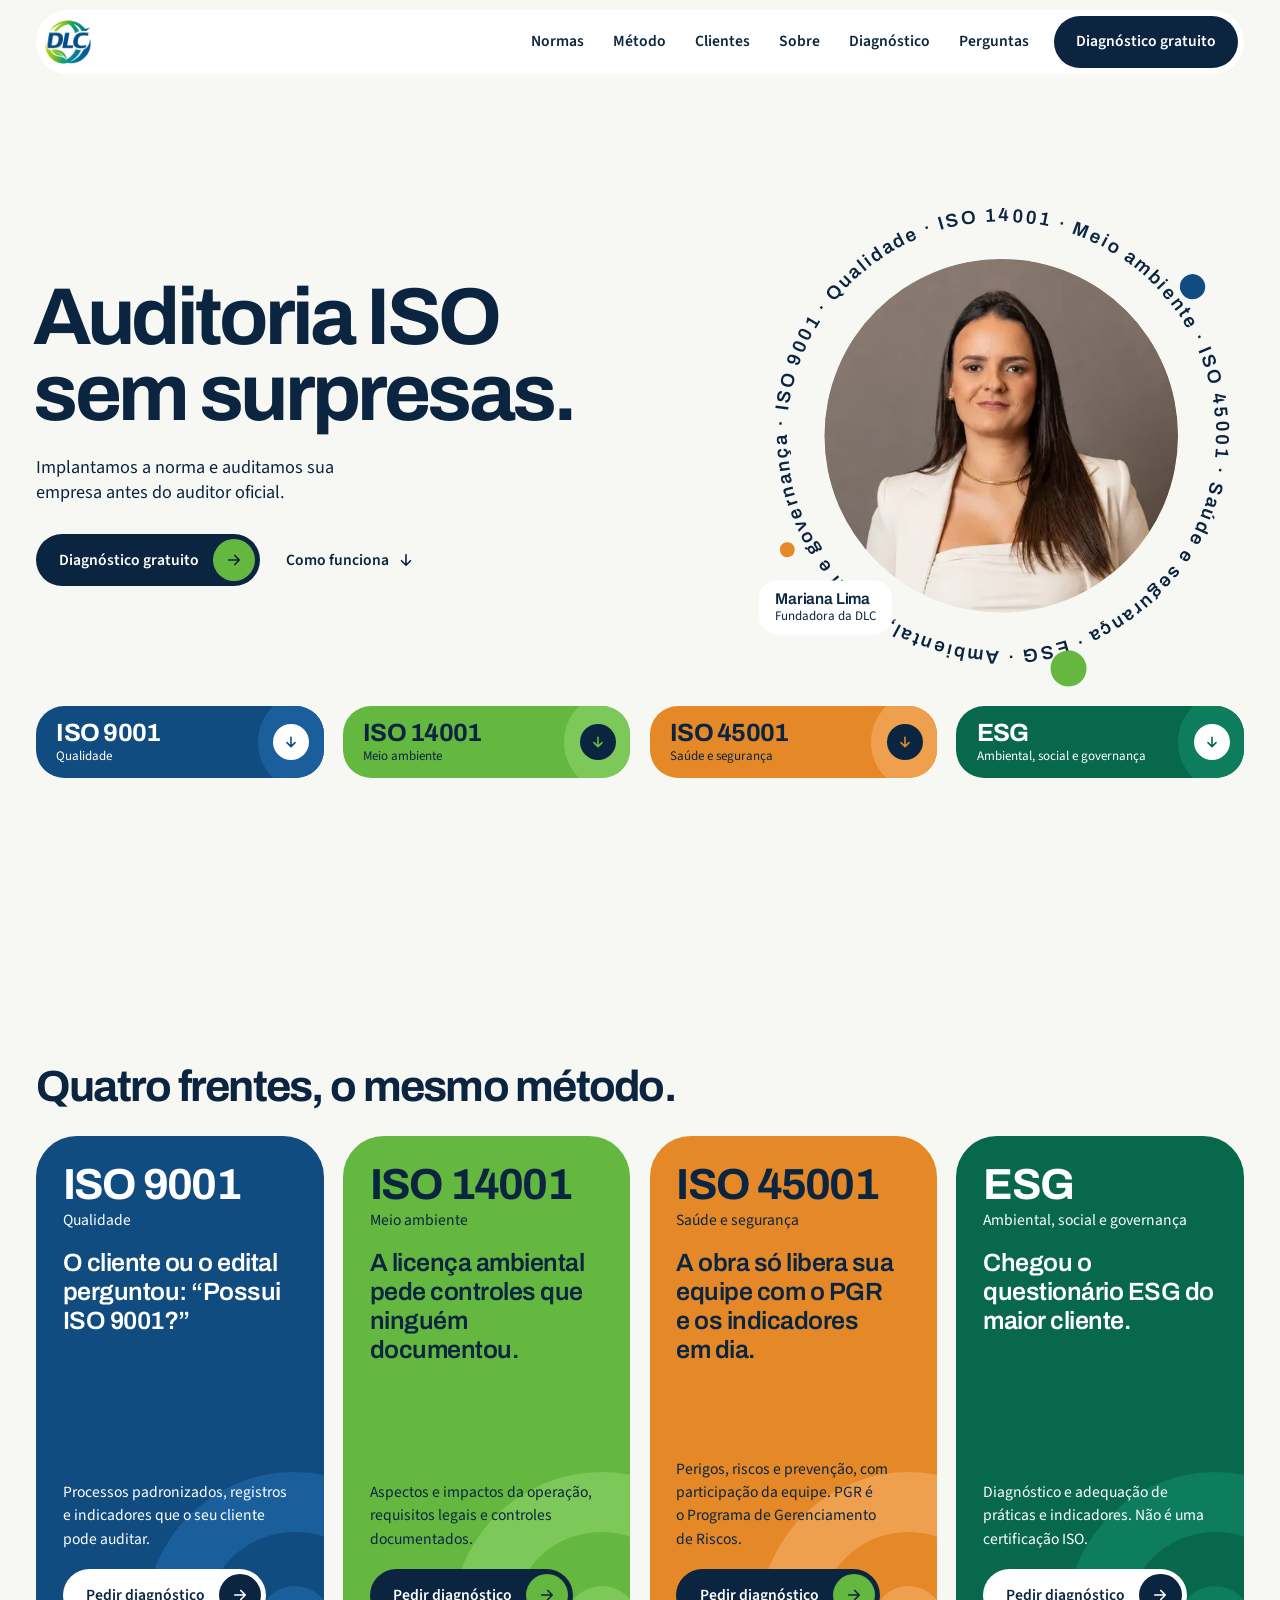
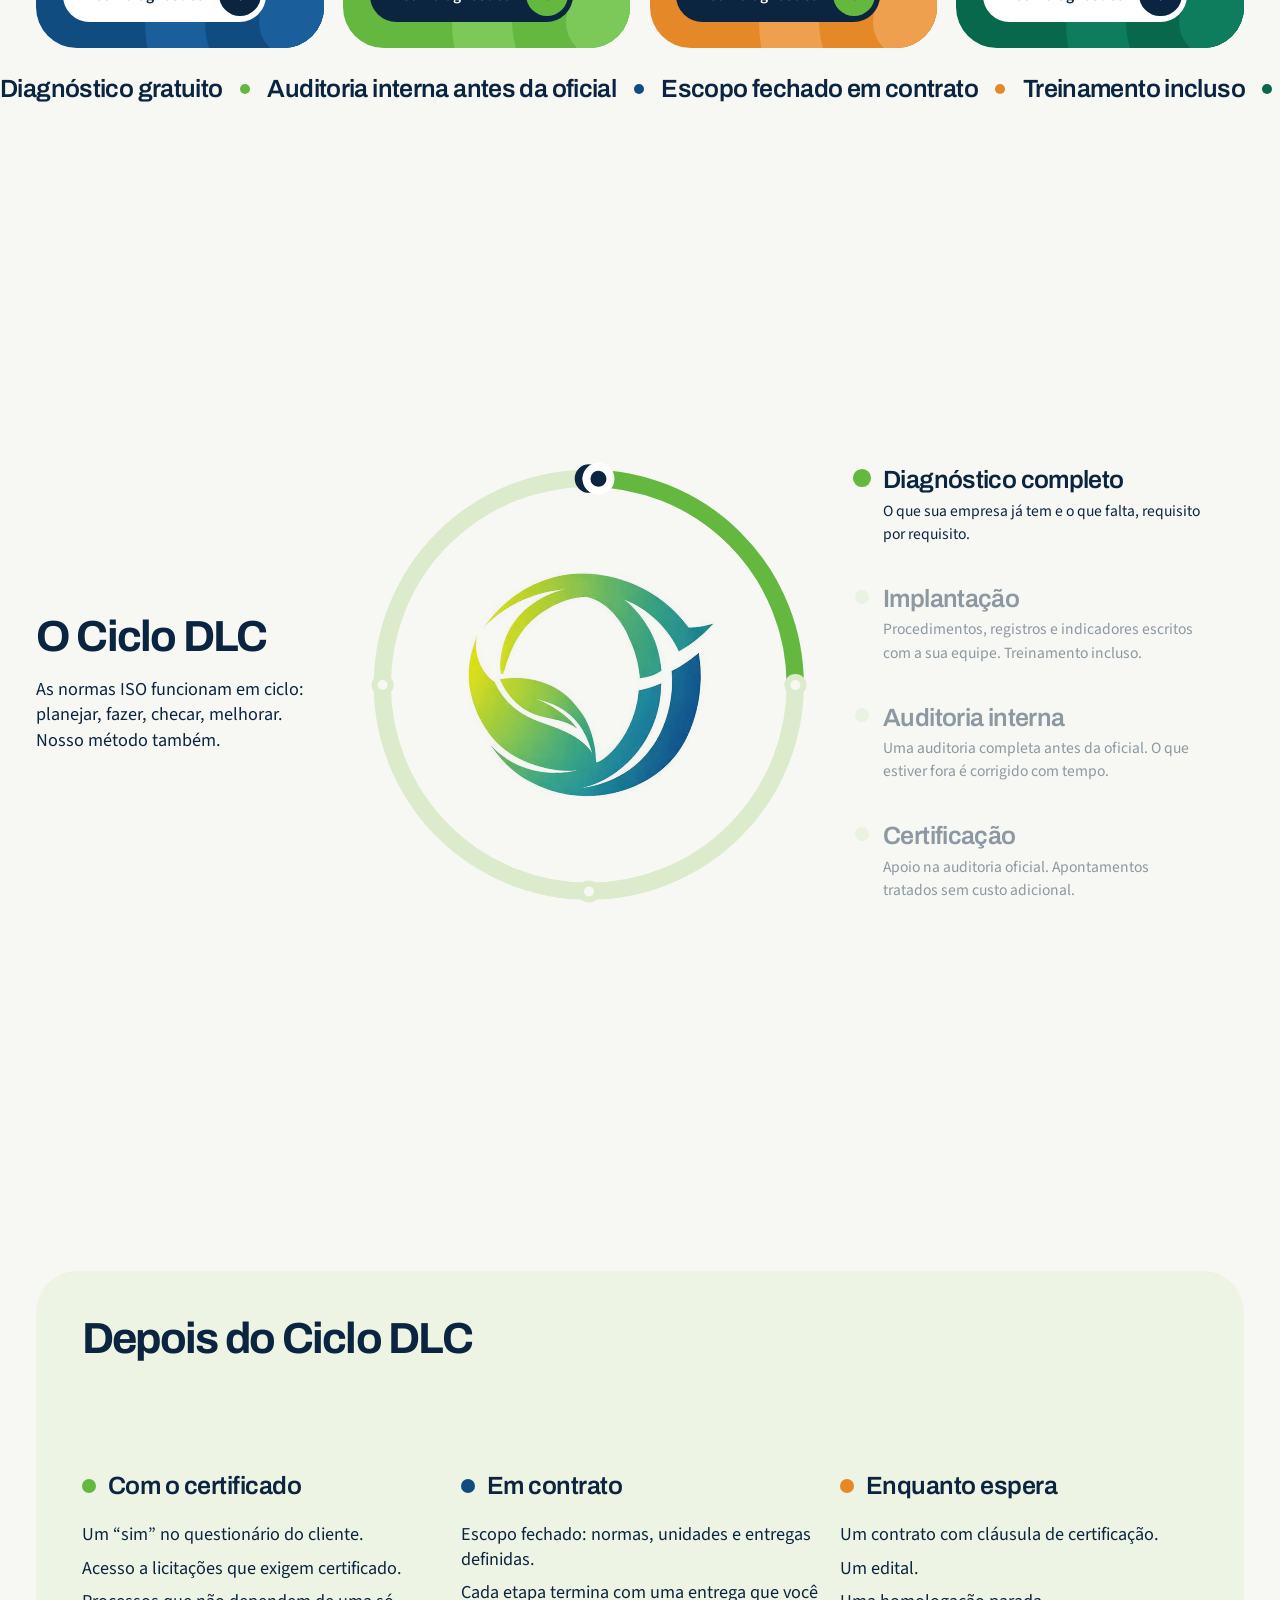
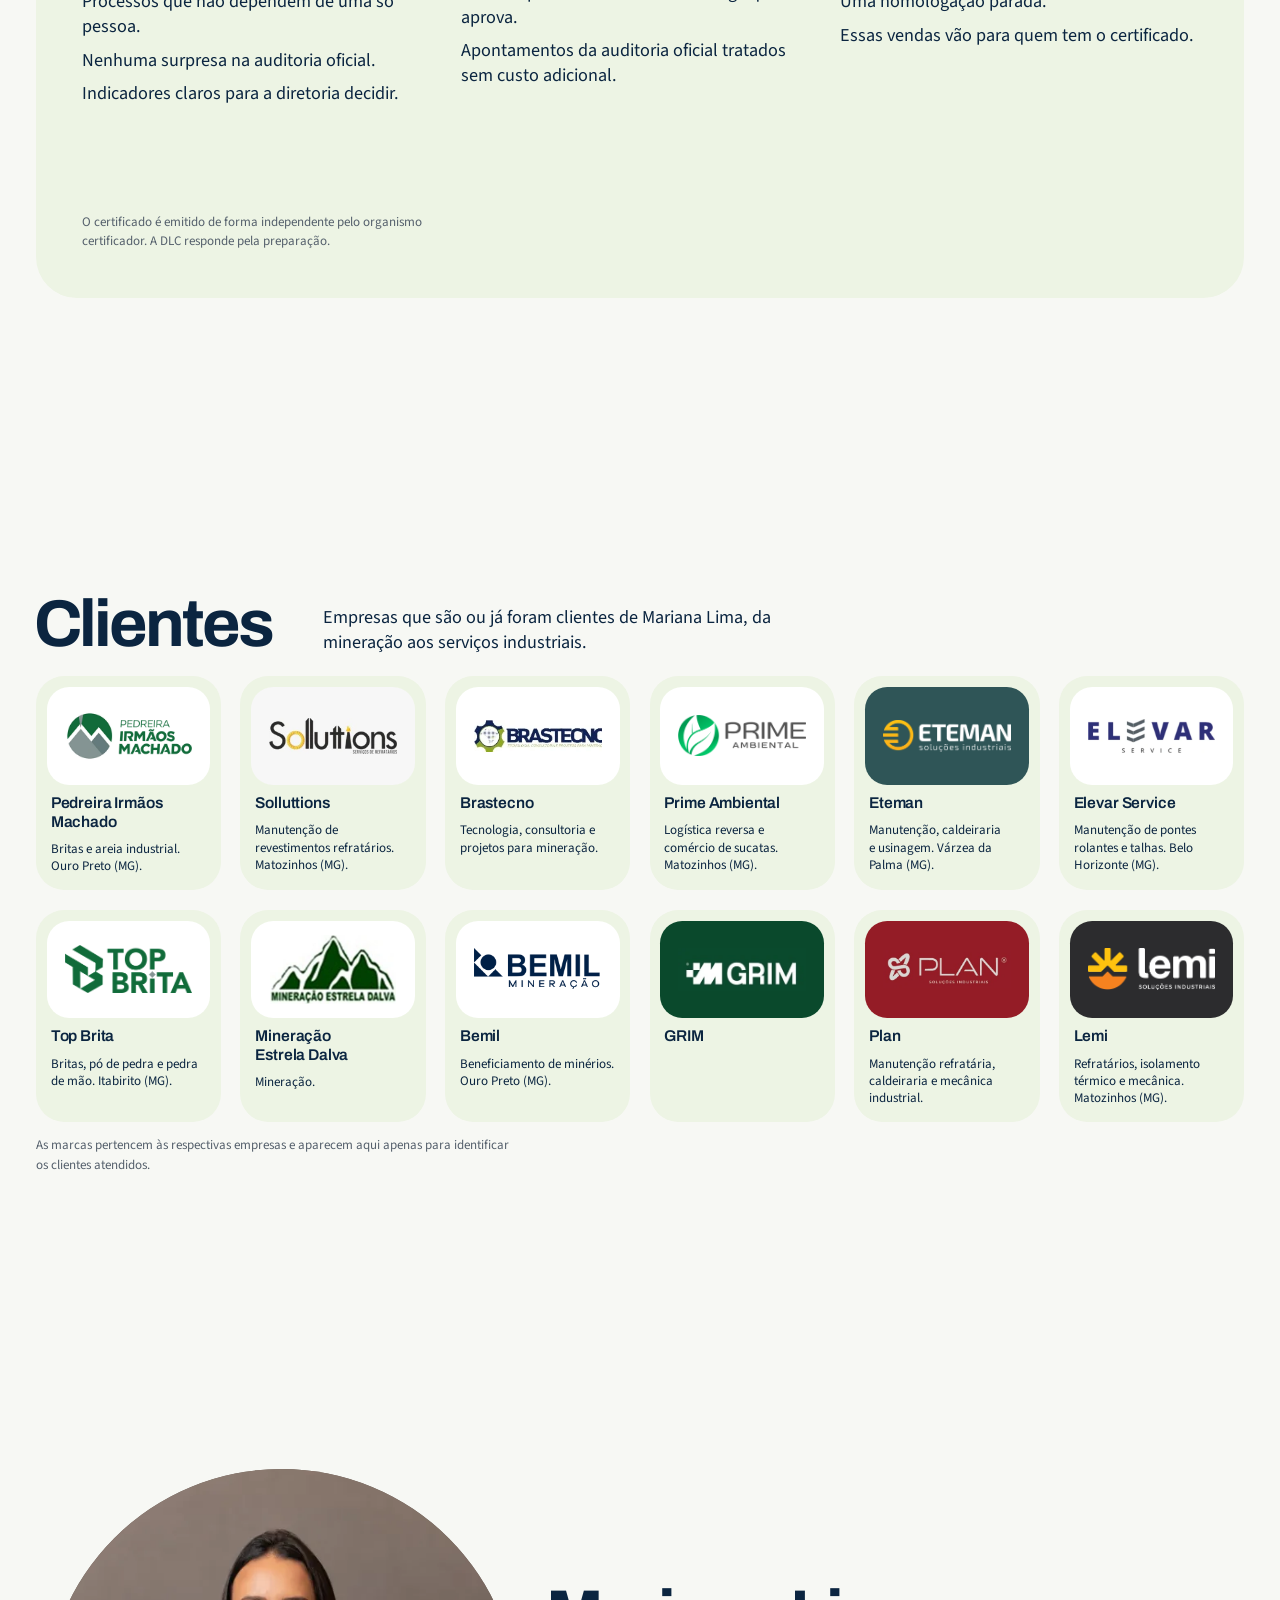
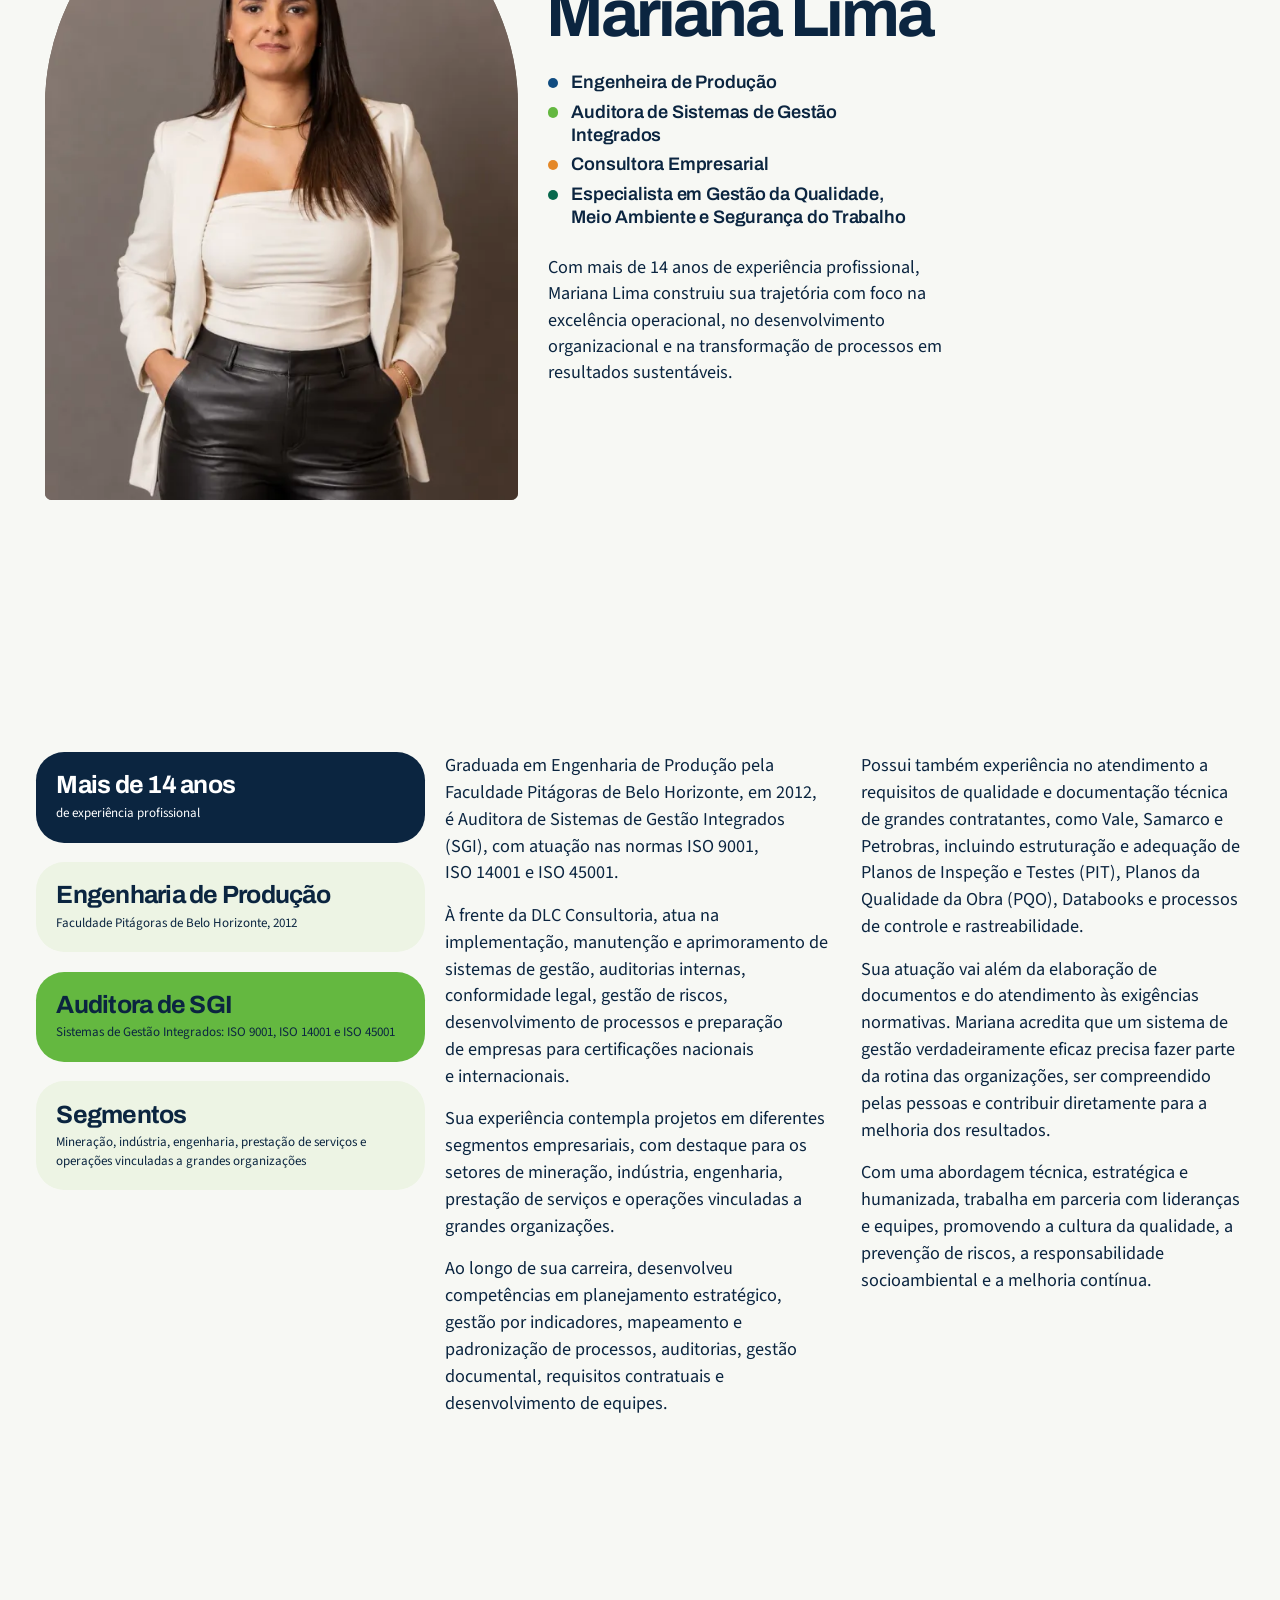
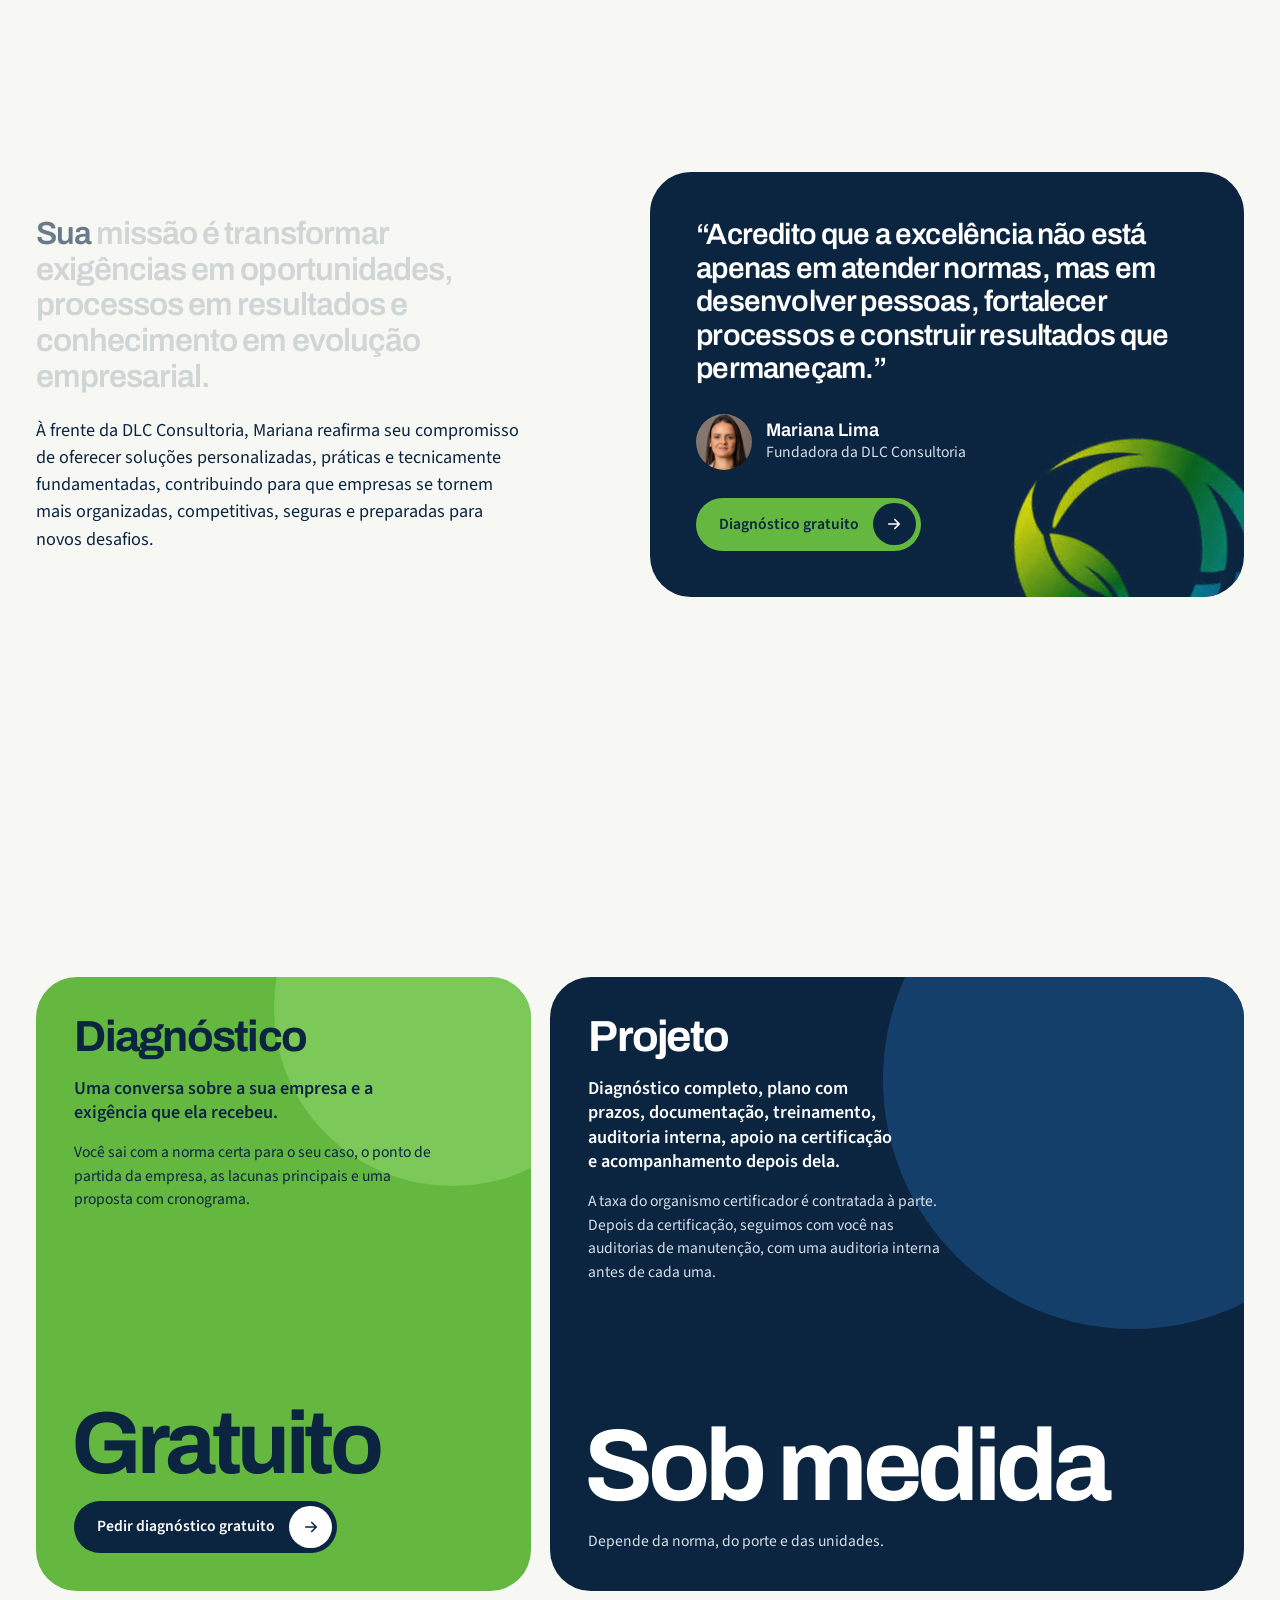
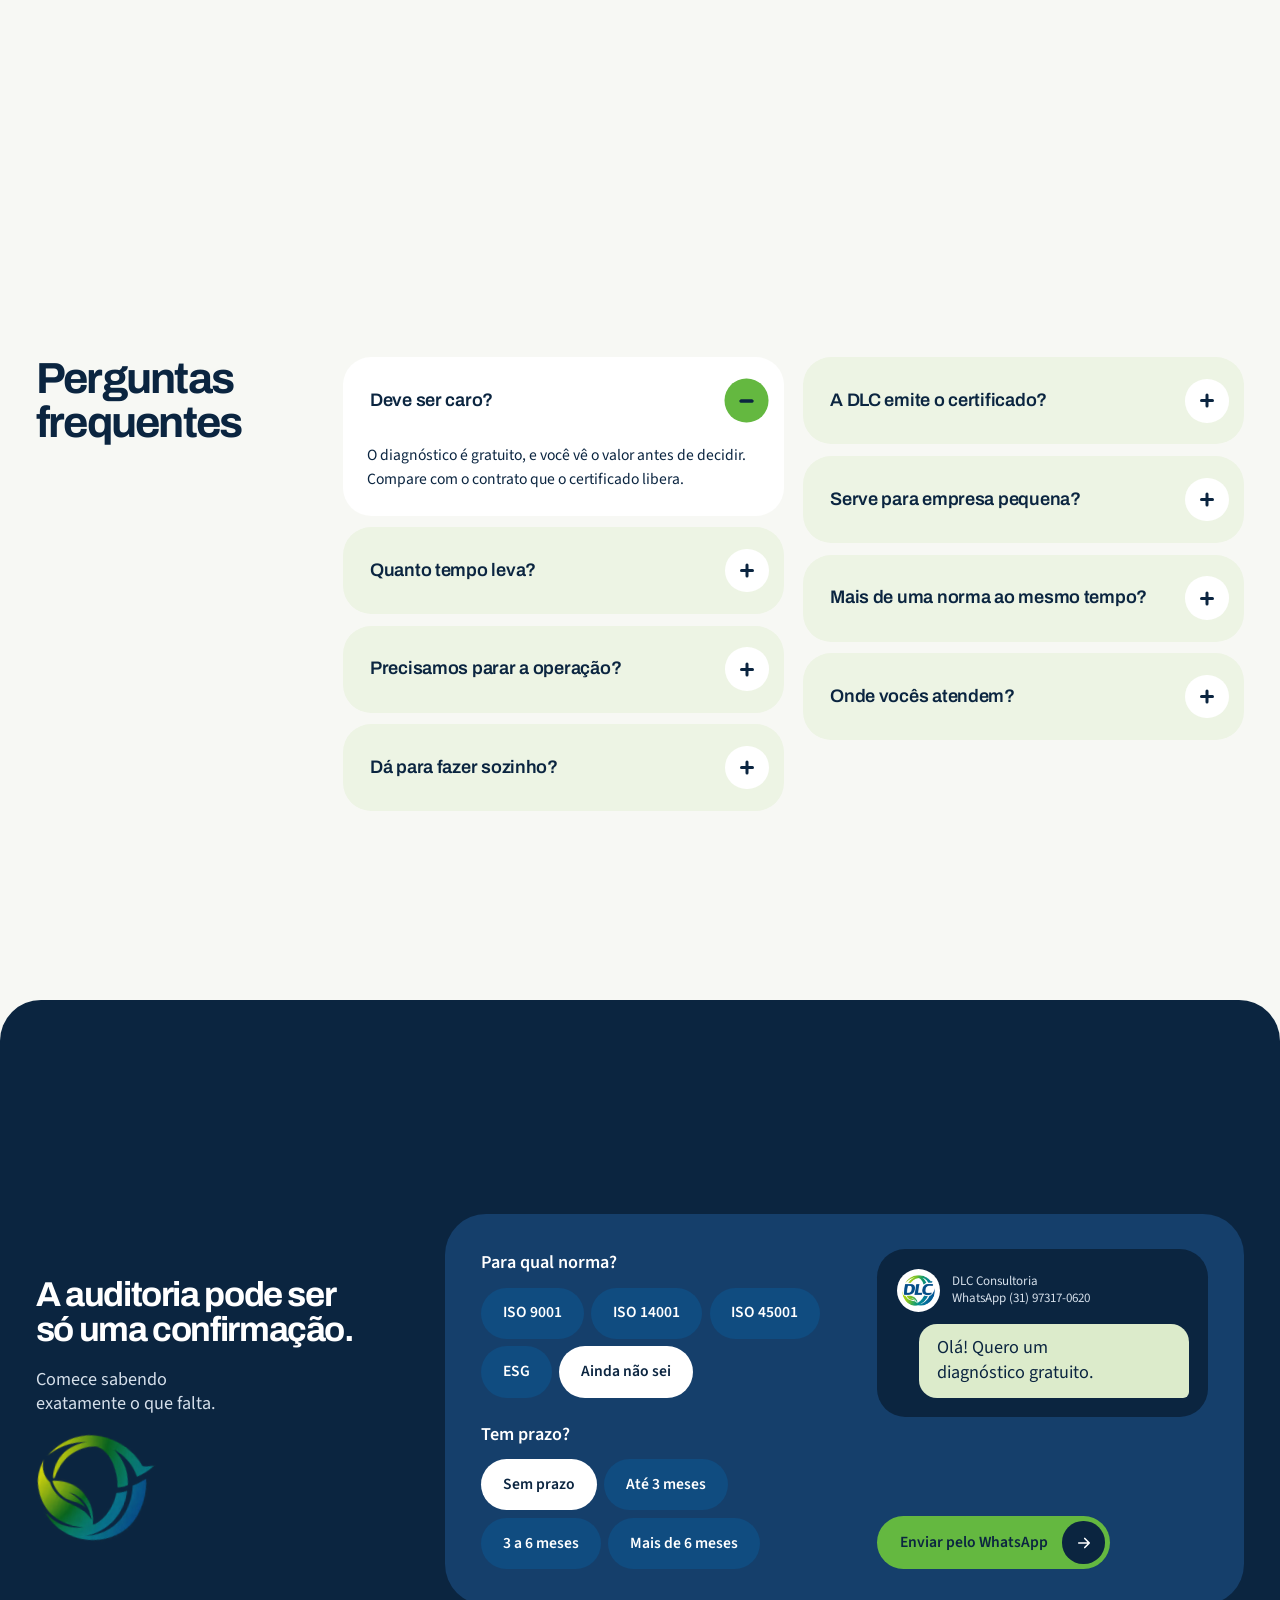
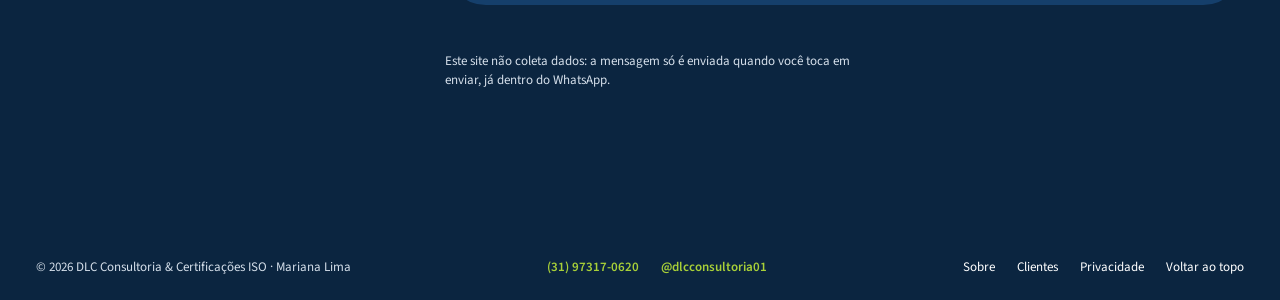
<file: index.html>
<!doctype html>
<html lang="pt-BR">
<head>
  <meta charset="utf-8">
  <meta name="viewport" content="width=device-width, initial-scale=1, viewport-fit=cover">
  <title>Consultoria ISO 9001, 14001, 45001 e ESG | DLC Consultoria</title>
  <meta name="description" content="Consultoria para implantar ISO 9001, 14001 e 45001 e práticas ESG, com auditoria interna antes da certificação. Diagnóstico inicial gratuito.">
  <meta name="robots" content="index, follow, max-image-preview:large">
  <meta name="theme-color" content="#F7F8F4">
  <meta name="color-scheme" content="light">

  <meta property="og:type" content="website">
  <meta property="og:locale" content="pt_BR">
  <meta property="og:site_name" content="DLC Consultoria &amp; Certificações ISO">
  <meta property="og:title" content="Consultoria ISO 9001, 14001, 45001 e ESG | DLC Consultoria">
  <meta property="og:description" content="Consultoria para implantar ISO 9001, 14001 e 45001 e práticas ESG, com auditoria interna antes da certificação. Diagnóstico inicial gratuito.">
  <meta property="og:url" content="https://www.dlcconsultoria.com.br/">
  <meta property="og:image" content="https://www.dlcconsultoria.com.br/assets/og-image.jpg">
  <meta property="og:image:width" content="1200">
  <meta property="og:image:height" content="630">
  <link rel="canonical" href="https://www.dlcconsultoria.com.br/">
  <meta name="twitter:card" content="summary_large_image">

  <script type="application/ld+json">
  {
    "@context": "https://schema.org",
    "@graph": [
      {
        "@type": "Organization",
        "@id": "https://www.dlcconsultoria.com.br/#organizacao",
        "name": "DLC Consultoria & Certificações ISO",
        "alternateName": "DLC Consultoria",
        "url": "https://www.dlcconsultoria.com.br/",
        "logo": {
          "@type": "ImageObject",
          "url": "https://www.dlcconsultoria.com.br/assets/logo-simbolo.png",
          "width": 192,
          "height": 181
        },
        "image": "https://www.dlcconsultoria.com.br/assets/og-image.jpg",
        "description": "Consultoria em implantação de ISO 9001, ISO 14001 e ISO 45001 e em práticas ESG, com auditoria interna antes da auditoria de certificação. O certificado é emitido por um organismo certificador independente.",
        "telephone": "+55-31-97317-0620",
        "sameAs": [
          "https://www.instagram.com/dlcconsultoria01/"
        ],
        "founder": {
          "@id": "https://www.dlcconsultoria.com.br/#mariana-lima"
        },
        "contactPoint": {
          "@type": "ContactPoint",
          "contactType": "customer service",
          "telephone": "+55-31-97317-0620",
          "url": "https://wa.me/5531973170620",
          "availableLanguage": "pt-BR"
        },
        "knowsAbout": [
          "ISO 9001",
          "ISO 14001",
          "ISO 45001",
          "ESG",
          "Sistema de Gestão Integrado",
          "Auditoria interna"
        ],
        "hasOfferCatalog": {
          "@type": "OfferCatalog",
          "name": "Serviços",
          "itemListElement": [
            {
              "@type": "Offer",
              "itemOffered": {
                "@type": "Service",
                "name": "Implantação da ISO 9001 (Gestão da Qualidade)",
                "description": "Processos padronizados, registros e indicadores que o seu cliente pode auditar.",
                "provider": {
                  "@id": "https://www.dlcconsultoria.com.br/#organizacao"
                }
              }
            },
            {
              "@type": "Offer",
              "itemOffered": {
                "@type": "Service",
                "name": "Implantação da ISO 14001 (Gestão Ambiental)",
                "description": "Aspectos e impactos da operação, requisitos legais e controles documentados.",
                "provider": {
                  "@id": "https://www.dlcconsultoria.com.br/#organizacao"
                }
              }
            },
            {
              "@type": "Offer",
              "itemOffered": {
                "@type": "Service",
                "name": "Implantação da ISO 45001 (Saúde e Segurança do Trabalho)",
                "description": "Perigos, riscos e prevenção, com participação da equipe.",
                "provider": {
                  "@id": "https://www.dlcconsultoria.com.br/#organizacao"
                }
              }
            },
            {
              "@type": "Offer",
              "itemOffered": {
                "@type": "Service",
                "name": "Diagnóstico e adequação ESG",
                "description": "Diagnóstico e adequação de práticas e indicadores. Não é uma certificação ISO.",
                "provider": {
                  "@id": "https://www.dlcconsultoria.com.br/#organizacao"
                }
              }
            },
            {
              "@type": "Offer",
              "price": "0",
              "priceCurrency": "BRL",
              "itemOffered": {
                "@type": "Service",
                "name": "Diagnóstico inicial gratuito",
                "description": "Uma conversa sobre a sua empresa e a exigência que ela recebeu, com a norma certa para o caso, as lacunas principais e uma proposta com cronograma.",
                "provider": {
                  "@id": "https://www.dlcconsultoria.com.br/#organizacao"
                }
              }
            }
          ]
        }
      },
      {
        "@type": "Person",
        "@id": "https://www.dlcconsultoria.com.br/#mariana-lima",
        "name": "Mariana Lima",
        "jobTitle": "Engenheira de Produção e Auditora de Sistemas de Gestão Integrados",
        "description": "Fundadora da DLC Consultoria, com mais de 14 anos de experiência profissional em gestão da qualidade, meio ambiente e segurança do trabalho.",
        "image": "https://www.dlcconsultoria.com.br/assets/mariana-960.webp",
        "worksFor": {
          "@id": "https://www.dlcconsultoria.com.br/#organizacao"
        },
        "alumniOf": {
          "@type": "CollegeOrUniversity",
          "name": "Faculdade Pitágoras de Belo Horizonte"
        },
        "knowsAbout": [
          "ISO 9001",
          "ISO 14001",
          "ISO 45001",
          "Auditoria de Sistemas de Gestão Integrados",
          "Planos de Inspeção e Testes (PIT)",
          "Planos da Qualidade da Obra (PQO)",
          "Databooks"
        ]
      },
      {
        "@type": "WebSite",
        "@id": "https://www.dlcconsultoria.com.br/#site",
        "url": "https://www.dlcconsultoria.com.br/",
        "name": "DLC Consultoria",
        "inLanguage": "pt-BR",
        "publisher": {
          "@id": "https://www.dlcconsultoria.com.br/#organizacao"
        }
      },
      {
        "@type": "WebPage",
        "@id": "https://www.dlcconsultoria.com.br/#pagina",
        "url": "https://www.dlcconsultoria.com.br/",
        "name": "Consultoria ISO 9001, 14001, 45001 e ESG | DLC Consultoria",
        "description": "Consultoria para implantar ISO 9001, 14001 e 45001 e práticas ESG, com auditoria interna antes da certificação. Diagnóstico inicial gratuito.",
        "inLanguage": "pt-BR",
        "isPartOf": {
          "@id": "https://www.dlcconsultoria.com.br/#site"
        },
        "about": {
          "@id": "https://www.dlcconsultoria.com.br/#organizacao"
        },
        "primaryImageOfPage": {
          "@type": "ImageObject",
          "url": "https://www.dlcconsultoria.com.br/assets/og-image.jpg",
          "width": 1200,
          "height": 630
        },
        "dateModified": "2026-11-18"
      },
      {
        "@type": "FAQPage",
        "@id": "https://www.dlcconsultoria.com.br/#perguntas",
        "isPartOf": {
          "@id": "https://www.dlcconsultoria.com.br/#pagina"
        },
        "mainEntity": [
          {
            "@type": "Question",
            "name": "Deve ser caro?",
            "acceptedAnswer": {
              "@type": "Answer",
              "text": "O diagnóstico é gratuito, e você vê o valor antes de decidir. Compare com o contrato que o certificado libera."
            }
          },
          {
            "@type": "Question",
            "name": "Quanto tempo leva?",
            "acceptedAnswer": {
              "@type": "Answer",
              "text": "Depende do ponto de partida da empresa e da norma. O cronograma tem datas desde o primeiro mês, e um prazo de edital ou de cliente orienta o plano."
            }
          },
          {
            "@type": "Question",
            "name": "Precisamos parar a operação?",
            "acceptedAnswer": {
              "@type": "Answer",
              "text": "Não. A implantação acontece junto com a rotina, com algumas horas por semana dos responsáveis de cada área."
            }
          },
          {
            "@type": "Question",
            "name": "Dá para fazer sozinho?",
            "acceptedAnswer": {
              "@type": "Answer",
              "text": "Dá. O difícil é saber se está pronto antes do auditor chegar. Para isso existe a auditoria interna."
            }
          },
          {
            "@type": "Question",
            "name": "A DLC emite o certificado?",
            "acceptedAnswer": {
              "@type": "Answer",
              "text": "Não. Quem emite é um organismo certificador acreditado. Ajudamos a escolher o organismo e preparamos sua empresa para a auditoria."
            }
          },
          {
            "@type": "Question",
            "name": "Serve para empresa pequena?",
            "acceptedAnswer": {
              "@type": "Answer",
              "text": "Sim. O sistema é dimensionado para o porte da empresa."
            }
          },
          {
            "@type": "Question",
            "name": "Mais de uma norma ao mesmo tempo?",
            "acceptedAnswer": {
              "@type": "Answer",
              "text": "Sim. ISO 9001, 14001 e 45001 seguem a mesma estrutura de cláusulas, então implantamos em um sistema integrado."
            }
          },
          {
            "@type": "Question",
            "name": "Onde vocês atendem?",
            "acceptedAnswer": {
              "@type": "Answer",
              "text": "Fale com a DLC pelo WhatsApp (31) 97317-0620 e confirmamos o atendimento para a sua cidade."
            }
          }
        ]
      }
    ]
  }
  </script>

  <link rel="icon" type="image/png" href="assets/favicon.png">
  <link rel="apple-touch-icon" href="assets/apple-touch-icon.png">

  <link rel="preload" as="font" type="font/woff2" href="fonts/archivo-700-latin.woff2" crossorigin>
  <link rel="preload" as="font" type="font/woff2" href="fonts/source-sans-3-400-latin.woff2" crossorigin>
  <link rel="preload" as="image" type="image/webp" href="assets/mariana-disco-480.webp" imagesrcset="assets/mariana-disco-480.webp 480w, assets/mariana-disco-800.webp 800w" imagesizes="(min-width: 900px) 28vw, 70vw">
  <link rel="stylesheet" href="fonts.css">
  <link rel="stylesheet" href="styles.css">
  <script>
    /* As animações só valem se o main.js carregar inteiro; se falhar, a página aparece completa. */
    (function () {
      var d = document.documentElement;
      d.classList.add('js');
      setTimeout(function () { if (!window.__dlc) d.classList.remove('js'); }, 3000);
    })();
  </script>
</head>
<body>
  <a class="skip" href="#conteudo">Pular para o conteúdo</a>

  <header class="top" data-top>
    <a class="top-logo" href="#topo" aria-label="DLC Consultoria e Certificações ISO, início">
      <img src="assets/logo-simbolo.webp" width="112" height="106" alt="">
    </a>
    <nav class="top-nav" aria-label="Principal">
      <ul>
        <li><a href="#normas">Normas</a></li>
        <li><a href="#metodo">Método</a></li>
        <li><a href="#clientes">Clientes</a></li>
        <li><a href="#sobre">Sobre</a></li>
        <li><a href="#diagnostico">Diagnóstico</a></li>
        <li><a href="#perguntas">Perguntas</a></li>
      </ul>
    </nav>
    <button class="top-menu" type="button" aria-expanded="false" aria-controls="menu" data-menu-toggle>Menu</button>
    <a class="top-action" href="https://wa.me/5531973170620?text=Ol%C3%A1!%20Quero%20um%20diagn%C3%B3stico%20gratuito." target="_blank" rel="noopener">Diagnóstico gratuito</a>
    <nav class="top-panel" id="menu" aria-label="Seções" hidden data-menu>
      <a href="#normas">Normas</a>
      <a href="#metodo">Método</a>
      <a href="#clientes">Clientes</a>
      <a href="#sobre">Sobre</a>
      <a href="#diagnostico">Diagnóstico</a>
      <a href="#perguntas">Perguntas</a>
    </nav>
  </header>

  <main id="conteudo">

    <!-- Dobra: a promessa e o globo em órbita -->
    <section class="hero screen wrap" id="topo" aria-labelledby="titulo" data-hero data-p="exit">
      <div class="hero-grid">
        <div class="hero-text">
          <h1 id="titulo" data-split>Auditoria ISO<br> sem surpresas.</h1>
          <p class="hero-lead" data-in style="--d: 4">Implantamos a norma e auditamos sua empresa antes do auditor oficial.</p>
          <div class="hero-actions" data-in style="--d: 5">
            <a class="btn" href="https://wa.me/5531973170620?text=Ol%C3%A1!%20Quero%20um%20diagn%C3%B3stico%20gratuito." target="_blank" rel="noopener" data-magnetic>
              <span>Diagnóstico gratuito</span>
              <span class="btn-ico" aria-hidden="true"><svg viewBox="0 0 24 24"><path d="M5 12h14M13 6l6 6-6 6"/></svg></span>
            </a>
            <a class="link-down" href="#metodo">
              <span>Como funciona</span>
              <svg viewBox="0 0 24 24" aria-hidden="true"><path d="M12 5v14M6 13l6 6 6-6"/></svg>
            </a>
          </div>
        </div>

        <div class="orbit" data-orbit>
          <div class="orbit-spin" aria-hidden="true">
            <svg class="orbit-ring" viewBox="0 0 400 400" focusable="false">
              <defs><path id="anel" d="M200 200m-177 0a177 177 0 1 1 354 0a177 177 0 1 1-354 0"/></defs>
              <text><textPath href="#anel" textLength="1104" lengthAdjust="spacing">ISO 9001 · Qualidade · ISO 14001 · Meio ambiente · ISO 45001 · Saúde e segurança · ESG · Ambiental, social e governança ·</textPath></text>
            </svg>
          </div>
          <figure class="orbit-photo">
            <img src="assets/mariana-disco-480.webp" srcset="assets/mariana-disco-480.webp 480w, assets/mariana-disco-800.webp 800w" sizes="(min-width: 900px) 28vw, 70vw"
                 width="800" height="800" fetchpriority="high"
                 alt="Mariana Lima, fundadora da DLC, de blazer claro, em retrato de estúdio.">
          </figure>
          <span class="orbit-path orbit-path--a" aria-hidden="true"><i></i></span>
          <span class="orbit-path orbit-path--b" aria-hidden="true"><i></i></span>
          <span class="orbit-path orbit-path--c" aria-hidden="true"><i></i></span>
          <a class="orbit-tag" href="#sobre"><strong>Mariana Lima</strong> <span>Fundadora da <span translate="no">DLC</span></span></a>
        </div>
      </div>

      <ul class="seals" aria-label="Normas atendidas" data-in-group>
        <li><a class="seal seal--9001" href="#normas" data-card="iso-9001"><span class="seal-code" translate="no">ISO&nbsp;9001</span><span class="seal-name">Qualidade</span><span class="seal-go" aria-hidden="true"><svg viewBox="0 0 24 24"><path d="M12 5v14M6 13l6 6 6-6"/></svg></span></a></li>
        <li><a class="seal seal--14001" href="#normas" data-card="iso-14001"><span class="seal-code" translate="no">ISO&nbsp;14001</span><span class="seal-name">Meio ambiente</span><span class="seal-go" aria-hidden="true"><svg viewBox="0 0 24 24"><path d="M12 5v14M6 13l6 6 6-6"/></svg></span></a></li>
        <li><a class="seal seal--45001" href="#normas" data-card="iso-45001"><span class="seal-code" translate="no">ISO&nbsp;45001</span><span class="seal-name">Saúde e segurança</span><span class="seal-go" aria-hidden="true"><svg viewBox="0 0 24 24"><path d="M12 5v14M6 13l6 6 6-6"/></svg></span></a></li>
        <li><a class="seal seal--esg" href="#normas" data-card="esg"><span class="seal-code" translate="no">ESG</span><span class="seal-name">Ambiental, social e governança</span><span class="seal-go" aria-hidden="true"><svg viewBox="0 0 24 24"><path d="M12 5v14M6 13l6 6 6-6"/></svg></span></a></li>
      </ul>
    </section>

    <!-- Normas: quatro cartões de cor -->
    <section class="norms screen wrap" id="normas" aria-labelledby="normas-t">
      <h2 class="title" id="normas-t" data-split>Quatro frentes, o mesmo método.</h2>

      <div class="cards" data-in-group>
        <article class="card card--9001" id="iso-9001">
          <span class="card-orb" aria-hidden="true"></span>
          <h3 class="card-code"><span translate="no">ISO&nbsp;9001</span> <small>Qualidade</small></h3>
          <p class="card-quote">O cliente ou o edital perguntou: “Possui ISO&nbsp;9001?”</p>
          <div class="card-text">
            <p>Processos padronizados, registros e indicadores que o seu cliente pode auditar.</p>
            <a class="btn btn--light" href="https://wa.me/5531973170620?text=Ol%C3%A1!%20Quero%20um%20diagn%C3%B3stico%20gratuito%20para%20ISO%209001." target="_blank" rel="noopener" aria-label="Pedir diagnóstico para ISO 9001">
              <span>Pedir diagnóstico</span>
              <span class="btn-ico" aria-hidden="true"><svg viewBox="0 0 24 24"><path d="M5 12h14M13 6l6 6-6 6"/></svg></span>
            </a>
          </div>
        </article>

        <article class="card card--14001" id="iso-14001">
          <span class="card-orb" aria-hidden="true"></span>
          <h3 class="card-code"><span translate="no">ISO&nbsp;14001</span> <small>Meio ambiente</small></h3>
          <p class="card-quote">A licença ambiental pede controles que ninguém documentou.</p>
          <div class="card-text">
            <p>Aspectos e impactos da operação, requisitos legais e controles documentados.</p>
            <a class="btn" href="https://wa.me/5531973170620?text=Ol%C3%A1!%20Quero%20um%20diagn%C3%B3stico%20gratuito%20para%20ISO%2014001." target="_blank" rel="noopener" aria-label="Pedir diagnóstico para ISO 14001">
              <span>Pedir diagnóstico</span>
              <span class="btn-ico" aria-hidden="true"><svg viewBox="0 0 24 24"><path d="M5 12h14M13 6l6 6-6 6"/></svg></span>
            </a>
          </div>
        </article>

        <article class="card card--45001" id="iso-45001">
          <span class="card-orb" aria-hidden="true"></span>
          <h3 class="card-code"><span translate="no">ISO&nbsp;45001</span> <small>Saúde e segurança</small></h3>
          <p class="card-quote">A obra só libera sua equipe com o PGR e os indicadores em dia.</p>
          <div class="card-text">
            <p>Perigos, riscos e prevenção, com participação da equipe. PGR é o Programa de Gerenciamento de Riscos.</p>
            <a class="btn" href="https://wa.me/5531973170620?text=Ol%C3%A1!%20Quero%20um%20diagn%C3%B3stico%20gratuito%20para%20ISO%2045001." target="_blank" rel="noopener" aria-label="Pedir diagnóstico para ISO 45001">
              <span>Pedir diagnóstico</span>
              <span class="btn-ico" aria-hidden="true"><svg viewBox="0 0 24 24"><path d="M5 12h14M13 6l6 6-6 6"/></svg></span>
            </a>
          </div>
        </article>

        <article class="card card--esg" id="esg">
          <span class="card-orb" aria-hidden="true"></span>
          <h3 class="card-code"><span translate="no">ESG</span> <small>Ambiental, social e governança</small></h3>
          <p class="card-quote">Chegou o questionário ESG do maior cliente.</p>
          <div class="card-text">
            <p>Diagnóstico e adequação de práticas e indicadores. Não é uma certificação ISO.</p>
            <a class="btn btn--light" href="https://wa.me/5531973170620?text=Ol%C3%A1!%20Quero%20um%20diagn%C3%B3stico%20gratuito%20de%20ESG." target="_blank" rel="noopener" aria-label="Pedir diagnóstico de ESG">
              <span>Pedir diagnóstico</span>
              <span class="btn-ico" aria-hidden="true"><svg viewBox="0 0 24 24"><path d="M5 12h14M13 6l6 6-6 6"/></svg></span>
            </a>
          </div>
        </article>
      </div>

      <div class="marquee" aria-hidden="true">
        <div class="marquee-track">
          <p class="marquee-group">Diagnóstico gratuito<i style="--c: var(--green)"></i>Auditoria interna antes da oficial<i style="--c: var(--navy)"></i>Escopo fechado em contrato<i style="--c: var(--orange)"></i>Treinamento incluso<i style="--c: var(--forest)"></i></p>
          <p class="marquee-group">Diagnóstico gratuito<i style="--c: var(--green)"></i>Auditoria interna antes da oficial<i style="--c: var(--navy)"></i>Escopo fechado em contrato<i style="--c: var(--orange)"></i>Treinamento incluso<i style="--c: var(--forest)"></i></p>
        </div>
      </div>
    </section>

    <!-- Método: a roda do ciclo -->
    <section class="cycle screen wrap" id="metodo" aria-labelledby="metodo-t" data-cycle>
      <div class="grid cycle-grid">
        <div class="cycle-head">
          <h2 class="title" id="metodo-t" data-split>O Ciclo <span translate="no">DLC</span></h2>
          <p class="cycle-lead" data-in style="--d: 1">As normas ISO funcionam em ciclo: planejar, fazer, checar, melhorar. Nosso método também.</p>
        </div>

        <div class="wheel" aria-hidden="true" data-in style="--d: 2">
          <svg viewBox="0 0 400 400" focusable="false">
            <circle class="wheel-rail" cx="200" cy="200" r="168"/>
            <circle class="wheel-arc" cx="200" cy="200" r="168" pathLength="100"/>
          </svg>
          <img class="wheel-logo" src="assets/simbolo-arco.webp" width="586" height="538" alt="" loading="lazy" decoding="async">
          <span class="wheel-dot" style="--a: 0deg"></span>
          <span class="wheel-dot" style="--a: 90deg"></span>
          <span class="wheel-dot" style="--a: 180deg"></span>
          <span class="wheel-dot" style="--a: 270deg"></span>
          <span class="wheel-marker"></span>
        </div>

        <ol class="cycle-steps" data-in style="--d: 3">
          <li>
            <h3>Diagnóstico completo</h3>
            <p>O que sua empresa já tem e o que falta, requisito por requisito.</p>
          </li>
          <li>
            <h3>Implantação</h3>
            <p>Procedimentos, registros e indicadores escritos com a sua equipe. Treinamento incluso.</p>
          </li>
          <li>
            <h3>Auditoria interna</h3>
            <p>Uma auditoria completa antes da oficial. O que estiver fora é corrigido com tempo.</p>
          </li>
          <li>
            <h3>Certificação</h3>
            <p>Apoio na auditoria oficial. Apontamentos tratados sem custo adicional.</p>
          </li>
        </ol>
      </div>
    </section>

    <!-- O que muda -->
    <section class="proof screen wrap" aria-labelledby="muda-t">
      <div class="proof-panel">
        <h2 class="title" id="muda-t" data-split>Depois do Ciclo <span translate="no">DLC</span></h2>
        <div class="proof-cols" data-in-group>
          <div style="--c: var(--green)">
            <h3>Com o certificado</h3>
            <ul>
              <li>Um “sim” no questionário do cliente.</li>
              <li>Acesso a licitações que exigem certificado.</li>
              <li>Processos que não dependem de uma só pessoa.</li>
              <li>Nenhuma surpresa na auditoria oficial.</li>
              <li>Indicadores claros para a diretoria decidir.</li>
            </ul>
          </div>
          <div style="--c: var(--navy)">
            <h3>Em contrato</h3>
            <ul>
              <li>Escopo fechado: normas, unidades e entregas definidas.</li>
              <li>Cada etapa termina com uma entrega que você aprova.</li>
              <li>Apontamentos da auditoria oficial tratados sem custo adicional.</li>
            </ul>
          </div>
          <div style="--c: var(--orange)">
            <h3>Enquanto espera</h3>
            <ul>
              <li>Um contrato com cláusula de certificação.</li>
              <li>Um edital.</li>
              <li>Uma homologação parada.</li>
              <li>Essas vendas vão para quem tem o certificado.</li>
            </ul>
          </div>
        </div>
        <p class="proof-note" data-in>O certificado é emitido de forma independente pelo organismo certificador. A <span translate="no">DLC</span> responde pela preparação.</p>
      </div>
    </section>

    <!-- Clientes -->
    <section class="screen wrap" id="clientes" aria-labelledby="clientes-t">
      <div class="clients-head">
        <h2 class="title" id="clientes-t" data-split>Clientes</h2>
        <p class="clients-lead" data-in style="--d: 2">Empresas que são ou já foram clientes de Mariana Lima, da mineração aos serviços industriais.</p>
      </div>

      <ul class="clients" data-in-group>
        <li><article class="client">
          <div class="client-logo"><img src="assets/clientes/pedreira-irmaos-machado.webp" width="350" height="136" alt="" loading="lazy" decoding="async"></div>
          <h3 translate="no">Pedreira Irmãos Machado</h3>
          <p>Britas e areia industrial. Ouro Preto (MG).</p>
        </article></li>
        <li><article class="client">
          <div class="client-logo" style="--logo-bg: #F7F7F7"><img src="assets/clientes/solluttions.webp" width="209" height="59" alt="" loading="lazy" decoding="async"></div>
          <h3 translate="no">Solluttions</h3>
          <p>Manutenção de revestimentos refratários. Matozinhos (MG).</p>
        </article></li>
        <li><article class="client">
          <div class="client-logo"><img src="assets/clientes/brastecno.webp" width="201" height="50" alt="" loading="lazy" decoding="async"></div>
          <h3 translate="no">Brastecno</h3>
          <p>Tecnologia, consultoria e projetos para mineração.</p>
        </article></li>
        <li><article class="client">
          <div class="client-logo"><img src="assets/clientes/prime-ambiental.webp" width="560" height="179" alt="" loading="lazy" decoding="async"></div>
          <h3 translate="no">Prime Ambiental</h3>
          <p>Logística reversa e comércio de sucatas. Matozinhos (MG).</p>
        </article></li>
        <li><article class="client">
          <div class="client-logo" style="--logo-bg: #2F5557"><img src="assets/clientes/eteman.webp" width="560" height="141" alt="" loading="lazy" decoding="async"></div>
          <h3 translate="no">Eteman</h3>
          <p>Manutenção, caldeiraria e usinagem. Várzea da Palma (MG).</p>
        </article></li>
        <li><article class="client">
          <div class="client-logo"><img src="assets/clientes/elevar-service.webp" width="358" height="97" alt="" loading="lazy" decoding="async"></div>
          <h3 translate="no">Elevar Service</h3>
          <p>Manutenção de pontes rolantes e talhas. Belo Horizonte (MG).</p>
        </article></li>
        <li><article class="client">
          <div class="client-logo"><img src="assets/clientes/top-brita.webp" width="560" height="210" alt="" loading="lazy" decoding="async"></div>
          <h3 translate="no">Top Brita</h3>
          <p>Britas, pó de pedra e pedra de mão. Itabirito (MG).</p>
        </article></li>
        <li><article class="client">
          <div class="client-logo"><img src="assets/clientes/mineracao-estrela-dalva.webp" width="188" height="103" alt="" loading="lazy" decoding="async"></div>
          <h3 translate="no">Mineração Estrela Dalva</h3>
          <p>Mineração.</p>
        </article></li>
        <li><article class="client">
          <div class="client-logo"><img src="assets/clientes/bemil.webp" width="400" height="134" alt="" loading="lazy" decoding="async"></div>
          <h3 translate="no">Bemil</h3>
          <p>Beneficiamento de minérios. Ouro Preto (MG).</p>
        </article></li>
        <li><article class="client">
          <div class="client-logo" style="--logo-bg: #0A492C"><img src="assets/clientes/grim.webp" width="278" height="93" alt="" loading="lazy" decoding="async"></div>
          <h3 translate="no">GRIM</h3>
        </article></li>
        <li><article class="client">
          <div class="client-logo" style="--logo-bg: #941C26"><img src="assets/clientes/plan.webp" width="380" height="112" alt="" loading="lazy" decoding="async"></div>
          <h3 translate="no">Plan</h3>
          <p>Manutenção refratária, caldeiraria e mecânica industrial.</p>
        </article></li>
        <li><article class="client">
          <div class="client-logo" style="--logo-bg: #2C2C2E"><img src="assets/clientes/lemi.webp" width="271" height="88" alt="" loading="lazy" decoding="async"></div>
          <h3 translate="no">Lemi</h3>
          <p>Refratários, isolamento térmico e mecânica. Matozinhos (MG).</p>
        </article></li>
      </ul>

      <p class="clients-note" data-in>As marcas pertencem às respectivas empresas e aparecem aqui apenas para identificar os clientes atendidos.</p>
    </section>

    <!-- Sobre: quem é -->
    <section class="about screen wrap" id="sobre" aria-labelledby="sobre-t">
      <div class="grid about-grid">
        <figure class="about-photo" data-in data-p="view">
          <img src="assets/mariana-640.webp" srcset="assets/mariana-640.webp 640w, assets/mariana-960.webp 960w" sizes="(min-width: 900px) 30vw, 72vw"
               width="960" height="1292" loading="lazy" decoding="async" alt="Mariana Lima em pé, de blazer claro, com as mãos nos bolsos.">
        </figure>
        <div class="about-text">
          <h2 class="bio-name" id="sobre-t" data-split>Mariana Lima</h2>
          <ul class="bio-roles" data-in-group>
            <li style="--c: var(--navy)">Engenheira de Produção</li>
            <li style="--c: var(--green)">Auditora de Sistemas de Gestão Integrados</li>
            <li style="--c: var(--orange)">Consultora Empresarial</li>
            <li style="--c: var(--forest)">Especialista em Gestão da Qualidade, Meio Ambiente e Segurança do Trabalho</li>
          </ul>
          <p class="bio-lead" data-in>Com mais de 14 anos de experiência profissional, Mariana Lima construiu sua trajetória com foco na excelência operacional, no desenvolvimento organizacional e na transformação de processos em resultados sustentáveis.</p>
        </div>
      </div>
    </section>

    <!-- Sobre: trajetória -->
    <section class="screen wrap" aria-labelledby="traj-t">
      <h2 class="sr-only" id="traj-t">Trajetória</h2>
      <div class="grid bio-grid">
        <ul class="bio-facts" data-in-group>
          <li class="fact fact--ink"><strong>Mais de 14 anos</strong><span>de experiência profissional</span></li>
          <li class="fact"><strong>Engenharia de Produção</strong><span>Faculdade Pitágoras de Belo Horizonte, 2012</span></li>
          <li class="fact fact--green"><strong>Auditora de SGI</strong><span>Sistemas de Gestão Integrados: ISO&nbsp;9001, ISO&nbsp;14001 e ISO&nbsp;45001</span></li>
          <li class="fact"><strong>Segmentos</strong><span>Mineração, indústria, engenharia, prestação de serviços e operações vinculadas a grandes organizações</span></li>
        </ul>
        <div class="bio-copy" data-in style="--d: 2">
          <p>Graduada em Engenharia de Produção pela Faculdade Pitágoras de Belo Horizonte, em 2012, é Auditora de Sistemas de Gestão Integrados (SGI), com atuação nas normas ISO&nbsp;9001, ISO&nbsp;14001 e ISO&nbsp;45001.</p>
          <p>À frente da <span translate="no">DLC</span> Consultoria, atua na implementação, manutenção e aprimoramento de sistemas de gestão, auditorias internas, conformidade legal, gestão de riscos, desenvolvimento de processos e preparação de empresas para certificações nacionais e internacionais.</p>
          <p>Sua experiência contempla projetos em diferentes segmentos empresariais, com destaque para os setores de mineração, indústria, engenharia, prestação de serviços e operações vinculadas a grandes organizações.</p>
          <p>Ao longo de sua carreira, desenvolveu competências em planejamento estratégico, gestão por indicadores, mapeamento e padronização de processos, auditorias, gestão documental, requisitos contratuais e desenvolvimento de equipes.</p>
          <p>Possui também experiência no atendimento a requisitos de qualidade e documentação técnica de grandes contratantes, como Vale, Samarco e Petrobras, incluindo estruturação e adequação de Planos de Inspeção e Testes (PIT), Planos da Qualidade da Obra (PQO), Databooks e processos de controle e rastreabilidade.</p>
          <p>Sua atuação vai além da elaboração de documentos e do atendimento às exigências normativas. Mariana acredita que um sistema de gestão verdadeiramente eficaz precisa fazer parte da rotina das organizações, ser compreendido pelas pessoas e contribuir diretamente para a melhoria dos resultados.</p>
          <p>Com uma abordagem técnica, estratégica e humanizada, trabalha em parceria com lideranças e equipes, promovendo a cultura da qualidade, a prevenção de riscos, a responsabilidade socioambiental e a melhoria contínua.</p>
        </div>
      </div>
    </section>

    <!-- Sobre: missão e compromisso -->
    <section class="bio-end screen wrap" aria-labelledby="missao-t">
      <h2 class="sr-only" id="missao-t">Missão</h2>
      <div class="grid bio-end-grid">
        <div class="bio-end-text">
          <p class="statement bio-mission" data-words data-p="enter">Sua missão é transformar exigências em oportunidades, processos em resultados e conhecimento em evolução empresarial.</p>
          <p class="about-more" data-in>À frente da <span translate="no">DLC</span> Consultoria, Mariana reafirma seu compromisso de oferecer soluções personalizadas, práticas e tecnicamente fundamentadas, contribuindo para que empresas se tornem mais organizadas, competitivas, seguras e preparadas para novos desafios.</p>
        </div>
        <figure class="quote" data-in data-p="view" style="--d: 1">
          <blockquote><p>“Acredito que a excelência não está apenas em atender normas, mas em desenvolver pessoas, fortalecer processos e construir resultados que permaneçam.”</p></blockquote>
          <figcaption class="quote-by">
            <img src="assets/mariana-rosto-240.webp" width="240" height="240" loading="lazy" decoding="async" alt="">
            <span><strong>Mariana Lima</strong><br>Fundadora da <span translate="no">DLC</span> Consultoria</span>
          </figcaption>
          <a class="btn btn--green" href="https://wa.me/5531973170620?text=Ol%C3%A1!%20Quero%20um%20diagn%C3%B3stico%20gratuito." target="_blank" rel="noopener" data-magnetic>
            <span>Diagnóstico gratuito</span>
            <span class="btn-ico" aria-hidden="true"><svg viewBox="0 0 24 24"><path d="M5 12h14M13 6l6 6-6 6"/></svg></span>
          </a>
          <img class="quote-emblem" src="assets/simbolo-arco.webp" width="586" height="538" alt="" loading="lazy" decoding="async">
        </figure>
      </div>
    </section>
    <!-- Diagnóstico e projeto -->
    <section class="plans screen wrap" id="diagnostico" aria-label="Diagnóstico e projeto">
      <div class="plans-grid" data-in-group>
        <div class="plan plan--free">
          <span class="plan-orb" aria-hidden="true"></span>
          <div class="plan-top">
            <h2 class="title">Diagnóstico</h2>
            <p class="plan-for">Uma conversa sobre a sua empresa e a exigência que ela recebeu.</p>
            <p class="plan-what">Você sai com a norma certa para o seu caso, o ponto de partida da empresa, as lacunas principais e uma proposta com cronograma.</p>
          </div>
          <div class="plan-bottom">
            <p class="plan-price">Gratuito</p>
            <a class="btn btn--dark" href="https://wa.me/5531973170620?text=Ol%C3%A1!%20Quero%20um%20diagn%C3%B3stico%20gratuito." target="_blank" rel="noopener" data-magnetic>
              <span>Pedir diagnóstico gratuito</span>
              <span class="btn-ico" aria-hidden="true"><svg viewBox="0 0 24 24"><path d="M5 12h14M13 6l6 6-6 6"/></svg></span>
            </a>
          </div>
        </div>
        <div class="plan plan--project">
          <span class="plan-orb" aria-hidden="true"></span>
          <div class="plan-top">
            <h2 class="title">Projeto</h2>
            <p class="plan-for">Diagnóstico completo, plano com prazos, documentação, treinamento, auditoria interna, apoio na certificação e acompanhamento depois dela.</p>
            <p class="plan-what">A taxa do organismo certificador é contratada à parte. Depois da certificação, seguimos com você nas auditorias de manutenção, com uma auditoria interna antes de cada uma.</p>
          </div>
          <div class="plan-bottom">
            <p class="plan-price">Sob medida</p>
            <p class="plan-period">Depende da norma, do porte e das unidades.</p>
          </div>
        </div>
      </div>
    </section>

    <!-- Perguntas -->
    <section class="faq screen wrap" id="perguntas" aria-labelledby="faq-t">
      <div class="grid faq-grid">
        <h2 class="title faq-title" id="faq-t" data-split>Perguntas frequentes</h2>
        <div class="faq-cols" data-faq-group>
          <div class="faq-col" data-in-group>
            <div class="faq-item is-open" data-faq>
              <h3><button class="faq-q" type="button" aria-expanded="true" aria-controls="faq-a1" id="faq-q1"><span>Deve ser caro?</span><i aria-hidden="true"></i></button></h3>
              <div class="faq-a" id="faq-a1" role="region" aria-labelledby="faq-q1"><div><p>O diagnóstico é gratuito, e você vê o valor antes de decidir. Compare com o contrato que o certificado libera.</p></div></div>
            </div>
            <div class="faq-item" data-faq>
              <h3><button class="faq-q" type="button" aria-expanded="false" aria-controls="faq-a2" id="faq-q2"><span>Quanto tempo leva?</span><i aria-hidden="true"></i></button></h3>
              <div class="faq-a" id="faq-a2" role="region" aria-labelledby="faq-q2"><div><p>Depende do ponto de partida da empresa e da norma. O cronograma tem datas desde o primeiro mês, e um prazo de edital ou de cliente orienta o plano.</p></div></div>
            </div>
            <div class="faq-item" data-faq>
              <h3><button class="faq-q" type="button" aria-expanded="false" aria-controls="faq-a3" id="faq-q3"><span>Precisamos parar a operação?</span><i aria-hidden="true"></i></button></h3>
              <div class="faq-a" id="faq-a3" role="region" aria-labelledby="faq-q3"><div><p>Não. A implantação acontece junto com a rotina, com algumas horas por semana dos responsáveis de cada área.</p></div></div>
            </div>
            <div class="faq-item" data-faq>
              <h3><button class="faq-q" type="button" aria-expanded="false" aria-controls="faq-a4" id="faq-q4"><span>Dá para fazer sozinho?</span><i aria-hidden="true"></i></button></h3>
              <div class="faq-a" id="faq-a4" role="region" aria-labelledby="faq-q4"><div><p>Dá. O difícil é saber se está pronto antes do auditor chegar. Para isso existe a auditoria interna.</p></div></div>
            </div>
          </div>
          <div class="faq-col" data-in-group>
            <div class="faq-item" data-faq>
              <h3><button class="faq-q" type="button" aria-expanded="false" aria-controls="faq-a5" id="faq-q5"><span>A <span translate="no">DLC</span> emite o certificado?</span><i aria-hidden="true"></i></button></h3>
              <div class="faq-a" id="faq-a5" role="region" aria-labelledby="faq-q5"><div><p>Não. Quem emite é um organismo certificador acreditado. Ajudamos a escolher o organismo e preparamos sua empresa para a auditoria.</p></div></div>
            </div>
            <div class="faq-item" data-faq>
              <h3><button class="faq-q" type="button" aria-expanded="false" aria-controls="faq-a6" id="faq-q6"><span>Serve para empresa pequena?</span><i aria-hidden="true"></i></button></h3>
              <div class="faq-a" id="faq-a6" role="region" aria-labelledby="faq-q6"><div><p>Sim. O sistema é dimensionado para o porte da empresa.</p></div></div>
            </div>
            <div class="faq-item" data-faq>
              <h3><button class="faq-q" type="button" aria-expanded="false" aria-controls="faq-a7" id="faq-q7"><span>Mais de uma norma ao mesmo tempo?</span><i aria-hidden="true"></i></button></h3>
              <div class="faq-a" id="faq-a7" role="region" aria-labelledby="faq-q7"><div><p>Sim. ISO&nbsp;9001, 14001 e 45001 seguem a mesma estrutura de cláusulas, então implantamos em um sistema integrado.</p></div></div>
            </div>
            <div class="faq-item" data-faq>
              <h3><button class="faq-q" type="button" aria-expanded="false" aria-controls="faq-a8" id="faq-q8"><span>Onde vocês atendem?</span><i aria-hidden="true"></i></button></h3>
              <div class="faq-a" id="faq-a8" role="region" aria-labelledby="faq-q8"><div><p>Fale com a <span translate="no">DLC</span> pelo <a href="https://wa.me/5531973170620" target="_blank" rel="noopener">WhatsApp (31)&nbsp;97317-0620</a> e confirmamos o atendimento para a sua cidade.</p></div></div>
            </div>
          </div>
        </div>
      </div>
    </section>

    <!-- Fechamento: a mensagem se monta -->
    <section class="close screen" id="contato" aria-labelledby="close-t">
      <div class="wrap grid close-grid">
        <div class="close-side" data-p="view">
          <h2 class="close-title" id="close-t" data-split>A auditoria pode ser só uma confirmação.</h2>
          <p class="close-say" data-in>Comece sabendo exatamente o que falta.</p>
          <img class="close-emblem" src="assets/simbolo-arco.webp" width="586" height="538" alt="" loading="lazy" decoding="async">
        </div>
        <div class="composer" data-composer data-ui data-in style="--d: 1">
          <div class="composer-ask">
            <fieldset>
              <legend>Para qual norma?</legend>
              <div class="chips">
                <label class="chip"><input type="radio" name="norma" value="para ISO 9001"><span translate="no">ISO&nbsp;9001</span></label>
                <label class="chip"><input type="radio" name="norma" value="para ISO 14001"><span translate="no">ISO&nbsp;14001</span></label>
                <label class="chip"><input type="radio" name="norma" value="para ISO 45001"><span translate="no">ISO&nbsp;45001</span></label>
                <label class="chip"><input type="radio" name="norma" value="de ESG"><span translate="no">ESG</span></label>
                <label class="chip"><input type="radio" name="norma" value="" checked><span>Ainda não sei</span></label>
              </div>
            </fieldset>
            <fieldset>
              <legend>Tem prazo?</legend>
              <div class="chips">
                <label class="chip"><input type="radio" name="prazo" value="" checked><span>Sem prazo</span></label>
                <label class="chip"><input type="radio" name="prazo" value="Tenho prazo de até 3 meses."><span>Até 3 meses</span></label>
                <label class="chip"><input type="radio" name="prazo" value="Tenho prazo de 3 a 6 meses."><span>3 a 6 meses</span></label>
                <label class="chip"><input type="radio" name="prazo" value="Tenho prazo de mais de 6 meses."><span>Mais de 6 meses</span></label>
              </div>
            </fieldset>
          </div>
          <div class="composer-send">
            <div class="msg">
              <p class="msg-to"><img src="assets/logo-simbolo.webp" width="112" height="106" alt="" loading="lazy" decoding="async"><span><span translate="no">DLC</span> Consultoria<br>WhatsApp (31)&nbsp;97317-0620</span></p>
              <p class="msg-bubble" data-bubble><span aria-live="polite" data-msg>Olá! Quero um diagnóstico gratuito.</span><span class="msg-dots" aria-hidden="true"><i></i><i></i><i></i></span></p>
            </div>
            <a class="btn btn--green" href="https://wa.me/5531973170620?text=Ol%C3%A1!%20Quero%20um%20diagn%C3%B3stico%20gratuito." target="_blank" rel="noopener" data-send data-magnetic>
              <span>Enviar pelo WhatsApp</span>
              <span class="btn-ico" aria-hidden="true"><svg viewBox="0 0 24 24"><path d="M5 12h14M13 6l6 6-6 6"/></svg></span>
            </a>
          </div>
        </div>
        <p class="close-note">Este site não coleta dados: a mensagem só é enviada quando você toca em enviar, já dentro do WhatsApp.</p>
      </div>
    </section>
  </main>

  <footer class="foot">
    <div class="wrap foot-row">
      <p>© <span data-year>2026</span> <span translate="no">DLC</span> Consultoria &amp; Certificações ISO · Mariana Lima</p>
      <ul class="foot-reach">
        <li><a href="https://wa.me/5531973170620" target="_blank" rel="noopener">(31)&nbsp;97317-0620</a></li>
        <li><a href="https://www.instagram.com/dlcconsultoria01/" target="_blank" rel="noopener" translate="no">@dlcconsultoria01</a></li>
      </ul>
      <nav class="foot-links" aria-label="Rodapé">
        <a href="#sobre">Sobre</a>
        <a href="#clientes">Clientes</a>
        <a href="privacidade.html">Privacidade</a>
        <button class="foot-btn" type="button" data-cookie-prefs hidden>Preferências de cookies</button>
        <a href="#topo">Voltar ao topo</a>
      </nav>
    </div>
  </footer>

  <script src="main.js" defer onerror="document.documentElement.classList.remove('js')"></script>
  <script src="cookies.js" defer></script>
</body>
</html>
</file>
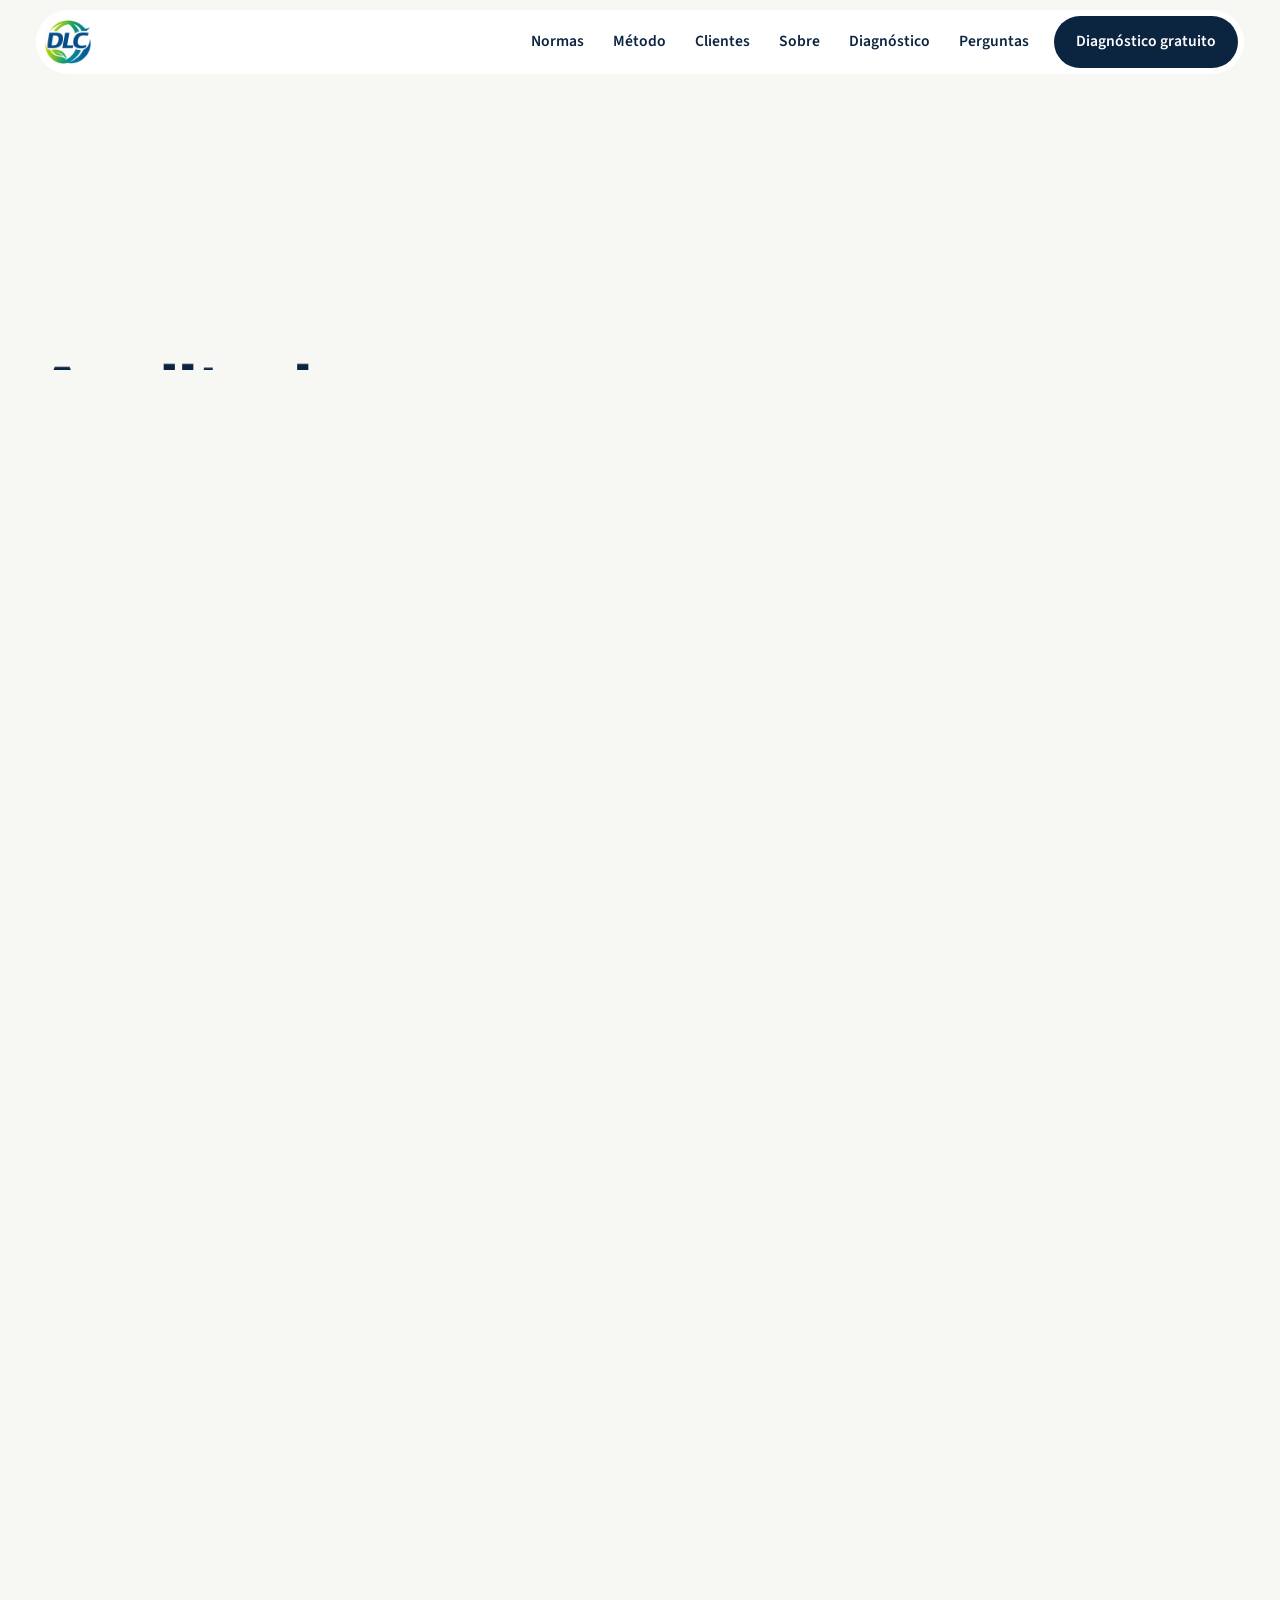
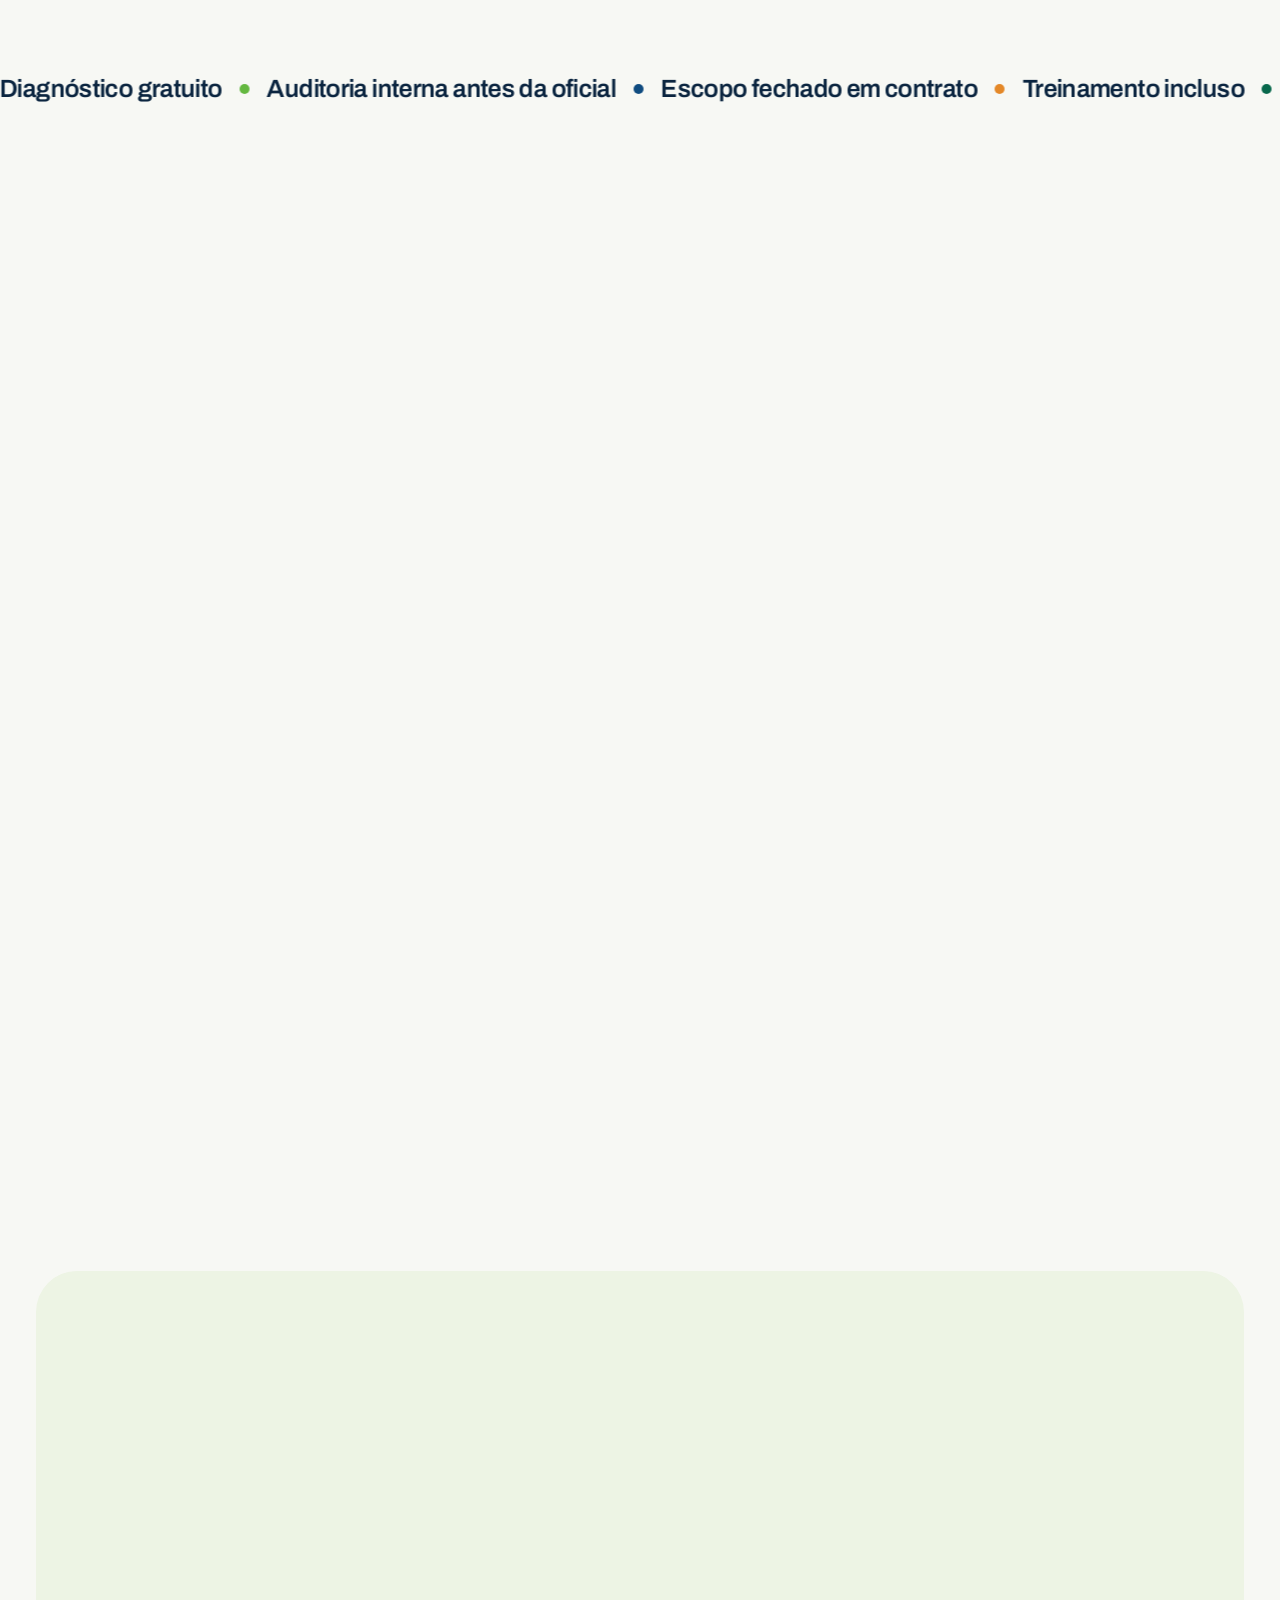
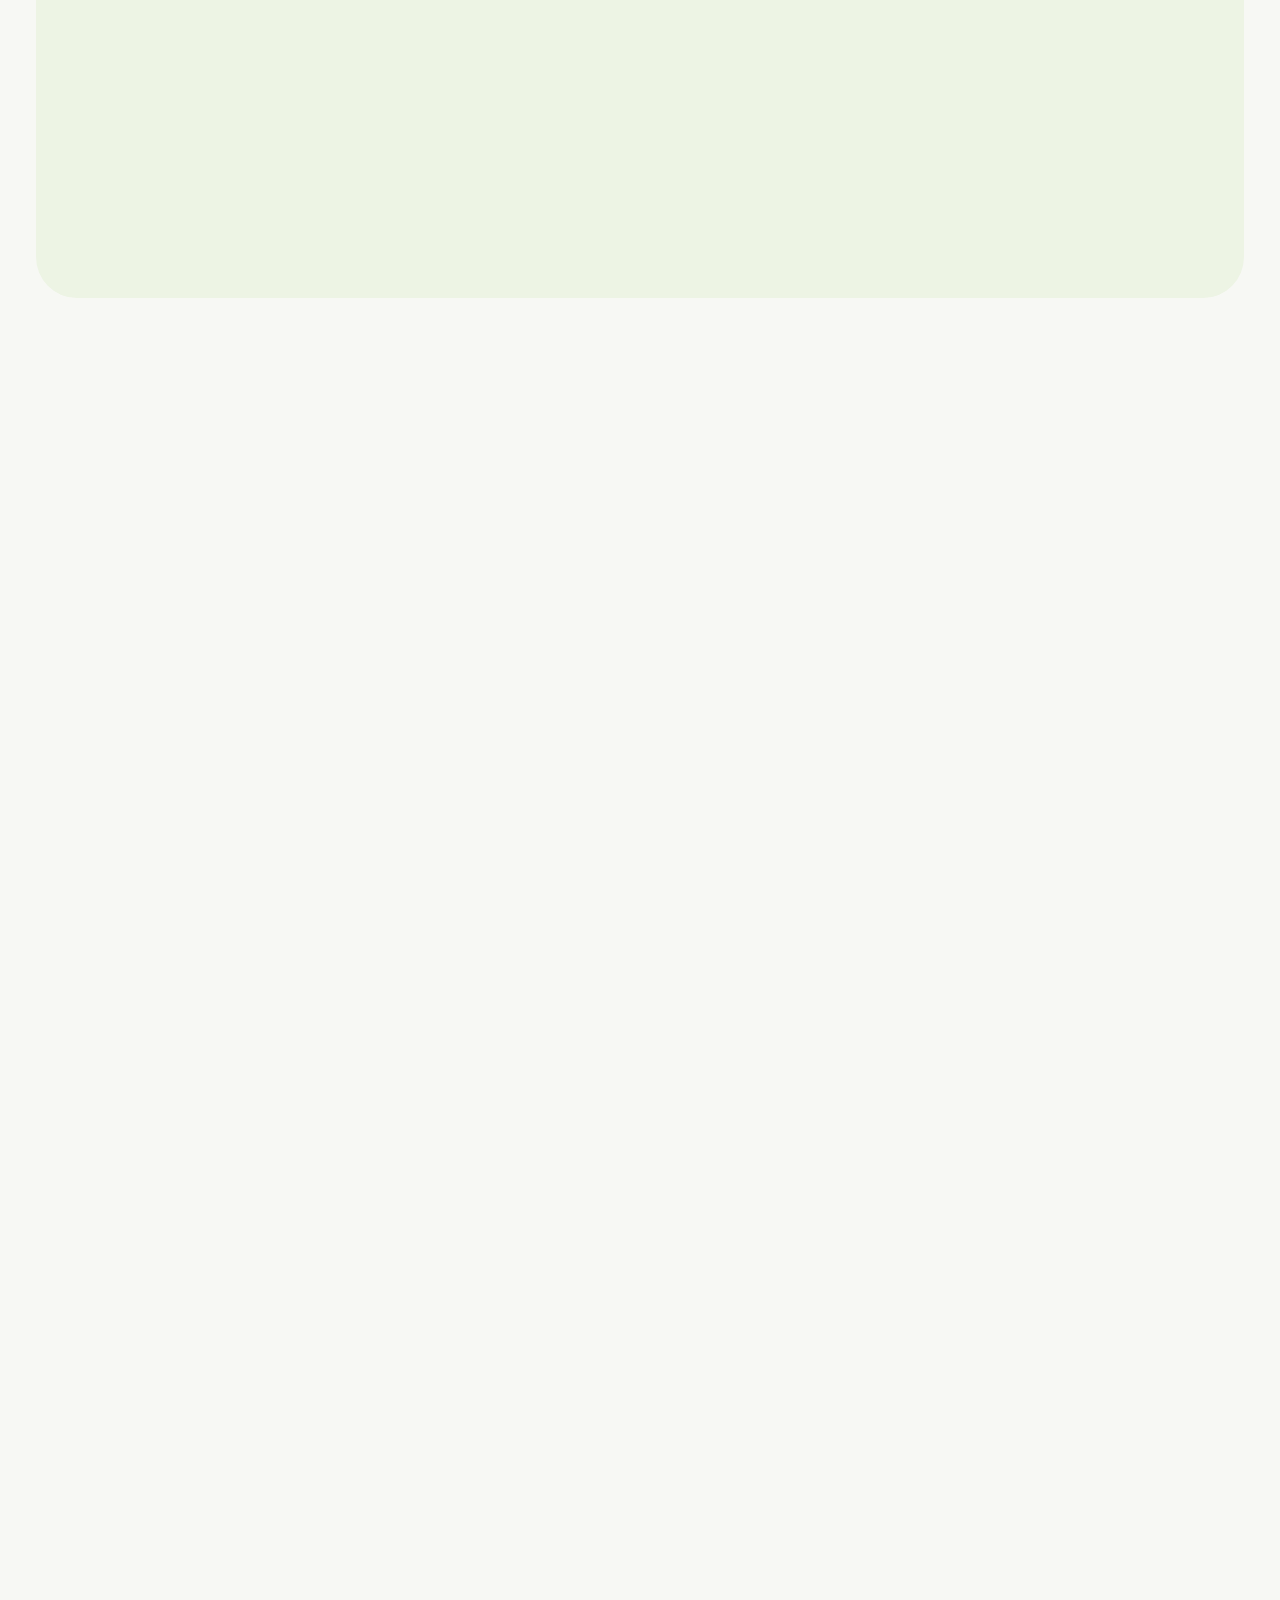
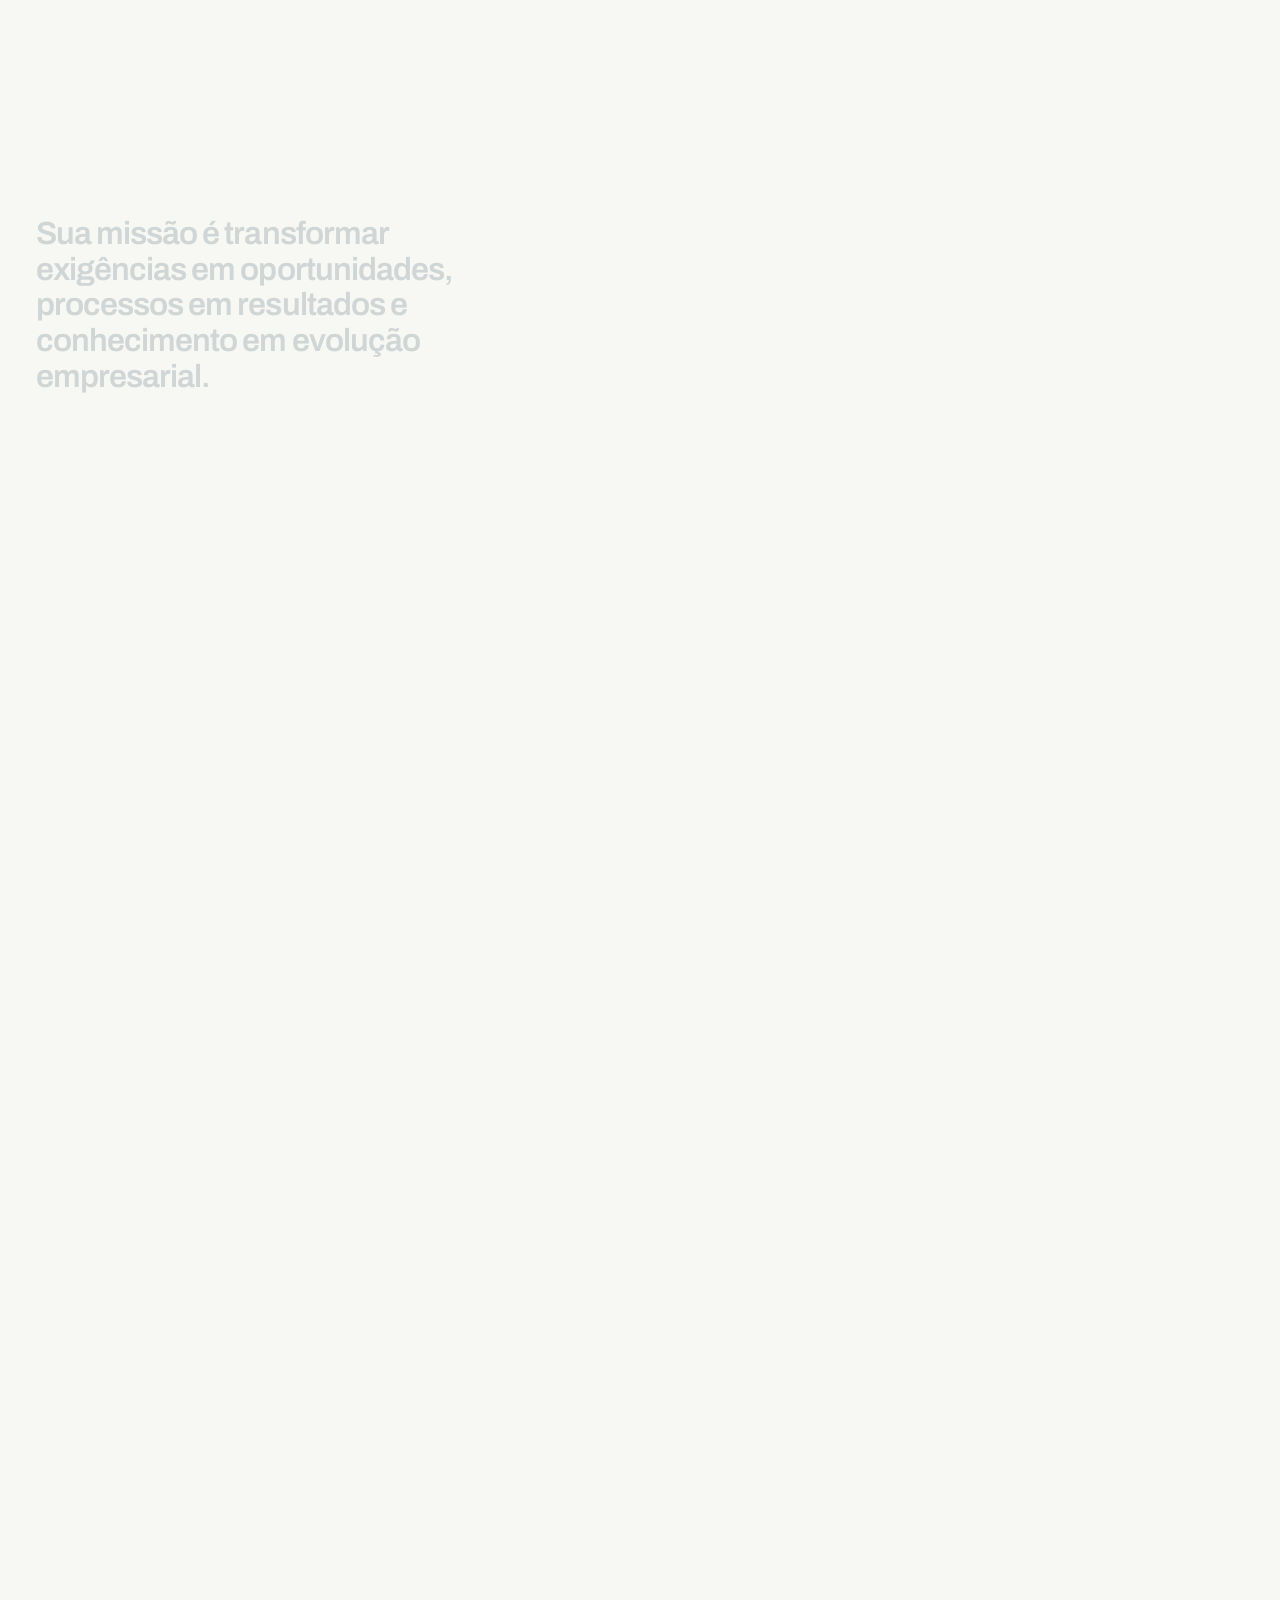
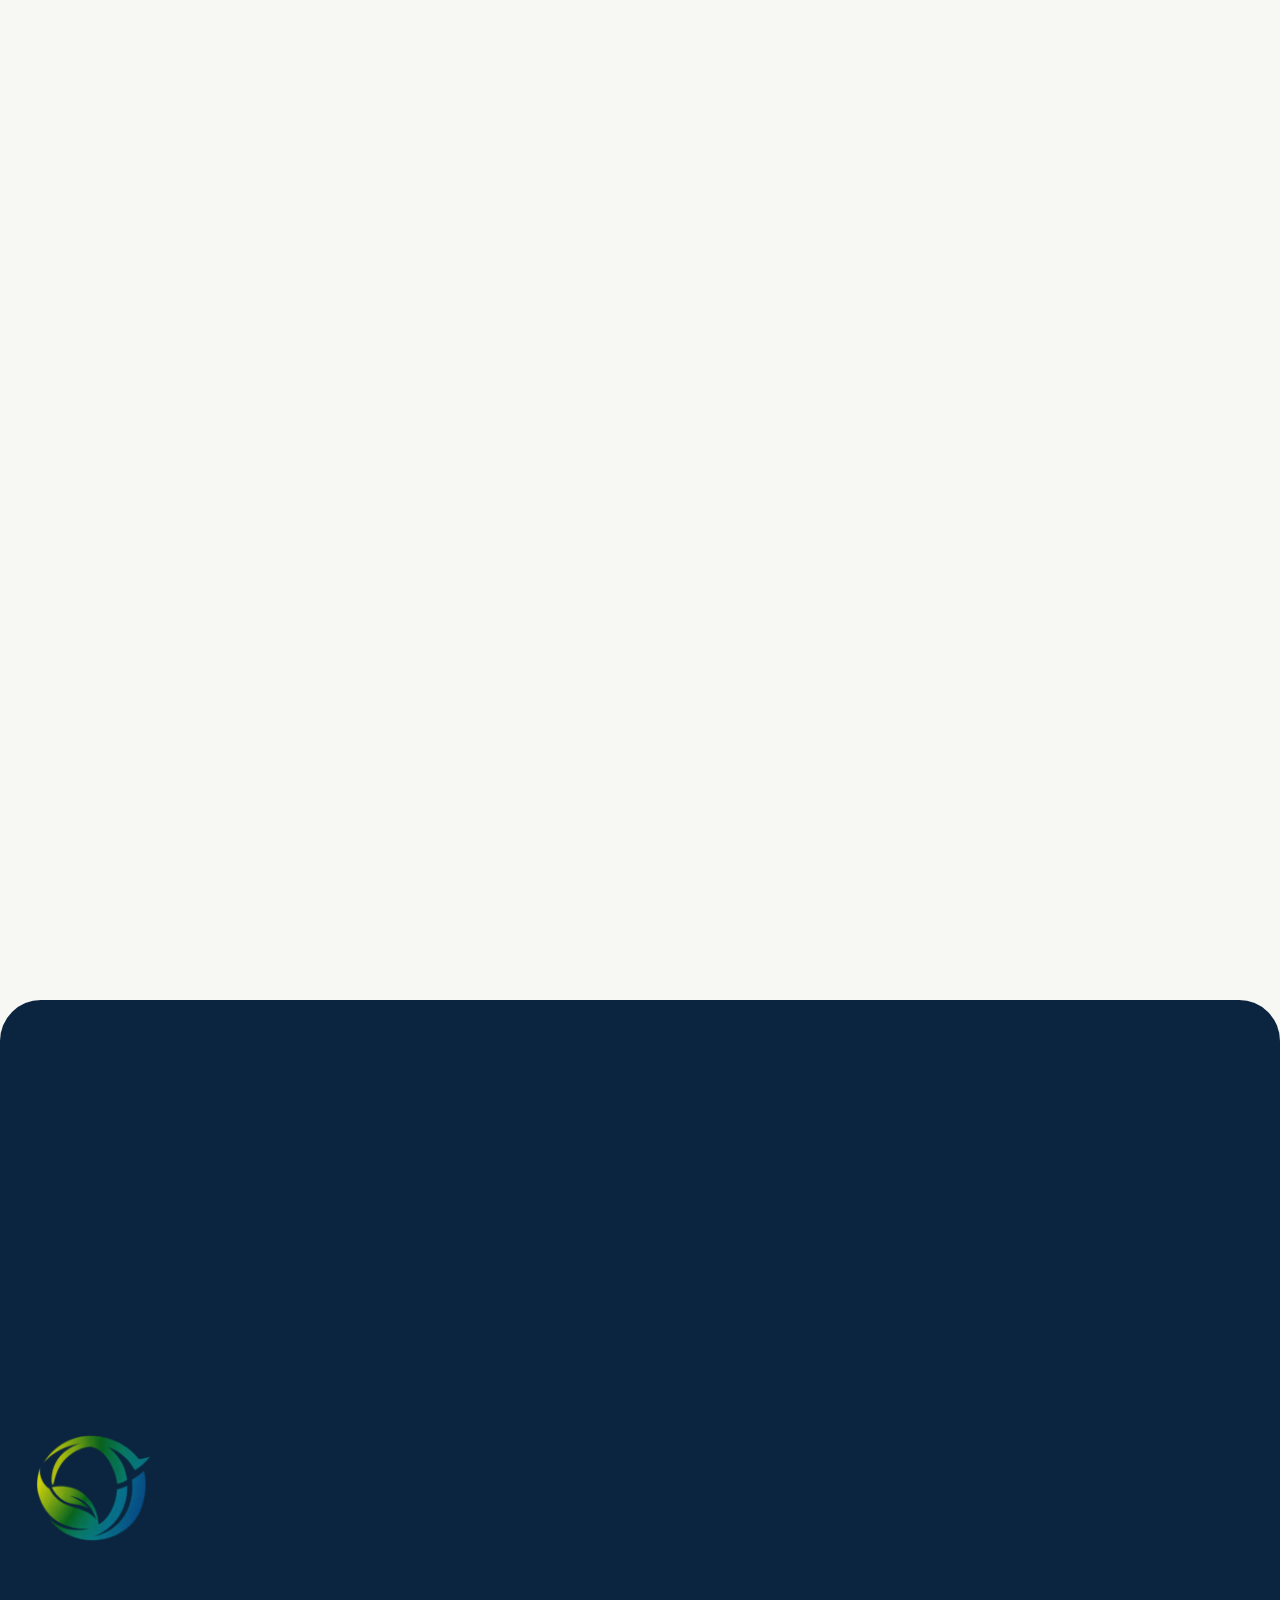
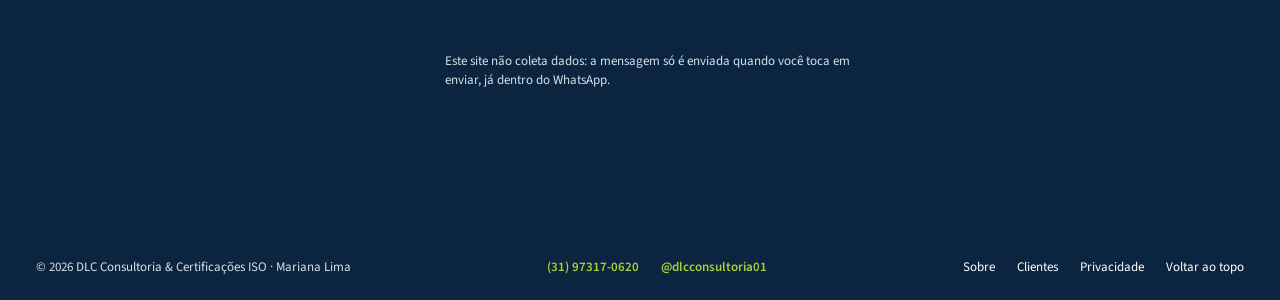
<file: clientes.html>
<!doctype html>
<html lang="pt-BR">
<head>
  <meta charset="utf-8">
  <meta name="viewport" content="width=device-width, initial-scale=1">
  <title>Clientes | DLC Consultoria</title>
  <meta name="robots" content="noindex">
  <meta http-equiv="refresh" content="0; url=index.html#clientes">
  <link rel="canonical" href="https://www.dlcconsultoria.com.br/#clientes">
</head>
<body>
  <p><a href="index.html#clientes">Ir para a seção Clientes</a></p>
</body>
</html>
</file>
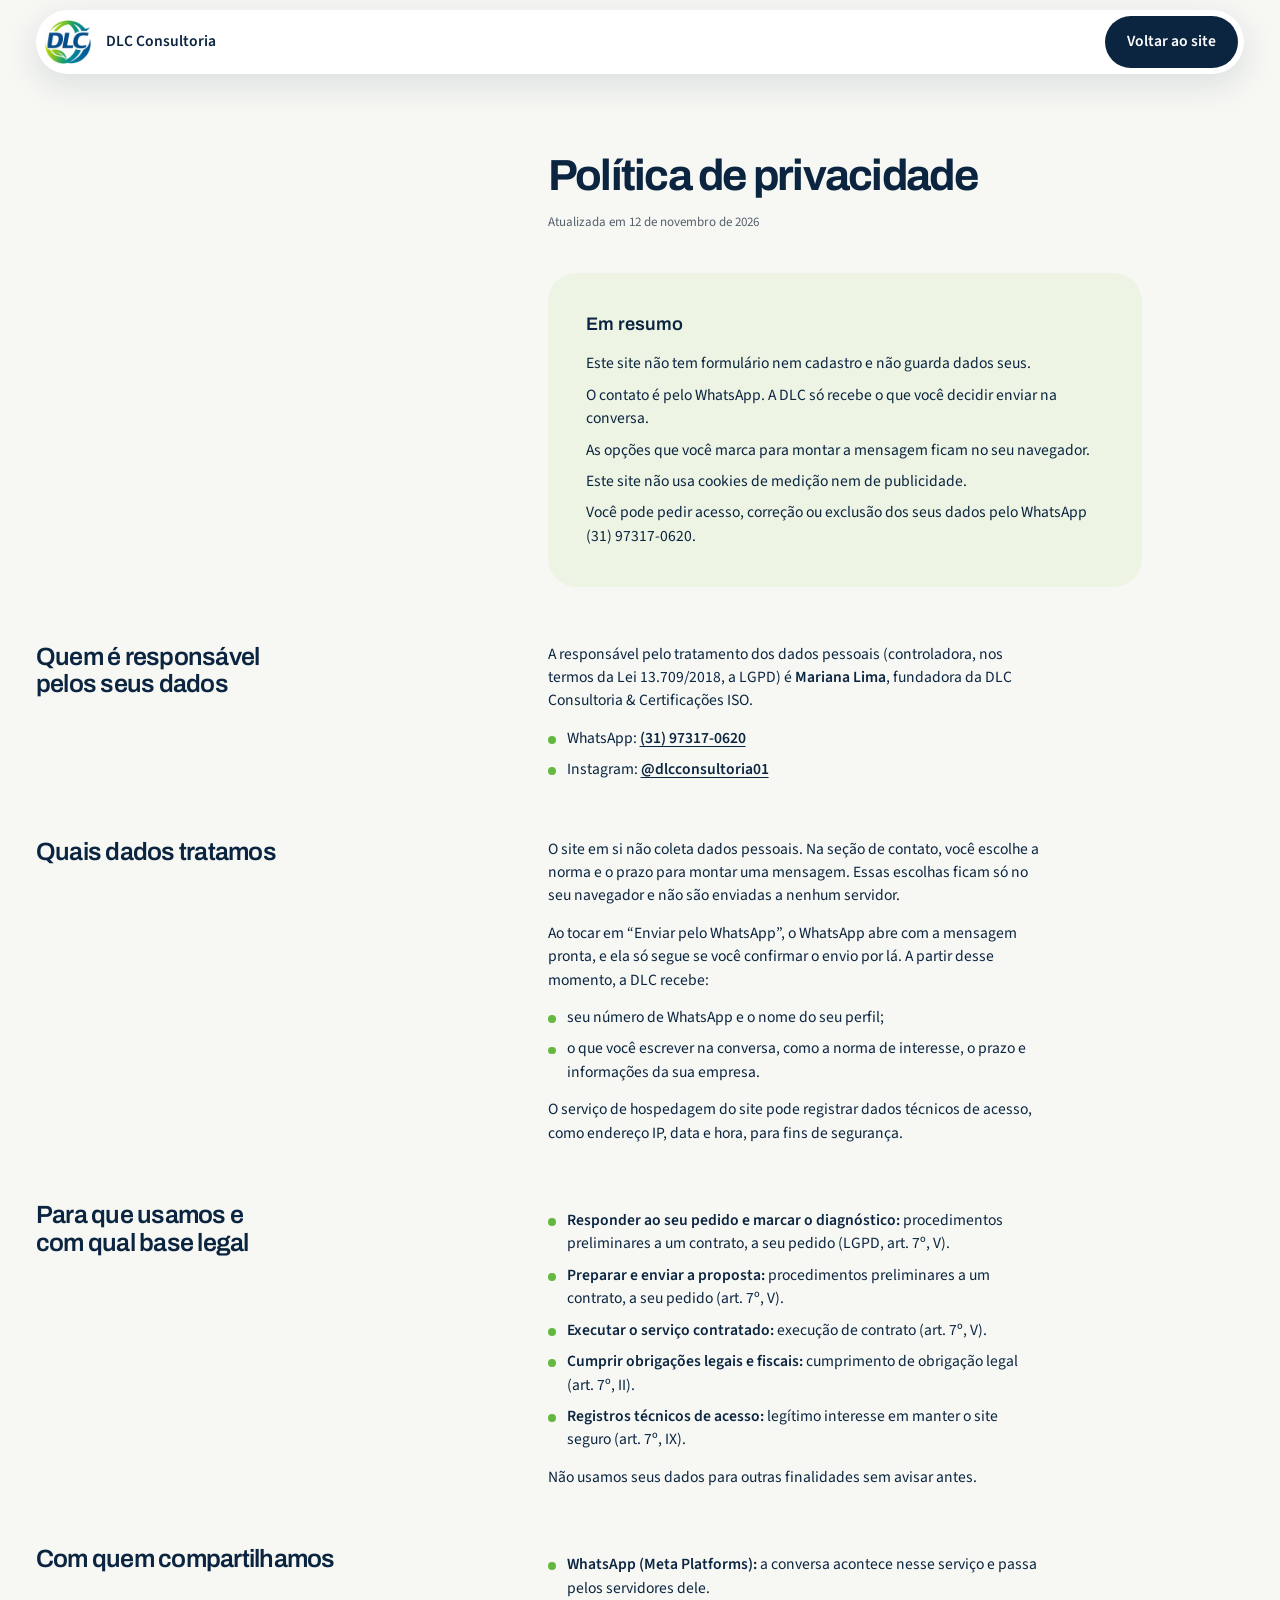
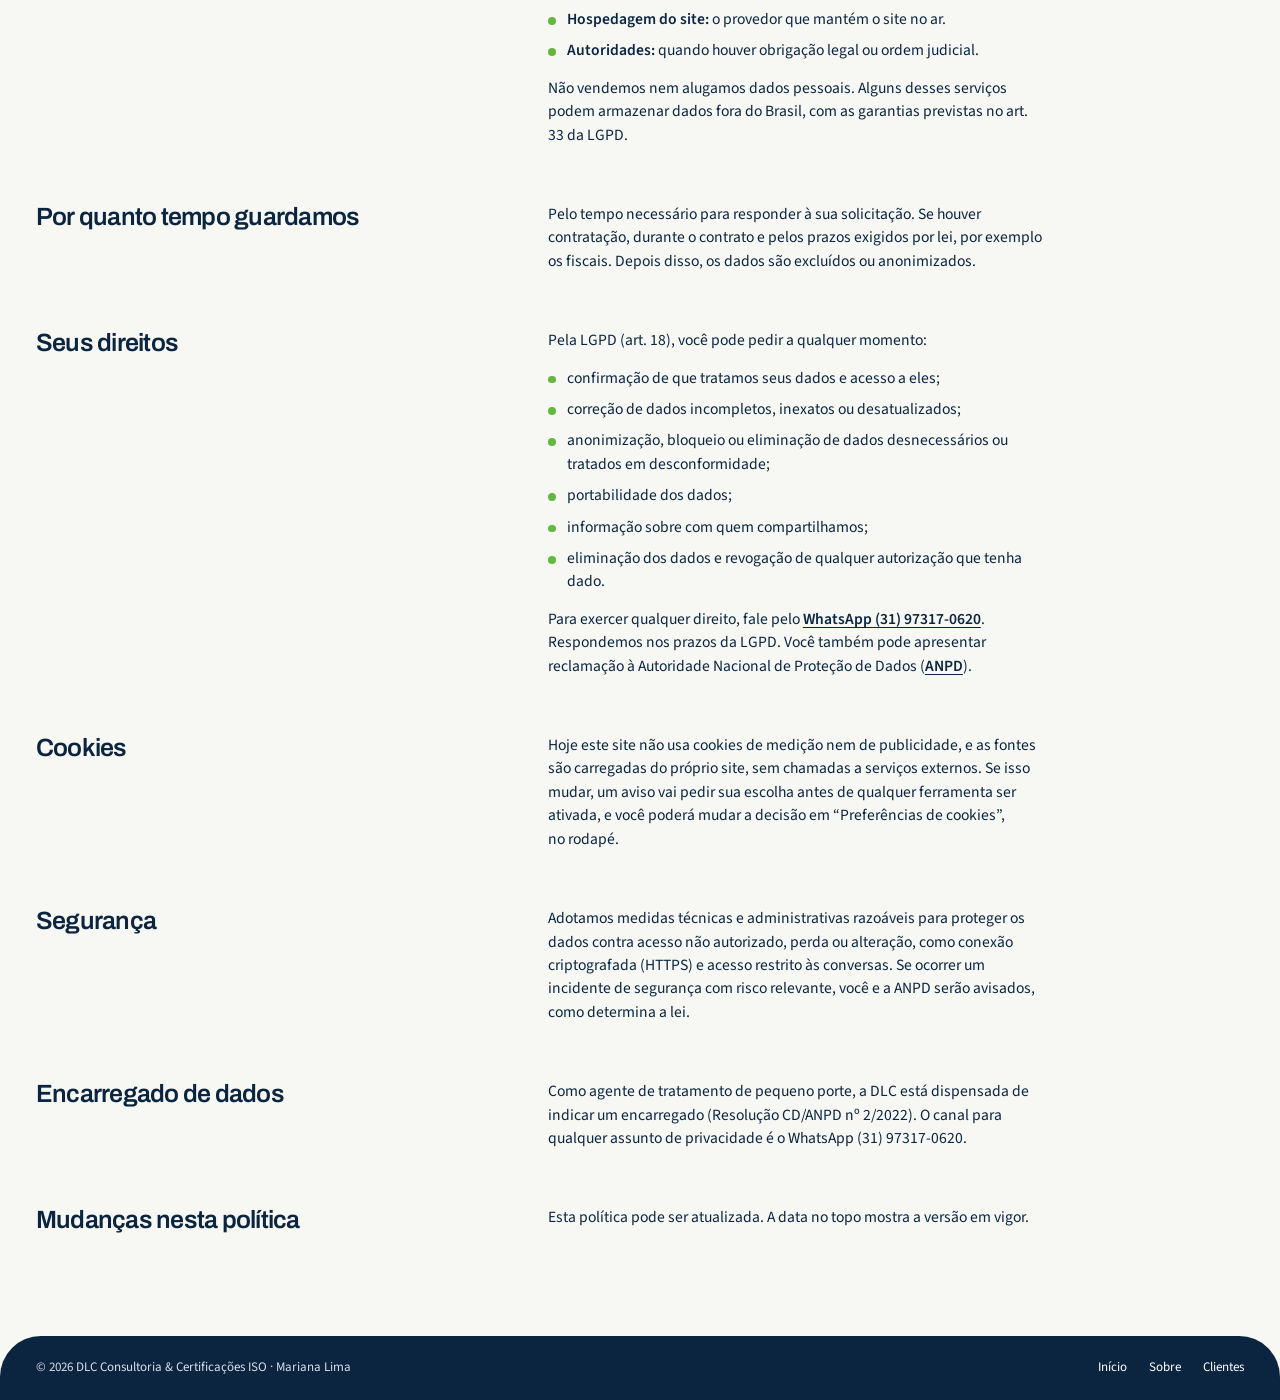
<file: privacidade.html>
<!doctype html>
<html lang="pt-BR">
<head>
  <meta charset="utf-8">
  <meta name="viewport" content="width=device-width, initial-scale=1, viewport-fit=cover">
  <title>Política de privacidade | DLC Consultoria</title>
  <meta name="description" content="Como a DLC Consultoria &amp; Certificações ISO trata dados pessoais, conforme a LGPD. Este site não tem formulário e não usa cookies.">
  <meta name="theme-color" content="#F7F8F4">
  <link rel="canonical" href="https://www.dlcconsultoria.com.br/privacidade.html">
  <link rel="icon" type="image/png" href="assets/favicon.png">
  <link rel="apple-touch-icon" href="assets/apple-touch-icon.png">
  <link rel="preload" as="font" type="font/woff2" href="fonts/archivo-700-latin.woff2" crossorigin>
  <link rel="preload" as="font" type="font/woff2" href="fonts/source-sans-3-400-latin.woff2" crossorigin>
  <link rel="stylesheet" href="fonts.css">
  <link rel="stylesheet" href="styles.css">
</head>
<body>
  <a class="skip" href="#conteudo">Pular para o conteúdo</a>

  <header class="top is-scrolled">
    <a class="top-logo" href="index.html" aria-label="DLC Consultoria e Certificações ISO, voltar ao início">
        <img src="assets/logo-simbolo.webp" width="112" height="106" alt="">
      </a>
      <p class="top-note">DLC Consultoria</p>
    <a class="top-action" href="index.html">Voltar ao site</a>
  </header>

  <main id="conteudo" class="legal wrap">
    <div class="grid">
      <h1>Política de privacidade</h1>
      <p class="legal-date">Atualizada em 12 de novembro de 2026</p>

      <section class="legal-summary" aria-labelledby="resumo">
        <h2 id="resumo">Em resumo</h2>
        <ul>
          <li>Este site não tem formulário nem cadastro e não guarda dados seus.</li>
          <li>O contato é pelo WhatsApp. A DLC só recebe o que você decidir enviar na conversa.</li>
          <li>As opções que você marca para montar a mensagem ficam no seu navegador.</li>
          <li>Este site não usa cookies de medição nem de publicidade.</li>
          <li>Você pode pedir acesso, correção ou exclusão dos seus dados pelo WhatsApp (31)&nbsp;97317-0620.</li>
        </ul>
      </section>
    </div>

    <section class="legal-row grid">
      <h2>Quem é responsável pelos seus dados</h2>
      <div>
        <p>A responsável pelo tratamento dos dados pessoais (controladora, nos termos da Lei 13.709/2018, a LGPD) é <strong>Mariana Lima</strong>, fundadora da DLC Consultoria &amp; Certificações ISO.</p>
        <ul>
          <li>WhatsApp: <a href="https://wa.me/5531973170620" target="_blank" rel="noopener">(31)&nbsp;97317-0620</a></li>
          <li>Instagram: <a href="https://www.instagram.com/dlcconsultoria01/" target="_blank" rel="noopener" translate="no">@dlcconsultoria01</a></li>
        </ul>
      </div>
    </section>

    <section class="legal-row grid">
      <h2>Quais dados tratamos</h2>
      <div>
        <p>O site em si não coleta dados pessoais. Na seção de contato, você escolhe a norma e o prazo para montar uma mensagem. Essas escolhas ficam só no seu navegador e não são enviadas a nenhum servidor.</p>
        <p>Ao tocar em “Enviar pelo WhatsApp”, o WhatsApp abre com a mensagem pronta, e ela só segue se você confirmar o envio por lá. A partir desse momento, a DLC recebe:</p>
        <ul>
          <li>seu número de WhatsApp e o nome do seu perfil;</li>
          <li>o que você escrever na conversa, como a norma de interesse, o prazo e informações da sua empresa.</li>
        </ul>
        <p>O serviço de hospedagem do site pode registrar dados técnicos de acesso, como endereço IP, data e hora, para fins de segurança.</p>
      </div>
    </section>

    <section class="legal-row grid">
      <h2>Para que usamos e com qual base legal</h2>
      <div>
        <ul>
          <li><strong>Responder ao seu pedido e marcar o diagnóstico:</strong> procedimentos preliminares a um contrato, a seu pedido (LGPD, art. 7º, V).</li>
          <li><strong>Preparar e enviar a proposta:</strong> procedimentos preliminares a um contrato, a seu pedido (art. 7º, V).</li>
          <li><strong>Executar o serviço contratado:</strong> execução de contrato (art. 7º, V).</li>
          <li><strong>Cumprir obrigações legais e fiscais:</strong> cumprimento de obrigação legal (art. 7º, II).</li>
          <li><strong>Registros técnicos de acesso:</strong> legítimo interesse em manter o site seguro (art. 7º, IX).</li>
        </ul>
        <p>Não usamos seus dados para outras finalidades sem avisar antes.</p>
      </div>
    </section>

    <section class="legal-row grid">
      <h2>Com quem compartilhamos</h2>
      <div>
        <ul>
          <li><strong>WhatsApp (Meta Platforms):</strong> a conversa acontece nesse serviço e passa pelos servidores dele.</li>
          <li><strong>Hospedagem do site:</strong> o provedor que mantém o site no ar.</li>
          <li><strong>Autoridades:</strong> quando houver obrigação legal ou ordem judicial.</li>
        </ul>
        <p>Não vendemos nem alugamos dados pessoais. Alguns desses serviços podem armazenar dados fora do Brasil, com as garantias previstas no art. 33 da LGPD.</p>
      </div>
    </section>

    <section class="legal-row grid">
      <h2>Por quanto tempo guardamos</h2>
      <div>
        <p>Pelo tempo necessário para responder à sua solicitação. Se houver contratação, durante o contrato e pelos prazos exigidos por lei, por exemplo os fiscais. Depois disso, os dados são excluídos ou anonimizados.</p>
      </div>
    </section>

    <section class="legal-row grid">
      <h2>Seus direitos</h2>
      <div>
        <p>Pela LGPD (art. 18), você pode pedir a qualquer momento:</p>
        <ul>
          <li>confirmação de que tratamos seus dados e acesso a eles;</li>
          <li>correção de dados incompletos, inexatos ou desatualizados;</li>
          <li>anonimização, bloqueio ou eliminação de dados desnecessários ou tratados em desconformidade;</li>
          <li>portabilidade dos dados;</li>
          <li>informação sobre com quem compartilhamos;</li>
          <li>eliminação dos dados e revogação de qualquer autorização que tenha dado.</li>
        </ul>
        <p>Para exercer qualquer direito, fale pelo <a href="https://wa.me/5531973170620" target="_blank" rel="noopener">WhatsApp (31)&nbsp;97317-0620</a>. Respondemos nos prazos da LGPD. Você também pode apresentar reclamação à Autoridade Nacional de Proteção de Dados (<a href="https://www.gov.br/anpd" target="_blank" rel="noopener">ANPD</a>).</p>
      </div>
    </section>

    <section class="legal-row grid" id="cookies">
      <h2>Cookies</h2>
      <div>
        <p>Hoje este site não usa cookies de medição nem de publicidade, e as fontes são carregadas do próprio site, sem chamadas a serviços externos. Se isso mudar, um aviso vai pedir sua escolha antes de qualquer ferramenta ser ativada, e você poderá mudar a decisão em “Preferências de cookies”, no rodapé.</p>
      </div>
    </section>

    <section class="legal-row grid">
      <h2>Segurança</h2>
      <div>
        <p>Adotamos medidas técnicas e administrativas razoáveis para proteger os dados contra acesso não autorizado, perda ou alteração, como conexão criptografada (HTTPS) e acesso restrito às conversas. Se ocorrer um incidente de segurança com risco relevante, você e a ANPD serão avisados, como determina a lei.</p>
      </div>
    </section>

    <section class="legal-row grid">
      <h2>Encarregado de dados</h2>
      <div>
        <p>Como agente de tratamento de pequeno porte, a DLC está dispensada de indicar um encarregado (Resolução CD/ANPD nº 2/2022). O canal para qualquer assunto de privacidade é o WhatsApp (31)&nbsp;97317-0620.</p>
      </div>
    </section>

    <section class="legal-row grid">
      <h2>Mudanças nesta política</h2>
      <div>
        <p>Esta política pode ser atualizada. A data no topo mostra a versão em vigor.</p>
      </div>
    </section>
  </main>

  <footer class="foot foot--page">
    <div class="wrap foot-row">
      <p>© <span data-year>2026</span> DLC Consultoria &amp; Certificações ISO · Mariana Lima</p>
      <nav class="foot-links" aria-label="Rodapé">
        <a href="index.html">Início</a>
        <a href="index.html#sobre">Sobre</a>
        <a href="index.html#clientes">Clientes</a>
        <button class="foot-btn" type="button" data-cookie-prefs hidden>Preferências de cookies</button>
      </nav>
    </div>
  </footer>

  <script>document.querySelector('[data-year]').textContent = new Date().getFullYear();</script>
  <script src="cookies.js" defer></script>
</body>
</html>
</file>
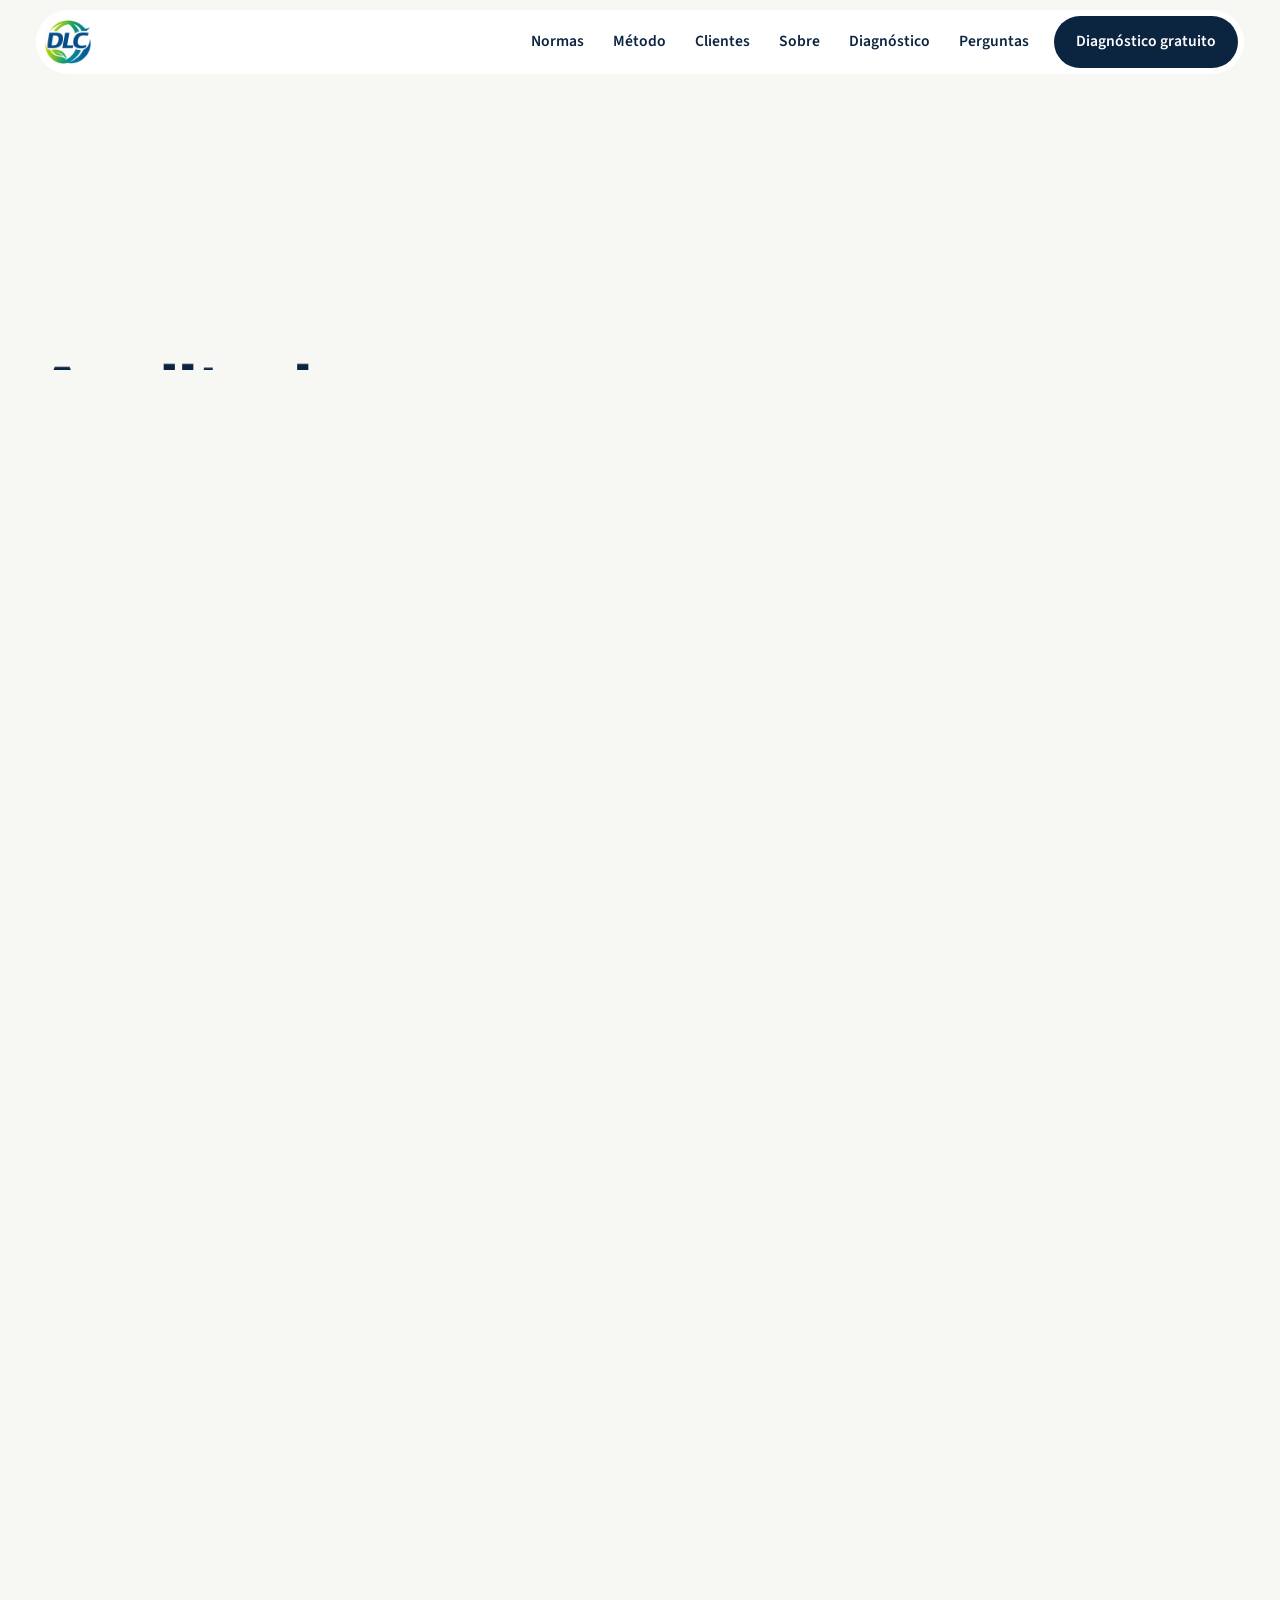
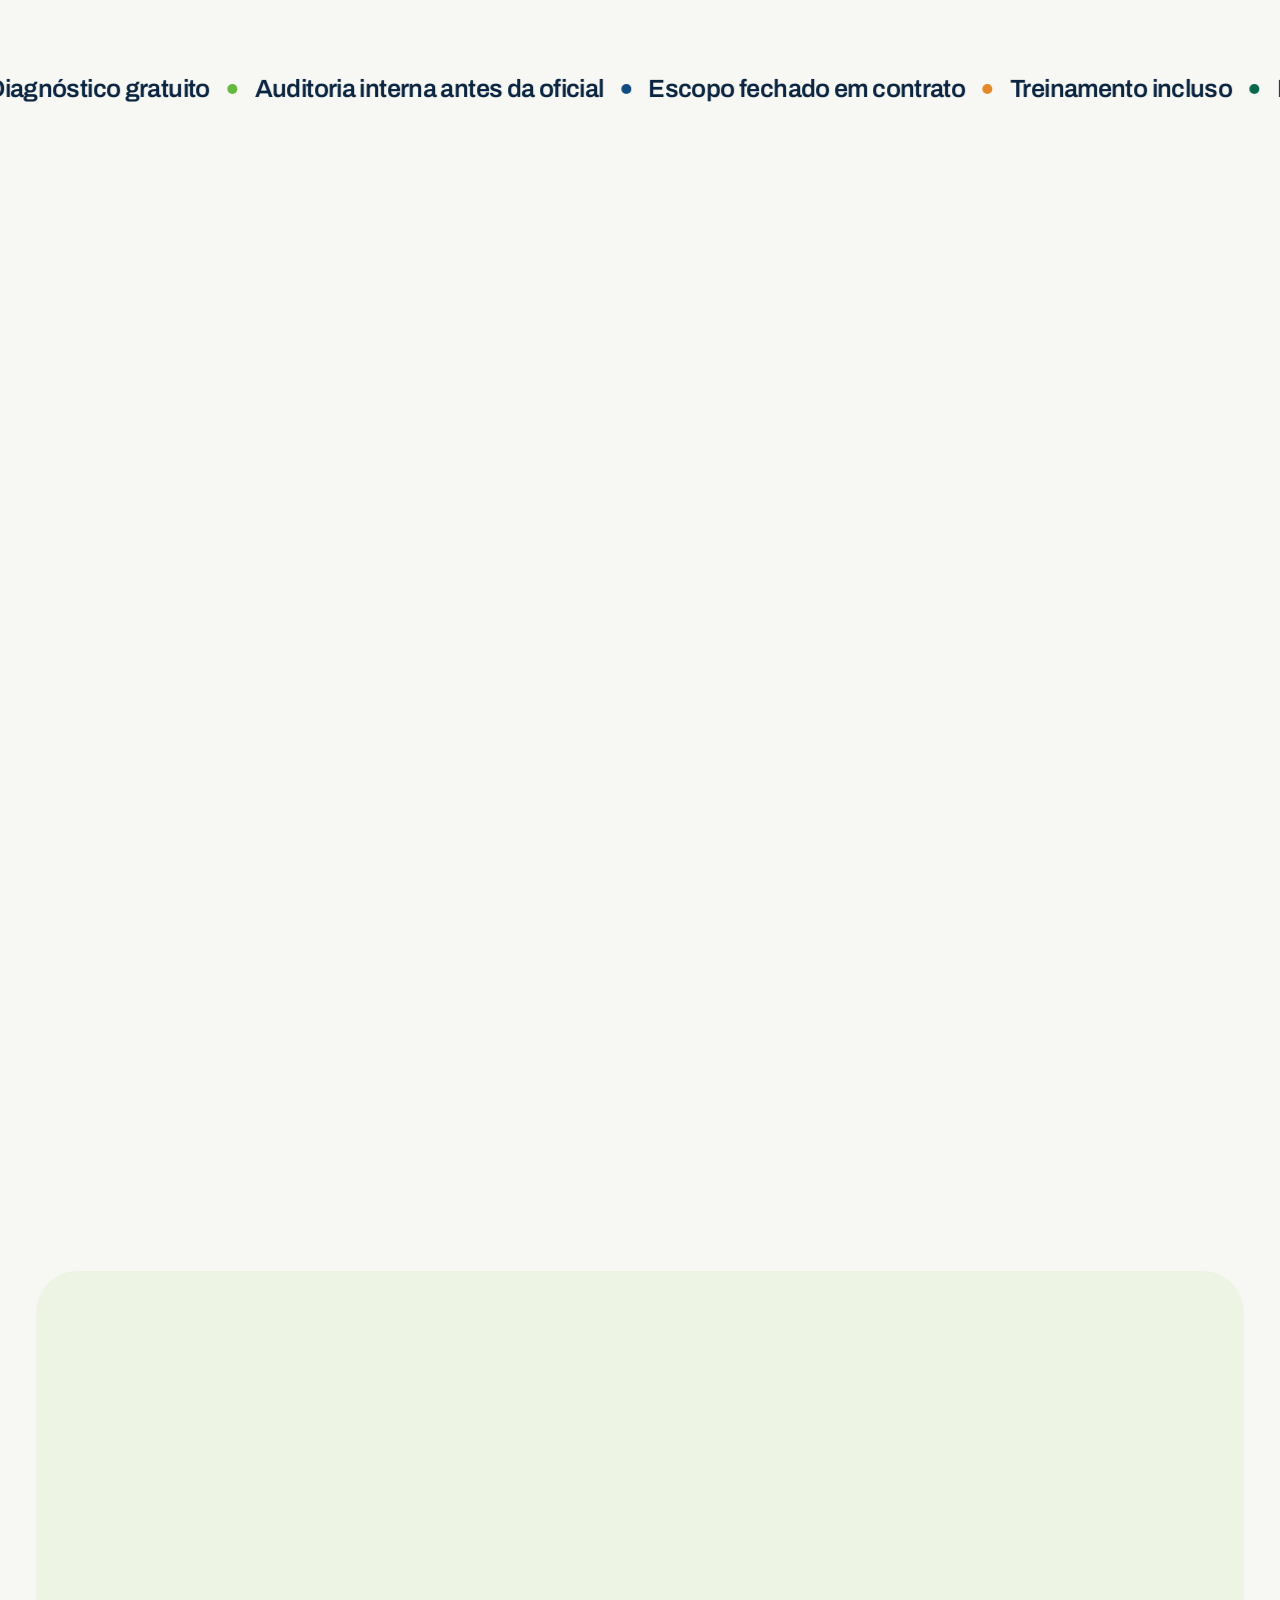
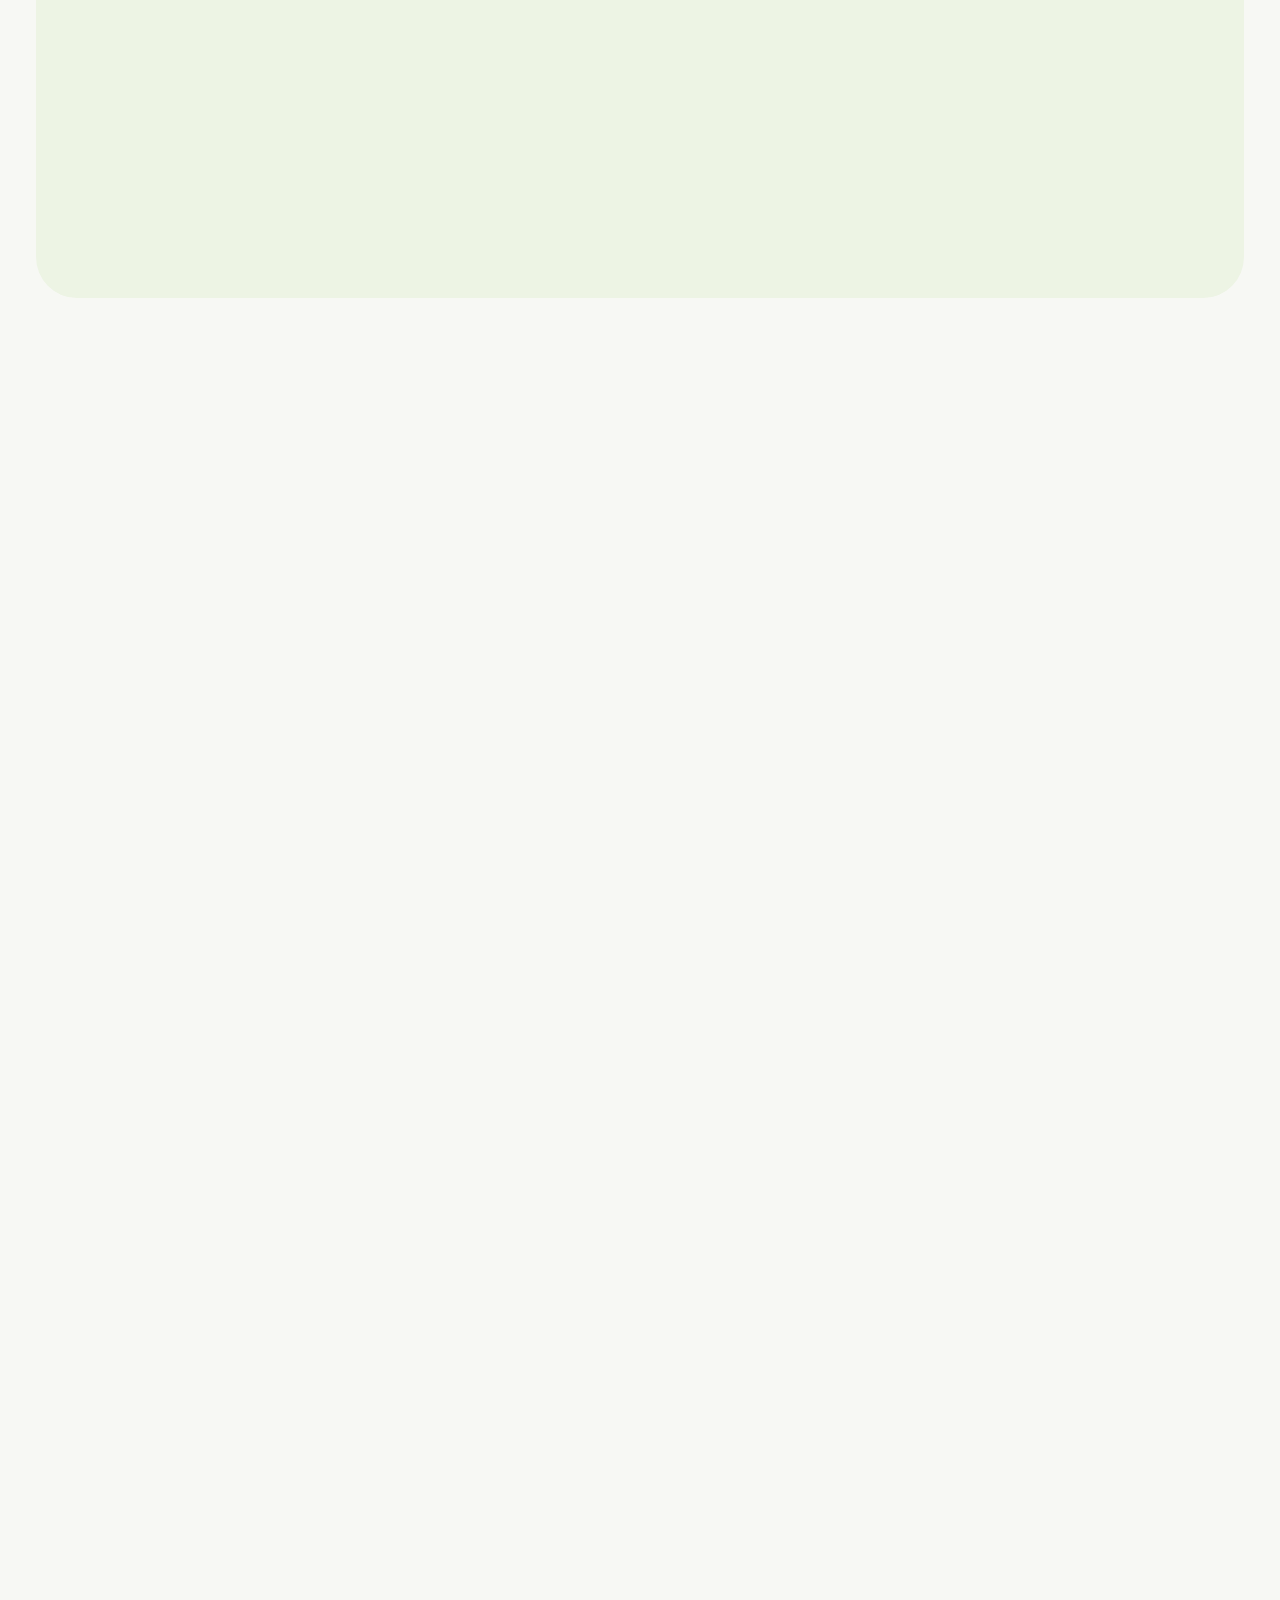
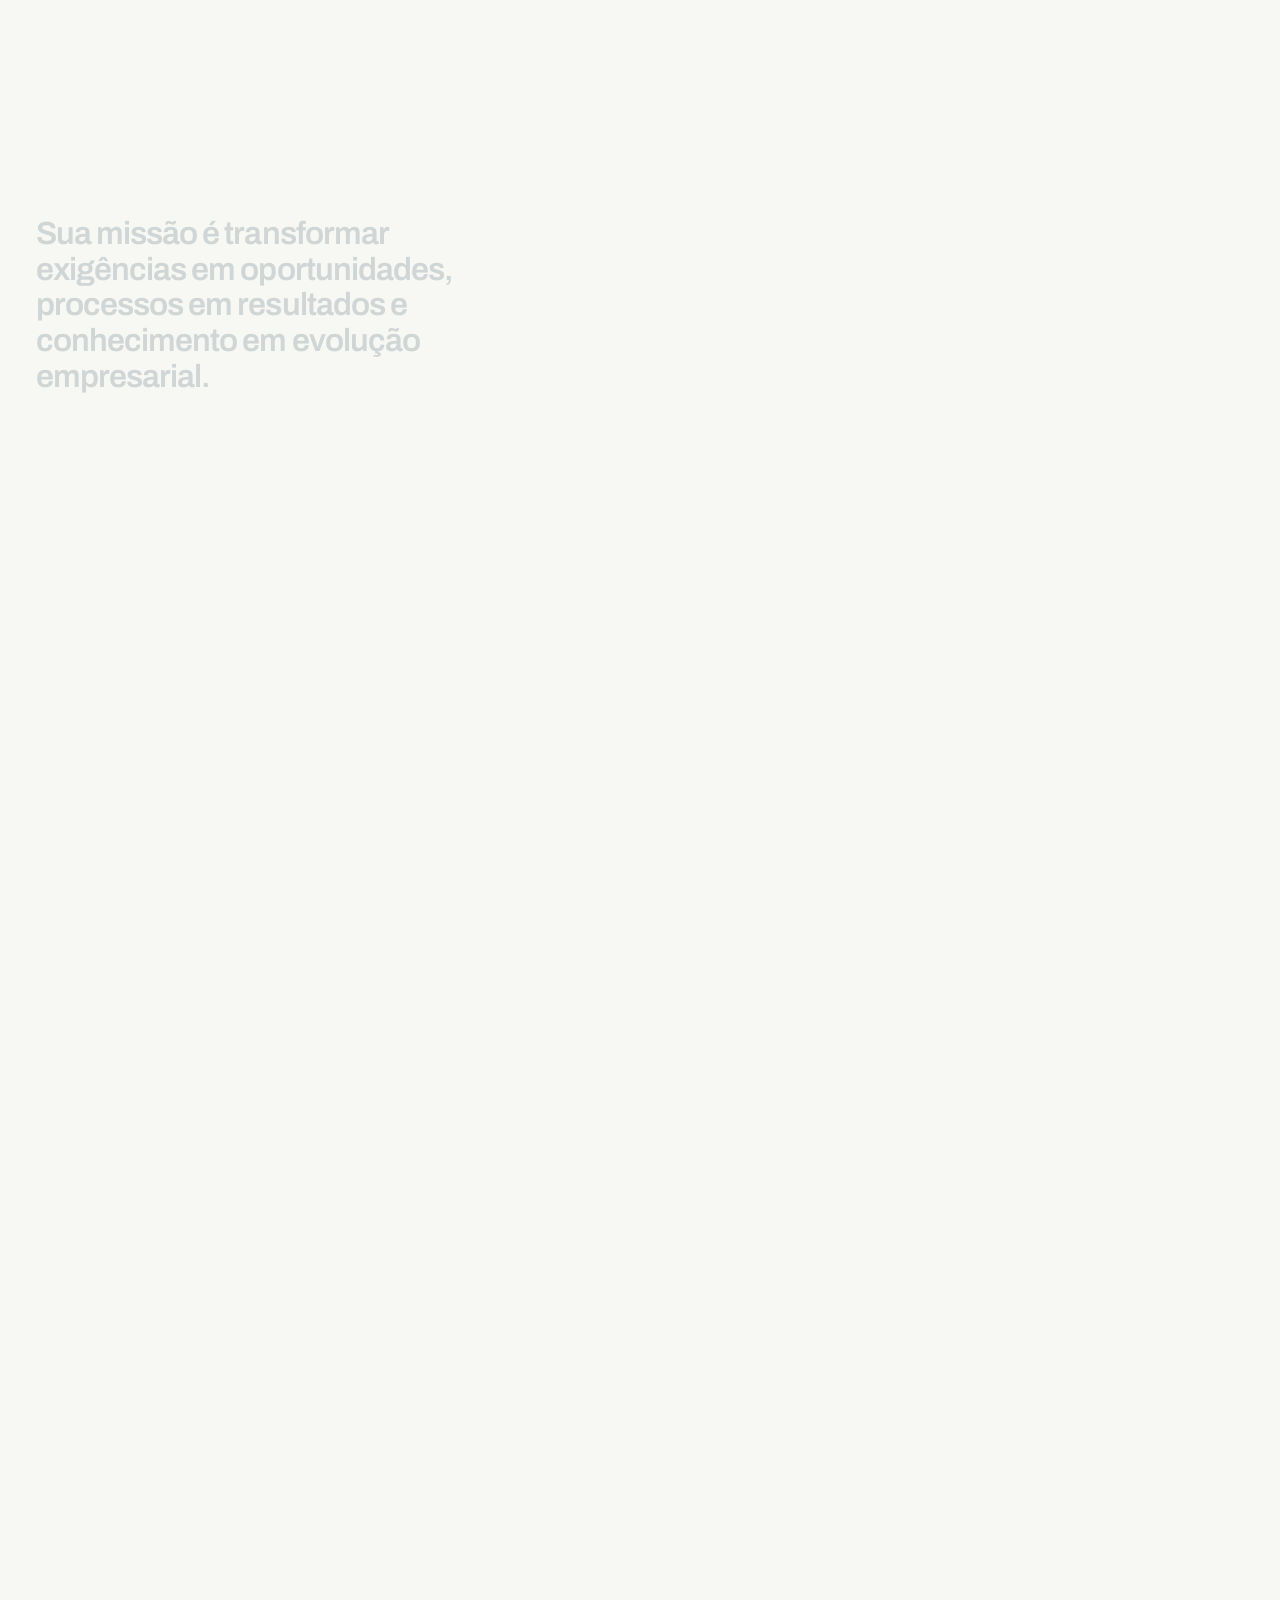
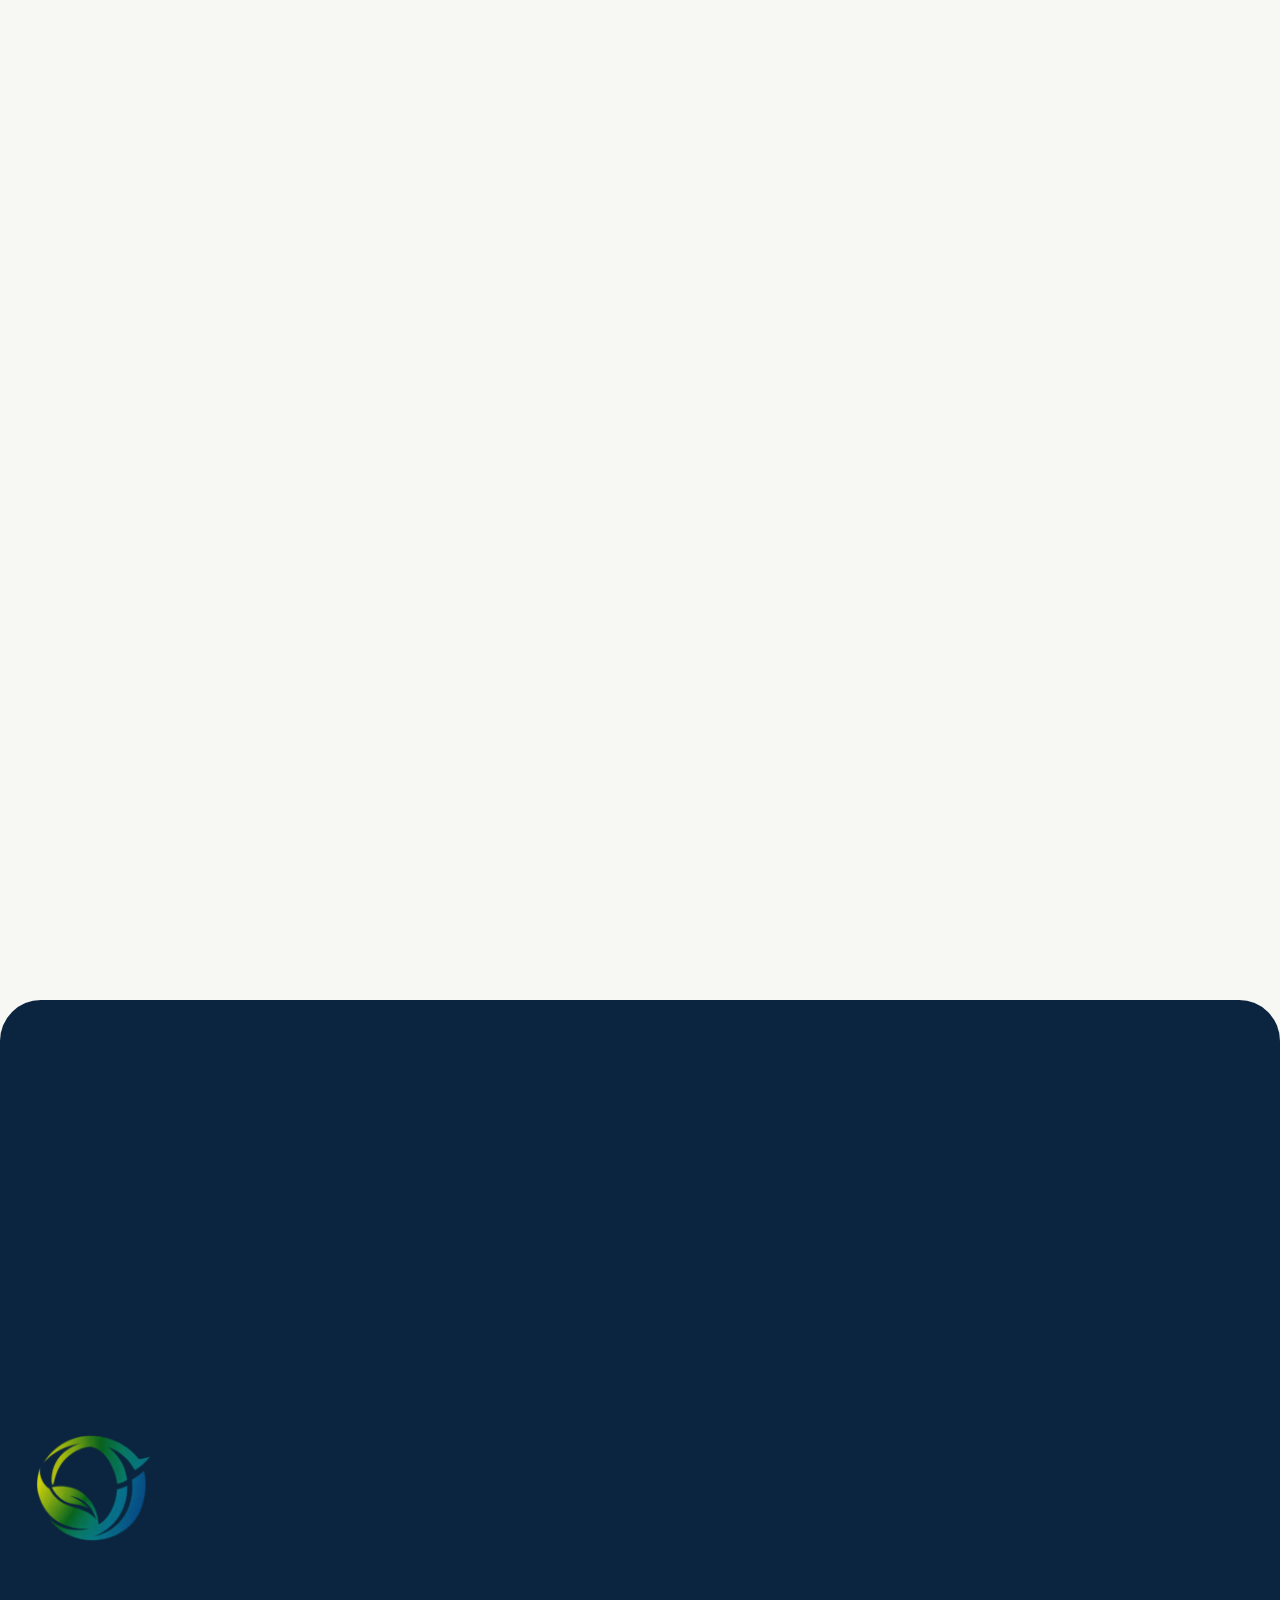
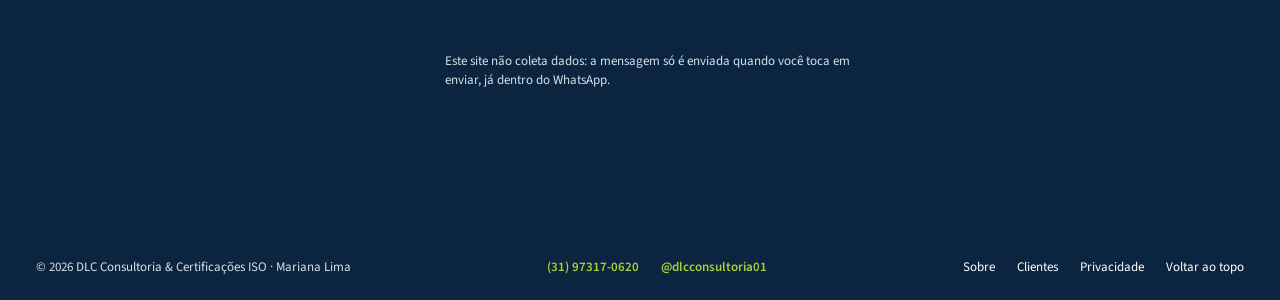
<file: sobre.html>
<!doctype html>
<html lang="pt-BR">
<head>
  <meta charset="utf-8">
  <meta name="viewport" content="width=device-width, initial-scale=1">
  <title>Sobre | DLC Consultoria</title>
  <meta name="robots" content="noindex">
  <meta http-equiv="refresh" content="0; url=index.html#sobre">
  <link rel="canonical" href="https://www.dlcconsultoria.com.br/#sobre">
</head>
<body>
  <p><a href="index.html#sobre">Ir para a seção Sobre</a></p>
</body>
</html>
</file>
<file: fonts.css>
/* Fontes hospedadas no próprio site: nenhum dado do visitante vai ao Google (LGPD) e a página carrega mais rápido. */
@font-face {
  font-family: 'Archivo';
  font-style: normal;
  font-weight: 500;
  font-display: swap;
  src: url('fonts/archivo-500-latin-ext.woff2') format('woff2');
  unicode-range: U+0100-02BA, U+02BD-02C5, U+02C7-02CC, U+02CE-02D7, U+02DD-02FF, U+0304, U+0308, U+0329, U+1D00-1DBF, U+1E00-1E9F, U+1EF2-1EFF, U+2020, U+20A0-20AB, U+20AD-20C4, U+2113, U+2C60-2C7F, U+A720-A7FF;
}
@font-face {
  font-family: 'Archivo';
  font-style: normal;
  font-weight: 500;
  font-display: swap;
  src: url('fonts/archivo-500-latin.woff2') format('woff2');
  unicode-range: U+0000-00FF, U+0131, U+0152-0153, U+02BB-02BC, U+02C6, U+02DA, U+02DC, U+0304, U+0308, U+0329, U+2000-206F, U+20AC, U+2122, U+2191, U+2193, U+2212, U+2215, U+FEFF, U+FFFD;
}
@font-face {
  font-family: 'Archivo';
  font-style: normal;
  font-weight: 600;
  font-display: swap;
  src: url('fonts/archivo-600-latin-ext.woff2') format('woff2');
  unicode-range: U+0100-02BA, U+02BD-02C5, U+02C7-02CC, U+02CE-02D7, U+02DD-02FF, U+0304, U+0308, U+0329, U+1D00-1DBF, U+1E00-1E9F, U+1EF2-1EFF, U+2020, U+20A0-20AB, U+20AD-20C4, U+2113, U+2C60-2C7F, U+A720-A7FF;
}
@font-face {
  font-family: 'Archivo';
  font-style: normal;
  font-weight: 600;
  font-display: swap;
  src: url('fonts/archivo-600-latin.woff2') format('woff2');
  unicode-range: U+0000-00FF, U+0131, U+0152-0153, U+02BB-02BC, U+02C6, U+02DA, U+02DC, U+0304, U+0308, U+0329, U+2000-206F, U+20AC, U+2122, U+2191, U+2193, U+2212, U+2215, U+FEFF, U+FFFD;
}
@font-face {
  font-family: 'Archivo';
  font-style: normal;
  font-weight: 700;
  font-display: swap;
  src: url('fonts/archivo-700-latin-ext.woff2') format('woff2');
  unicode-range: U+0100-02BA, U+02BD-02C5, U+02C7-02CC, U+02CE-02D7, U+02DD-02FF, U+0304, U+0308, U+0329, U+1D00-1DBF, U+1E00-1E9F, U+1EF2-1EFF, U+2020, U+20A0-20AB, U+20AD-20C4, U+2113, U+2C60-2C7F, U+A720-A7FF;
}
@font-face {
  font-family: 'Archivo';
  font-style: normal;
  font-weight: 700;
  font-display: swap;
  src: url('fonts/archivo-700-latin.woff2') format('woff2');
  unicode-range: U+0000-00FF, U+0131, U+0152-0153, U+02BB-02BC, U+02C6, U+02DA, U+02DC, U+0304, U+0308, U+0329, U+2000-206F, U+20AC, U+2122, U+2191, U+2193, U+2212, U+2215, U+FEFF, U+FFFD;
}
@font-face {
  font-family: 'Source Sans 3';
  font-style: normal;
  font-weight: 400;
  font-display: swap;
  src: url('fonts/source-sans-3-400-latin-ext.woff2') format('woff2');
  unicode-range: U+0100-02BA, U+02BD-02C5, U+02C7-02CC, U+02CE-02D7, U+02DD-02FF, U+0304, U+0308, U+0329, U+1D00-1DBF, U+1E00-1E9F, U+1EF2-1EFF, U+2020, U+20A0-20AB, U+20AD-20C4, U+2113, U+2C60-2C7F, U+A720-A7FF;
}
@font-face {
  font-family: 'Source Sans 3';
  font-style: normal;
  font-weight: 400;
  font-display: swap;
  src: url('fonts/source-sans-3-400-latin.woff2') format('woff2');
  unicode-range: U+0000-00FF, U+0131, U+0152-0153, U+02BB-02BC, U+02C6, U+02DA, U+02DC, U+0304, U+0308, U+0329, U+2000-206F, U+20AC, U+2122, U+2191, U+2193, U+2212, U+2215, U+FEFF, U+FFFD;
}
@font-face {
  font-family: 'Source Sans 3';
  font-style: normal;
  font-weight: 600;
  font-display: swap;
  src: url('fonts/source-sans-3-600-latin-ext.woff2') format('woff2');
  unicode-range: U+0100-02BA, U+02BD-02C5, U+02C7-02CC, U+02CE-02D7, U+02DD-02FF, U+0304, U+0308, U+0329, U+1D00-1DBF, U+1E00-1E9F, U+1EF2-1EFF, U+2020, U+20A0-20AB, U+20AD-20C4, U+2113, U+2C60-2C7F, U+A720-A7FF;
}
@font-face {
  font-family: 'Source Sans 3';
  font-style: normal;
  font-weight: 600;
  font-display: swap;
  src: url('fonts/source-sans-3-600-latin.woff2') format('woff2');
  unicode-range: U+0000-00FF, U+0131, U+0152-0153, U+02BB-02BC, U+02C6, U+02DA, U+02DC, U+0304, U+0308, U+0329, U+2000-206F, U+20AC, U+2122, U+2191, U+2193, U+2212, U+2215, U+FEFF, U+FFFD;
}
</file>
<file: styles.css>
/* =========================================================
   DLC Consultoria & Certificações ISO
   Direção: o ciclo. Formas redondas do logo (globo, arcos, órbitas),
   cartões de cor com cantos largos e movimento em cada seção.
   No computador, cada seção ocupa uma tela: os tamanhos seguem a
   menor medida entre a largura e a altura da janela (--u).
   ========================================================= */

:root {
  /* Cor */
  --paper: #F7F8F4;
  --white: #FFFFFF;
  --tint: #EDF4E4;
  --mist: #DCEBCB;
  --ink: #0B2540;        /* navy-900: todo o texto */
  --soft: #55606C;       /* só notas secundárias */
  --navy: #104C80;       /* ISO 9001 */
  --navy-mid: #153F6B;
  --green: #64B840;      /* ISO 14001 · destaque */
  --lime: #A8D038;
  --orange: #E48828;     /* ISO 45001 */
  --forest: #08684C;     /* ESG */
  --on-dark: #D5DFEA;

  /* Unidade e tipo (celular) */
  --u: 1vw;
  --t-hero: clamp(2.375rem, 11vw, 3.75rem);
  --t-title: clamp(1.75rem, 7.2vw, 2.5rem);
  --t-statement: 1.25rem;
  --t-lead: 1.0625rem;
  --t-body: 1rem;
  --t-small: 0.875rem;
  --display: "Archivo", system-ui, sans-serif;
  --text: "Source Sans 3", system-ui, sans-serif;

  /* Medidas */
  --m: 20px;
  --g: 16px;
  --gap: 14px;
  --top-h: 60px;
  --foot-h: 64px;
  --r-xl: 28px;
  --r-lg: 22px;
  --sec: 56px;

  --ease: cubic-bezier(0.16, 1, 0.3, 1);
  --spring: cubic-bezier(0.34, 1.56, 0.64, 1);
  --focus: var(--navy);
}
@media (min-width: 700px) { :root { --m: 28px; --g: 20px; --r-xl: 36px; --r-lg: 26px; --sec: 72px; } }
/* Computador: tudo escala com a janela, para cada seção caber em uma tela */
@media (min-width: 900px) {
  :root {
    --u: min(1vw, 1.6vh);
    --t-hero: clamp(3.25rem, calc(var(--u) * 6.3), 6.75rem);
    --t-title: clamp(1.875rem, calc(var(--u) * 3.4), 3.5rem);
    --t-statement: clamp(1.1875rem, calc(var(--u) * 1.95), 2rem);
    --t-lead: clamp(1rem, calc(var(--u) * 1.42), 1.4375rem);
    --t-body: clamp(0.9375rem, calc(var(--u) * 1.22), 1.1875rem);
    --t-small: clamp(0.8125rem, calc(var(--u) * 1.02), 1rem);
    --m: clamp(24px, calc(var(--u) * 2.8), 48px);
    --g: clamp(16px, calc(var(--u) * 1.6), 26px);
    --gap: clamp(12px, calc(var(--u) * 1.5), 24px);
    --top-h: clamp(54px, calc(var(--u) * 5), 72px);
    --r-xl: clamp(24px, calc(var(--u) * 3.2), 52px);
    --r-lg: clamp(18px, calc(var(--u) * 2.2), 34px);
  }
  @supports (height: 1svh) { :root { --u: min(1vw, 1.6svh); } }
}

/* ---------- Base ---------- */

*, *::before, *::after { box-sizing: border-box; }
[hidden] { display: none !important; }

html {
  -webkit-text-size-adjust: 100%;
  -webkit-tap-highlight-color: transparent;
  color-scheme: light;
  overflow-x: clip;
  scroll-padding-top: 0px;
}
@media (prefers-reduced-motion: no-preference) { html { scroll-behavior: smooth; } }
html.motion-ok { scroll-behavior: smooth; }
@view-transition { navigation: auto; }

body {
  margin: 0;
  background: var(--paper);
  color: var(--ink);
  font: 400 var(--t-body)/1.5 var(--text);
  -webkit-font-smoothing: antialiased;
  text-rendering: optimizeLegibility;
  overflow-x: clip;
}

img, svg { display: block; max-width: 100%; }
img { height: auto; }
h1, h2, h3, p, ul, ol, dl, dd, figure, fieldset, blockquote { margin: 0; padding: 0; }
ul, ol { list-style: none; }
fieldset { border: 0; min-width: 0; }
h1, h2, h3 { font-family: var(--display); font-weight: 600; text-wrap: balance; }
p { text-wrap: pretty; }
a { color: inherit; text-underline-offset: 0.18em; text-decoration-thickness: 0.08em; }
strong { font-weight: 600; }
button { font: inherit; color: inherit; touch-action: manipulation; }
a, label { touch-action: manipulation; }

:focus-visible { outline: 3px solid var(--focus); outline-offset: 3px; }
::selection { background: var(--green); color: var(--ink); }

.sr-only {
  position: absolute; width: 1px; height: 1px; padding: 0; margin: -1px;
  overflow: hidden; clip: rect(0 0 0 0); white-space: nowrap; border: 0;
}
.skip {
  position: absolute; left: var(--m); top: -120px; z-index: 100;
  background: var(--ink); color: var(--white); padding: 14px 22px; border-radius: 999px; font-weight: 600; text-decoration: none;
}
.skip:focus { top: 12px; }

.wrap { width: 100%; padding-inline: max(var(--m), env(safe-area-inset-left)) max(var(--m), env(safe-area-inset-right)); }
.grid { display: grid; grid-template-columns: repeat(12, minmax(0, 1fr)); column-gap: var(--g); }

/* Cada seção é uma "página": no computador ocupa exatamente uma tela */
.screen { padding-block: var(--sec); }
@media (min-width: 900px) {
  .screen {
    min-height: 100vh; min-height: 100svh;
    display: flex; flex-direction: column; justify-content: center;
    padding-block: calc(var(--top-h) + 20px + var(--u) * 1.2) calc(var(--u) * 2.4);
  }
}

.title {
  font-size: var(--t-title);
  font-weight: 700;
  line-height: 1;
  letter-spacing: -0.04em;
}

/* ---------- Botão: pílula com o disco da seta ---------- */

.btn {
  --b-bg: var(--ink); --b-fg: var(--white); --i-bg: var(--green); --i-fg: var(--ink);
  display: inline-flex; align-items: center; justify-content: space-between; gap: 14px;
  min-height: clamp(48px, calc(var(--u) * 4.1), 60px);
  padding: 5px 5px 5px clamp(18px, calc(var(--u) * 1.8), 26px);
  background: var(--b-bg); color: var(--b-fg);
  border: 0; border-radius: 999px; cursor: pointer;
  font: 600 var(--t-body)/1.1 var(--text);
  text-decoration: none;
  transition: background-color 300ms var(--ease), color 300ms var(--ease), translate 500ms var(--ease), scale 200ms var(--ease);
}
.btn:hover { --b-bg: var(--navy); }
.btn:active { scale: 0.97; }
.btn-ico {
  display: grid; place-items: center; flex-shrink: 0;
  width: clamp(38px, calc(var(--u) * 3.3), 48px); aspect-ratio: 1; border-radius: 50%; overflow: hidden;
  background: var(--i-bg); color: var(--i-fg);
  transition: scale 500ms var(--spring);
}
.btn-ico svg, .link-down svg, .seal-go svg {
  width: 18px; height: 18px; fill: none; stroke: currentColor;
  stroke-width: 2.2; stroke-linecap: round; stroke-linejoin: round;
}
.btn:hover .btn-ico { scale: 1.1; }
.btn:hover .btn-ico svg { animation: slide 600ms var(--ease); }
.btn--light { --b-bg: var(--white); --b-fg: var(--ink); --i-bg: var(--ink); --i-fg: var(--white); }
.btn--light:hover { --b-bg: var(--lime); }
.btn--dark { --i-bg: var(--white); --i-fg: var(--ink); }
.btn--green { --b-bg: var(--green); --b-fg: var(--ink); --i-bg: var(--ink); --i-fg: var(--white); }
.btn--green:hover { --b-bg: var(--lime); }
.btn-primary, .btn-secondary { min-height: 48px; padding: 0 22px; justify-content: center; }
.btn-primary { --b-bg: var(--green); --b-fg: var(--ink); }
.btn-primary:hover { --b-bg: var(--lime); }
.btn-secondary { --b-bg: var(--tint); --b-fg: var(--ink); }
.btn-secondary:hover { --b-bg: var(--mist); }

@keyframes slide {
  0% { transform: none; } 45% { transform: translateX(170%); }
  46% { transform: translateX(-170%); } 100% { transform: none; }
}
@keyframes drop {
  0% { transform: none; } 45% { transform: translateY(170%); }
  46% { transform: translateY(-170%); } 100% { transform: none; }
}
@keyframes spin { to { transform: rotate(360deg); } }
@keyframes bob { to { transform: translateY(-8px); } }
@keyframes marquee { to { transform: translateX(-50%); } }
@keyframes dot {
  0%, 60%, 100% { transform: none; opacity: 0.35; }
  30% { transform: translateY(-5px); opacity: 1; }
}
@keyframes ping { 0%, 100% { scale: 1; } 40% { scale: 1.035; } }

/* ---------- Topo: barra flutuante ---------- */

.top {
  position: fixed; z-index: 50; top: max(10px, env(safe-area-inset-top)); left: var(--m); right: var(--m);
  display: flex; align-items: center; gap: 6px;
  height: var(--top-h); padding: 6px;
  background: var(--white); border-radius: 999px;
  transition: transform 600ms var(--ease), box-shadow 400ms var(--ease);
}
.top.is-scrolled { box-shadow: 0 10px 34px rgb(11 37 64 / 0.12); } /* taste-skill-ignore: barra flutuante sobre a página */
.top.is-hidden { transform: translateY(calc(-100% - 32px)); }
.top-logo { display: grid; place-items: center; flex-shrink: 0; height: 100%; aspect-ratio: 1; border-radius: 50%; }
.top-logo img { width: 88%; transition: rotate 700ms var(--ease); }
.top-logo:hover img { rotate: -10deg; }
.top-nav { display: none; margin-left: auto; }
.top-nav ul { display: flex; gap: 2px; }
.top-nav a {
  display: inline-flex; align-items: center; min-height: 40px; padding: 0 clamp(10px, calc(var(--u) * 1.05), 16px); border-radius: 999px;
  font-weight: 600; text-decoration: none; white-space: nowrap;
  transition: background-color 250ms var(--ease);
}
.top-nav a:hover, .top-nav a[aria-current] { background: var(--tint); }
.top-menu { margin-left: auto; min-height: 44px; padding: 0 18px; border: 0; border-radius: 999px; background: var(--tint); font-weight: 600; cursor: pointer; }
.top-action {
  display: inline-flex; align-items: center; height: 100%; padding: 0 20px; border-radius: 999px;
  background: var(--ink); color: var(--white); font-weight: 600; text-decoration: none; white-space: nowrap;
  transition: background-color 250ms var(--ease), scale 200ms var(--ease);
}
.top-action:hover { background: var(--navy); }
.top-action:active { scale: 0.97; }
.top-note { margin-left: 6px; font-weight: 600; }
.top-note + .top-action { margin-left: auto; }
.top-panel {
  position: absolute; top: calc(100% + 8px); left: 0; right: 0;
  display: grid; grid-template-columns: 1fr 1fr; gap: 4px; padding: 10px;
  background: var(--white); border-radius: var(--r-lg);
  box-shadow: 0 16px 40px rgb(11 37 64 / 0.14); /* taste-skill-ignore: menu aberto sobre a página */
}
.top-panel a { display: flex; align-items: center; min-height: 50px; padding: 0 18px; border-radius: 999px; font-weight: 600; text-decoration: none; }
.top-panel a:hover, .top-panel a[aria-current] { background: var(--tint); }

@media (min-width: 900px) {
  .top-nav { display: block; }
  .top-menu, .top-panel { display: none !important; }
  .top-action { margin-left: 6px; padding: 0 22px; }
}

/* ---------- Dobra: a promessa e o globo em órbita ---------- */

.hero { overflow-x: clip; }
.hero-grid { display: grid; gap: 36px var(--g); }
.hero h1 { font-size: var(--t-hero); font-weight: 700; line-height: 0.95; letter-spacing: -0.045em; margin-left: -0.03em; }
.hero-lead { margin-top: clamp(16px, calc(var(--u) * 1.8), 28px); max-width: 36ch; font-size: var(--t-lead); line-height: 1.4; }
.hero-actions { display: flex; flex-wrap: wrap; align-items: center; gap: 10px 26px; margin-top: clamp(20px, calc(var(--u) * 2.2), 34px); }
.link-down { display: inline-flex; align-items: center; gap: 8px; min-height: 44px; font-weight: 600; text-decoration: underline; text-decoration-color: transparent; text-decoration-thickness: 2px; text-underline-offset: 0.3em; transition: text-decoration-color 250ms var(--ease); }
.link-down:hover { text-decoration-color: currentColor; }
.link-down svg { transition: translate 400ms var(--ease); }
.link-down:hover svg { translate: 0 4px; }

.orbit {
  position: relative; width: min(100%, 400px); aspect-ratio: 1; margin-inline: auto;
  container-type: inline-size;
  translate: 0 calc(var(--p, 0) * 48px);
}
.orbit-spin { position: absolute; inset: 0; rotate: calc(var(--p, 0) * 90deg); }
.orbit-ring { width: 100%; height: 100%; overflow: visible; }
.orbit-ring text { font: 600 15.5px var(--display); letter-spacing: 0.01em; fill: var(--ink); }
.orbit-photo { position: absolute; inset: 13.5%; border-radius: 50%; overflow: hidden; background: var(--mist); }
.orbit-photo img {
  width: 100%; height: 100%; object-fit: cover; object-position: 50% 30%;
  scale: 1.04;
  translate: calc(var(--mx, 0) * -12px) calc(var(--my, 0) * -9px);
  transition: translate 900ms var(--ease);
}
.orbit-path { position: absolute; inset: 0; pointer-events: none; translate: calc(var(--mx, 0) * 20px) calc(var(--my, 0) * 16px); transition: translate 900ms var(--ease); }
.orbit-path i {
  position: absolute; top: 50%; left: 50%;
  width: var(--s); height: var(--s); margin: calc(var(--s) / -2) 0 0 calc(var(--s) / -2);
  border-radius: 50%; background: var(--c);
  transform: translateX(50cqw);
}
.orbit-path--a { --s: clamp(14px, 5cqw, 26px); --c: var(--navy); --k: 0; rotate: -38deg; }
.orbit-path--b { --s: clamp(9px, 3.2cqw, 16px); --c: var(--orange); --k: 1; rotate: 152deg; }
.orbit-path--c { --s: clamp(18px, 7.4cqw, 38px); --c: var(--green); --k: 2; rotate: 74deg; }
.orbit-tag {
  position: absolute; left: 0; bottom: 9%;
  display: grid; padding: 9px 16px 10px;
  background: var(--white); color: var(--ink); border-radius: 18px;
  font-size: var(--t-small); line-height: 1.3; white-space: nowrap; text-decoration: none;
  transition: scale 400ms var(--spring);
}
.orbit-tag strong { font: 600 var(--t-body)/1.2 var(--display); letter-spacing: -0.01em; }
a.orbit-tag:hover { scale: 1.05; }

.js:not(.rm) .orbit-ring { animation: spin 70s linear infinite; }
.js:not(.rm) .orbit-path--a { animation: spin 32s linear infinite; }
.js:not(.rm) .orbit-path--b { animation: spin 48s linear infinite reverse; }
.js:not(.rm) .orbit-path--c { animation: spin 40s linear infinite; }
.js:not(.rm) .orbit-tag { animation: bob 4.5s ease-in-out infinite alternate; }

/* as quatro normas, como atalhos */
.seals { display: grid; grid-template-columns: 1fr 1fr; gap: 8px; margin-top: 36px; }
.seal {
  position: relative; isolation: isolate; overflow: hidden;
  display: grid; grid-template-columns: minmax(0, 1fr) auto; align-items: center; gap: 2px 10px;
  height: 100%; padding: 12px 12px 12px 18px;
  border-radius: var(--r-lg);
  background: var(--bg); color: var(--fg); text-decoration: none;
  transition: translate 500ms var(--ease), scale 200ms var(--ease);
}
.seal::before {
  content: ""; position: absolute; z-index: -1; right: -34px; top: 50%; translate: 0 -50%;
  width: 100px; height: 100px; border-radius: 50%; background: var(--tone);
  transition: scale 800ms var(--ease);
}
.seal:hover { translate: 0 -5px; }
.seal:hover::before { scale: 8; }
.seal:active { scale: 0.98; }
.seal-code { grid-column: 1; font: 700 var(--t-statement)/1.05 var(--display); letter-spacing: -0.03em; }
.seal-name { grid-column: 1; font-size: var(--t-small); line-height: 1.25; }
.seal-go {
  grid-column: 2; grid-row: 1 / span 2;
  display: grid; place-items: center; width: 36px; height: 36px; border-radius: 50%; overflow: hidden;
  background: var(--fg); color: var(--bg);
}
.seal-go svg { width: 16px; height: 16px; stroke-width: 2.4; }
.seal:hover .seal-go svg { animation: drop 600ms var(--ease); }
.seal--9001, .card--9001   { --bg: var(--navy);   --fg: var(--white); --tone: #1A5F9C; --focus: var(--ink); }
.seal--14001, .card--14001 { --bg: var(--green);  --fg: var(--ink);   --tone: #7CC95A; --focus: var(--ink); }
.seal--45001, .card--45001 { --bg: var(--orange); --fg: var(--ink);   --tone: #EFA04E; --focus: var(--ink); }
.seal--esg, .card--esg     { --bg: var(--forest); --fg: var(--white); --tone: #0E7D5D; --focus: var(--ink); }

@media (max-width: 899px) {
  .hero { padding-top: calc(var(--top-h) + 36px); }
}
@media (min-width: 900px) {
  .hero-grid { grid-template-columns: minmax(0, 1.45fr) minmax(0, 1fr); align-items: center; }
  .orbit { width: min(100%, calc(var(--u) * 41)); justify-self: end; margin-inline: 0; }
  .seals { grid-template-columns: repeat(4, minmax(0, 1fr)); gap: var(--gap); margin-top: calc(var(--u) * 2.4); }
  .seal { padding: clamp(10px, calc(var(--u) * 1.1), 16px) clamp(10px, calc(var(--u) * 1.1), 16px) clamp(10px, calc(var(--u) * 1.1), 16px) clamp(16px, calc(var(--u) * 1.6), 24px); }
}

/* ---------- Normas: quatro cartões de cor, lado a lado ---------- */

.cards { display: grid; gap: 12px; margin-top: clamp(20px, calc(var(--u) * 2.2), 36px); }
.card {
  position: relative; isolation: isolate; overflow: hidden;
  display: flex; flex-direction: column; gap: clamp(12px, calc(var(--u) * 1.5), 22px);
  padding: clamp(20px, calc(var(--u) * 2.1), 32px);
  border-radius: var(--r-xl);
  background: var(--bg); color: var(--fg);
  transition: translate 600ms var(--ease);
}
.card:hover { translate: 0 -8px; }
.card-orb {
  position: absolute; z-index: -1; right: -42%; bottom: -24%;
  width: 104%; aspect-ratio: 1; border-radius: 50%; background: var(--tone);
  transition: scale 1000ms var(--ease), rotate 1000ms var(--ease);
}
.card-orb::before, .card-orb::after { content: ""; position: absolute; border-radius: 50%; }
.card-orb::before { inset: 20%; background: var(--bg); }
.card-orb::after { inset: 38%; background: var(--tone); }
.card:hover .card-orb { scale: 1.14; }
.card-code { font-size: var(--t-title); font-weight: 700; line-height: 1; letter-spacing: -0.04em; }
.card-code small { display: block; margin-top: 0.3em; font: 500 var(--t-body)/1.2 var(--text); letter-spacing: 0; }
.card-quote { font: 600 var(--t-statement)/1.16 var(--display); letter-spacing: -0.02em; }
.card-text { margin-top: auto; display: grid; gap: clamp(12px, calc(var(--u) * 1.4), 20px); justify-items: start; }
.card.is-ping { animation: ping 900ms var(--ease) 2; }

.marquee { overflow: clip; margin-top: clamp(18px, calc(var(--u) * 2), 30px); margin-inline: calc(var(--m) * -1); }
.marquee-track { display: flex; width: max-content; }
.marquee-group {
  display: flex; align-items: center; gap: 0.7em; padding-right: 0.7em;
  font: 600 var(--t-statement)/1.2 var(--display); letter-spacing: -0.025em; white-space: nowrap;
}
.marquee-group i { flex-shrink: 0; width: 0.4em; height: 0.4em; border-radius: 50%; background: var(--c); }
.js:not(.rm) .marquee-track { animation: marquee 44s linear infinite; }
.js:not(.rm) .marquee:hover .marquee-track { animation-play-state: paused; }

@media (min-width: 620px) { .cards { grid-template-columns: 1fr 1fr; } }
@media (min-width: 900px) {
  .cards { grid-template-columns: repeat(4, minmax(0, 1fr)); gap: var(--gap); }
  .card { min-height: calc(var(--u) * 40); }
}

/* ---------- Método: a roda do ciclo gira sozinha ---------- */

.cycle-grid { row-gap: 28px; align-items: center; }
.cycle-head { grid-column: 1 / -1; display: grid; gap: clamp(12px, calc(var(--u) * 1.4), 22px); }
.cycle-lead { max-width: 30ch; font-size: var(--t-lead); line-height: 1.4; }
.wheel { grid-column: 1 / -1; justify-self: center; position: relative; width: min(64vw, 260px); aspect-ratio: 1; container-type: inline-size; }
.wheel svg { position: absolute; inset: 0; width: 100%; height: 100%; rotate: -90deg; overflow: visible; }
.wheel-rail, .wheel-arc { fill: none; stroke-width: 14; }
.wheel-rail { stroke: var(--mist); }
.wheel-arc { stroke: var(--green); stroke-linecap: round; stroke-dasharray: 100; }
/* com animação: um quarto do arco avança de passo em passo */
.js:not(.rm) .wheel-arc { stroke-dasharray: 25 75; stroke-dashoffset: calc(var(--s, 0) * -25); transition: stroke-dashoffset 1100ms var(--ease); }
.wheel-logo { position: absolute; inset: 25%; width: 50%; height: 50%; object-fit: contain; rotate: calc(var(--p, 0) * 360deg); }
.wheel-dot, .wheel-marker { position: absolute; top: 50%; left: 50%; border-radius: 50%; }
.wheel-dot {
  width: 22px; height: 22px; margin: -11px 0 0 -11px;
  background: var(--paper); border: 6px solid var(--mist);
  transform: rotate(var(--a)) translateY(-42cqw) scale(var(--sc, 1));
  transition: border-color 400ms var(--ease), transform 500ms var(--spring);
}
.wheel-dot.is-on { --sc: 1.3; border-color: var(--ink); }
.wheel-marker {
  width: 32px; height: 32px; margin: -16px 0 0 -16px;
  background: var(--ink); border: 8px solid var(--white);
  transform: rotate(calc(var(--p, 0) * 360deg)) translateY(-42cqw);
}
.cycle-steps { grid-column: 1 / -1; display: grid; gap: clamp(14px, calc(var(--u) * 1.8), 28px); }
.cycle-steps li { position: relative; padding-left: 28px; transition: opacity 500ms var(--ease); }
.cycle-steps li::before {
  content: ""; position: absolute; left: 0; top: 0.3em; width: 14px; height: 14px; border-radius: 50%;
  background: var(--mist); transition: background-color 400ms var(--ease), scale 500ms var(--spring);
}
.cycle-steps h3 { font-size: var(--t-statement); line-height: 1.1; letter-spacing: -0.025em; margin-bottom: 6px; }
.cycle-steps p { max-width: 40ch; }
.js:not(.rm) .cycle.is-live .cycle-steps li { opacity: 0.45; cursor: default; }
.js:not(.rm) .cycle.is-live .cycle-steps li.is-active { opacity: 1; }
.cycle-steps li.is-active::before { background: var(--green); scale: 1.3; }

@media (min-width: 900px) {
  .cycle-head { grid-column: 1 / span 3; }
  .wheel { grid-column: 4 / span 5; width: min(100%, calc(var(--u) * 42)); }
  .cycle-steps { grid-column: 9 / -1; gap: calc(var(--u) * 3); }
}

/* ---------- Quem conduz ---------- */

.about-grid { row-gap: 28px; align-items: center; }
.about-photo {
  grid-column: 1 / -1; justify-self: center; position: relative; overflow: hidden;
  width: min(72%, 320px); aspect-ratio: 3 / 4;
  border-radius: 999px 999px var(--r-lg) var(--r-lg); background: #6E6259;
}
.about-photo img { position: absolute; inset: -6% 0; width: 100%; height: 112%; object-fit: cover; object-position: 50% 0; translate: 0 calc((0.5 - var(--p, 0.5)) * 8%); }
.about-text { grid-column: 1 / -1; }
.statement { font: 600 clamp(1.5rem, calc(var(--u) * 2.5), 2.25rem)/1.12 var(--display); letter-spacing: -0.03em; max-width: 30ch; }
.about-more { margin-top: 1.2em; max-width: 54ch; font-size: var(--t-lead); line-height: 1.5; }
.about-who { display: flex; flex-wrap: wrap; align-items: center; gap: 14px 28px; margin-top: clamp(20px, calc(var(--u) * 2.4), 36px); }
.about-who p { line-height: 1.35; }
.about-who strong { font: 600 var(--t-lead)/1.2 var(--display); letter-spacing: -0.015em; }
/* a frase acende palavra a palavra conforme entra na tela */
.js:not(.rm) [data-words] .hw { opacity: clamp(0.16, calc((var(--p, 1) * (var(--n, 1) + 3) - var(--w, 0)) * 0.45), 1); }

@media (min-width: 900px) {
  .about-photo { grid-column: 1 / span 5; width: min(100%, calc(var(--u) * 37)); }
  .about-text { grid-column: 6 / -1; }
}

/* ---------- O que muda ---------- */

.proof-panel { padding: clamp(24px, calc(var(--u) * 3.6), 64px); background: var(--tint); border-radius: var(--r-xl); }
.proof-cols { display: grid; gap: 28px var(--g); margin-top: clamp(22px, calc(var(--u) * 2.6), 44px); }
.proof-cols h3 { display: flex; align-items: center; gap: 12px; margin-bottom: 0.7em; font-size: var(--t-statement); letter-spacing: -0.02em; }
.proof-cols h3::before { content: ""; flex-shrink: 0; width: 14px; height: 14px; border-radius: 50%; background: var(--c); }
.proof-cols li { font-size: var(--t-lead); line-height: 1.35; }
.proof-cols li + li { margin-top: 0.5em; }
.proof-note { margin-top: clamp(22px, calc(var(--u) * 2.6), 44px); max-width: 60ch; font-size: var(--t-small); color: var(--soft); }

@media (min-width: 800px) { .proof-cols { grid-template-columns: repeat(3, minmax(0, 1fr)); } }
@media (min-width: 900px) {
  .proof-panel { min-height: calc(var(--u) * 49); display: flex; flex-direction: column; justify-content: space-between; }
  .proof-cols, .proof-note { margin-top: 0; }
}

/* ---------- Diagnóstico e projeto ---------- */

.plans-grid { display: grid; gap: 14px; }
.plan {
  position: relative; isolation: isolate; overflow: hidden; container-type: inline-size;
  display: flex; flex-direction: column; justify-content: space-between; gap: 36px;
  padding: clamp(24px, calc(var(--u) * 3), 52px);
  border-radius: var(--r-xl);
  background: var(--bg); color: var(--fg);
}
.plan--free    { --bg: var(--green); --fg: var(--ink);   --tone: #7CC95A; --focus: var(--ink); }
.plan--project { --bg: var(--ink);   --fg: var(--white); --tone: var(--navy-mid); --focus: var(--lime); }
.plan-orb {
  position: absolute; z-index: -1; right: -20%; top: -24%;
  width: 72%; aspect-ratio: 1; border-radius: 50%; background: var(--tone);
  transition: scale 1000ms var(--ease);
}
.plan:hover .plan-orb { scale: 1.14; }
.plan-top { display: grid; gap: clamp(10px, calc(var(--u) * 1.3), 18px); justify-items: start; }
.plan-for { max-width: 34ch; font-size: var(--t-lead); font-weight: 600; line-height: 1.35; }
.plan-what { max-width: 46ch; }
.plan--project .plan-what, .plan--project .plan-period { color: var(--on-dark); }
.plan-bottom { display: grid; gap: clamp(12px, calc(var(--u) * 1.5), 22px); justify-items: start; }
.plan-price { font: 700 21cqw/0.86 var(--display); letter-spacing: -0.05em; margin-left: -0.04em; white-space: nowrap; }
.plan--project .plan-price { font-size: 16.5cqw; }

@media (min-width: 900px) {
  .plans-grid { grid-template-columns: 5fr 7fr; gap: var(--gap); }
  .plan { min-height: calc(var(--u) * 48); }
  .plan-price { font-size: min(21cqw, calc(var(--u) * 10)); }
  .plan--project .plan-price { font-size: min(16.5cqw, calc(var(--u) * 10)); }
}

/* ---------- Perguntas: abrem e fecham ---------- */

.faq-grid { row-gap: 24px; align-items: start; }
.faq-title { grid-column: 1 / -1; }
.faq-cols { grid-column: 1 / -1; display: grid; gap: clamp(8px, calc(var(--u) * 0.9), 14px) var(--gap); align-items: start; }
.faq-col { display: grid; gap: clamp(8px, calc(var(--u) * 0.9), 14px); }
.faq-item { background: var(--tint); border-radius: var(--r-lg); transition: background-color 400ms var(--ease); }
.faq-item.is-open { background: var(--white); }
.faq-q {
  display: flex; align-items: center; justify-content: space-between; gap: 16px;
  width: 100%; min-height: clamp(52px, calc(var(--u) * 6.8), 98px); padding: 8px clamp(8px, calc(var(--u) * 1.2), 18px) 8px clamp(16px, calc(var(--u) * 2.1), 30px);
  background: none; border: 0; border-radius: var(--r-lg); cursor: pointer; text-align: left;
  font: 600 var(--t-lead)/1.2 var(--display); letter-spacing: -0.015em;
}
.faq-q i {
  position: relative; flex-shrink: 0; width: clamp(34px, calc(var(--u) * 3.4), 52px); aspect-ratio: 1; border-radius: 50%;
  background: var(--white);
  transition: background-color 400ms var(--ease), rotate 500ms var(--ease), scale 400ms var(--spring);
}
.faq-q:hover i { scale: 1.1; }
.faq-q i::before, .faq-q i::after {
  content: ""; position: absolute; top: 50%; left: 50%;
  width: 14px; height: 3px; margin: -1.5px 0 0 -7px; border-radius: 2px; background: var(--ink);
  transition: rotate 500ms var(--ease);
}
.faq-q i::after { rotate: 90deg; }
.faq-item.is-open .faq-q i { background: var(--green); rotate: 180deg; }
.faq-item.is-open .faq-q i::after { rotate: 0deg; }
.faq-a p { padding: 0 clamp(16px, calc(var(--u) * 1.9), 28px) clamp(14px, calc(var(--u) * 1.9), 28px); max-width: 58ch; line-height: 1.5; }
.faq-a a { font-weight: 600; }
.js .faq-a { display: grid; grid-template-rows: 0fr; transition: grid-template-rows 550ms var(--ease); }
.js .faq-a > div { overflow: hidden; visibility: hidden; transition: visibility 0s 550ms; }
.js .faq-item.is-open .faq-a { grid-template-rows: 1fr; }
.js .faq-item.is-open .faq-a > div { visibility: visible; transition-delay: 0s; }

@media (min-width: 900px) {
  .faq-title { grid-column: 1 / span 3; }
  .faq-cols { grid-column: 4 / -1; grid-template-columns: 1fr 1fr; }
}

/* ---------- Fechamento: a mensagem se monta ---------- */

.close {
  background: var(--ink); color: var(--white);
  border-radius: var(--r-xl) var(--r-xl) 0 0;
  overflow: clip; --focus: var(--lime);
}
.close-grid { row-gap: 28px; align-items: center; }
.close-side { grid-column: 1 / -1; display: grid; gap: clamp(12px, calc(var(--u) * 1.5), 22px); justify-items: start; }
.close-title { font-size: clamp(1.625rem, calc(var(--u) * 2.7), 2.75rem); font-weight: 700; line-height: 1.02; letter-spacing: -0.04em; }
.close-say { font-size: var(--t-lead); line-height: 1.35; color: var(--on-dark); max-width: 24ch; }
.close-emblem { width: clamp(72px, calc(var(--u) * 9), 140px); rotate: calc(var(--p, 0) * 300deg); }
.composer {
  grid-column: 1 / -1; display: grid; gap: clamp(16px, calc(var(--u) * 2), 30px);
  padding: clamp(18px, calc(var(--u) * 2.8), 44px);
  background: var(--navy-mid); border-radius: var(--r-xl);
}
.composer-ask { display: grid; gap: clamp(14px, calc(var(--u) * 1.8), 26px); align-content: start; }
.composer-send { display: grid; gap: clamp(12px, calc(var(--u) * 1.4), 20px); align-content: space-between; }
.composer legend { padding: 0; margin-bottom: 0.6em; font-size: var(--t-lead); font-weight: 600; }
.chips { display: flex; flex-wrap: wrap; gap: clamp(6px, calc(var(--u) * 0.6), 10px); }
.chip {
  position: relative; display: inline-flex; align-items: center;
  min-height: clamp(40px, calc(var(--u) * 4), 58px); padding: 0 clamp(14px, calc(var(--u) * 1.7), 24px); border-radius: 999px;
  background: var(--navy); color: var(--white);
  font-weight: 600; cursor: pointer;
  transition: background-color 250ms var(--ease), color 250ms var(--ease), scale 300ms var(--spring);
}
.chip input { position: absolute; inset: 0; margin: 0; opacity: 0; cursor: pointer; }
.chip:hover { background: #1A5F9C; }
.chip:active { scale: 0.94; }
.chip:has(input:checked) { background: var(--white); color: var(--ink); }
.chip:has(input:focus-visible) { outline: 3px solid var(--lime); outline-offset: 3px; }
.msg { display: grid; gap: 12px; padding: clamp(14px, calc(var(--u) * 1.5), 20px); background: var(--ink); border-radius: var(--r-lg); }
.msg-to { display: flex; align-items: center; gap: 12px; font-size: var(--t-small); line-height: 1.35; color: var(--on-dark); }
.msg-to img { width: clamp(40px, calc(var(--u) * 3.4), 52px); height: auto; aspect-ratio: 1; padding: 5px; border-radius: 50%; background: var(--white); object-fit: contain; }
.msg-bubble {
  position: relative; justify-self: end; max-width: 30ch; padding: 0.6em 1em 0.65em; font-size: var(--t-lead); line-height: 1.4;
  background: var(--mist); color: var(--ink); border-radius: 18px 18px 6px 18px;
  transform-origin: 100% 100%;
}
.msg-dots { position: absolute; left: 16px; top: 50%; display: none; gap: 5px; translate: 0 -50%; }
.msg-dots i { width: 8px; height: 8px; border-radius: 50%; background: var(--ink); animation: dot 900ms ease-in-out infinite; }
.msg-dots i:nth-child(2) { animation-delay: 150ms; }
.msg-dots i:nth-child(3) { animation-delay: 300ms; }
.msg-bubble.is-typing [data-msg] { visibility: hidden; }
.msg-bubble.is-typing .msg-dots { display: flex; }
.composer .btn { justify-self: start; }
.close-note { grid-column: 1 / -1; font-size: var(--t-small); color: var(--on-dark); max-width: 72ch; }

@media (min-width: 900px) {
  .close.screen { min-height: calc(100vh - var(--foot-h)); min-height: calc(100svh - var(--foot-h)); }
  .close-side { grid-column: 1 / span 4; }
  .composer { grid-column: 5 / -1; grid-template-columns: minmax(0, 1.12fr) minmax(0, 1fr); }
  .close-note { grid-column: 5 / -1; margin-top: var(--gap); }
}

/* ---------- Rodapé: uma faixa ---------- */

.foot { background: var(--ink); color: var(--on-dark); font-size: var(--t-small); --focus: var(--lime); }
.foot--page { border-radius: var(--r-xl) var(--r-xl) 0 0; }
.foot-row { display: flex; flex-wrap: wrap; align-items: center; justify-content: space-between; gap: 10px 28px; min-height: var(--foot-h); padding-block: 14px; }
.foot-row a { color: var(--white); text-decoration: none; }
.foot-row a:hover { text-decoration: underline; }
.foot-reach, .foot-links { display: flex; flex-wrap: wrap; align-items: center; gap: 6px 22px; }
.foot-reach a { font-weight: 600; color: var(--lime); }
.foot-btn { padding: 0; background: none; border: 0; color: var(--white); cursor: pointer; }
.foot-btn:hover { text-decoration: underline; }

/* ---------- Página Sobre ---------- */

.bio-name { font-size: calc(var(--t-hero) * 0.82); font-weight: 700; line-height: 0.95; letter-spacing: -0.045em; margin-left: -0.03em; }
.bio-roles { display: grid; gap: 0.45em; margin-top: clamp(16px, calc(var(--u) * 2), 30px); }
.bio-roles li { position: relative; padding-left: 1.3em; max-width: 36ch; font: 600 var(--t-lead)/1.25 var(--display); letter-spacing: -0.012em; }
.bio-roles li::before { content: ""; position: absolute; left: 0; top: 0.36em; width: 0.56em; height: 0.56em; border-radius: 50%; background: var(--c, var(--green)); }
.bio-lead { margin-top: clamp(16px, calc(var(--u) * 2), 30px); max-width: 46ch; font-size: var(--t-lead); line-height: 1.45; }

.bio-grid { row-gap: 28px; align-items: start; }
.bio-facts { grid-column: 1 / -1; display: grid; grid-template-columns: 1fr 1fr; gap: 8px; }
.fact { padding: clamp(14px, calc(var(--u) * 1.6), 24px); border-radius: var(--r-lg); background: var(--tint); }
.fact strong { display: block; font: 700 var(--t-statement)/1.05 var(--display); letter-spacing: -0.03em; }
.fact > span { display: block; margin-top: 0.4em; font-size: var(--t-small); line-height: 1.4; }
.fact--ink { background: var(--ink); color: var(--white); }
.fact--green { background: var(--green); }
.bio-copy { grid-column: 1 / -1; }
.bio-copy p { break-inside: avoid; line-height: 1.5; }
@media (min-width: 1180px) and (min-height: 700px) { .bio-copy p { font-size: var(--t-lead); line-height: 1.48; } }
.bio-copy p + p { margin-top: 0.85em; }

.bio-end-grid { row-gap: 28px; align-items: center; }
.bio-end-text { grid-column: 1 / -1; }
.bio-mission { max-width: 28ch; }
.quote { grid-column: 1 / -1; }
.quote {
  position: relative; isolation: isolate; overflow: hidden;
  display: grid; gap: clamp(18px, calc(var(--u) * 2.2), 36px); justify-items: start;
  padding: clamp(26px, calc(var(--u) * 3.6), 64px);
  background: var(--ink); color: var(--white); border-radius: var(--r-xl); --focus: var(--lime);
}
.quote blockquote p { font: 600 clamp(1.375rem, calc(var(--u) * 2.3), 2.25rem)/1.14 var(--display); letter-spacing: -0.028em; max-width: 30ch; }
.quote-by { display: flex; align-items: center; gap: 14px; line-height: 1.35; color: var(--on-dark); }
.quote-by img { width: 56px; height: 56px; border-radius: 50%; object-fit: cover; }
.quote-by strong { color: var(--white); font: 600 var(--t-lead)/1.2 var(--display); }
.quote-emblem { position: absolute; z-index: -1; right: -6%; bottom: -22%; width: min(46%, 440px); rotate: calc(var(--p, 0) * 240deg); }

@media (min-width: 900px) {
  .bio-facts { grid-column: 1 / span 4; grid-template-columns: 1fr; gap: var(--gap); }
  .bio-copy { grid-column: 5 / -1; columns: 2; column-gap: calc(var(--g) * 1.6); }
  .bio-end-text { grid-column: 1 / span 6; }
  .quote { grid-column: 7 / -1; }
}

/* ---------- Página Clientes ---------- */

.clients-head { display: grid; gap: clamp(10px, calc(var(--u) * 1.2), 18px); }
.clients-lead { max-width: 52ch; font-size: var(--t-lead); line-height: 1.4; }
.clients-head .title { font-size: calc(var(--t-hero) * 0.82); line-height: 0.95; letter-spacing: -0.045em; margin-left: -0.03em; }
.clients { display: grid; grid-template-columns: 1fr 1fr; gap: 10px; margin-top: clamp(16px, calc(var(--u) * 1.6), 30px); }
.client {
  display: flex; flex-direction: column; gap: clamp(6px, calc(var(--u) * 0.75), 12px);
  height: 100%; padding: clamp(8px, calc(var(--u) * 0.85), 14px);
  background: var(--tint); border-radius: var(--r-lg);
  transition: translate 500ms var(--ease), background-color 300ms var(--ease);
}
.client:hover { translate: 0 -6px; background: var(--mist); }
.client-logo {
  display: grid; grid-template: minmax(0, 1fr) / minmax(0, 1fr); place-items: center; height: clamp(56px, calc(var(--u) * 7.6), 132px); padding: clamp(8px, calc(var(--u) * 1.1), 18px) clamp(12px, calc(var(--u) * 1.4), 22px);
  background: var(--logo-bg, var(--white)); border-radius: calc(var(--r-lg) - 6px); overflow: hidden;
}
.client-logo img { width: 100%; height: 100%; object-fit: scale-down; transition: scale 600ms var(--ease); }
.client:hover .client-logo img { scale: 1.06; }
.client-logo span { font: 700 var(--t-lead)/1.1 var(--display); letter-spacing: -0.02em; text-align: center; color: var(--logo-fg, var(--ink)); }
.client h2, .client h3 { font-size: var(--t-body); line-height: 1.2; letter-spacing: -0.01em; padding-inline: 4px; }
.client p { font-size: var(--t-small); line-height: 1.32; padding: 0 4px 4px; }
.clients-note { margin-top: clamp(10px, calc(var(--u) * 1.1), 20px); font-size: var(--t-small); color: var(--soft); max-width: 80ch; }

@media (min-width: 620px) { .clients { grid-template-columns: repeat(3, minmax(0, 1fr)); } }
@media (min-width: 900px) {
  .clients { grid-template-columns: repeat(4, minmax(0, 1fr)); gap: var(--gap); }
  .clients-head { grid-template-columns: auto minmax(0, 1fr); align-items: end; column-gap: calc(var(--g) * 2.5); }
  .clients-page.screen { min-height: calc(100vh - var(--foot-h)); min-height: calc(100svh - var(--foot-h)); }
}
@media (min-width: 1180px) { .clients { grid-template-columns: repeat(6, minmax(0, 1fr)); } }
/* janelas médias (quatro colunas, três fileiras): blocos mais baixos para caber em uma tela */
@media (min-width: 900px) and (max-width: 1179px) {
  .clients { gap: 10px; }
  .client { gap: 6px; padding: 8px; }
  .client-logo { height: clamp(40px, calc(var(--u) * 4.4), 84px); padding-block: 6px; }
  /* trajetória: os quatro fatos viram uma fileira e o texto usa a largura toda */
  .bio-facts { grid-column: 1 / -1; grid-template-columns: repeat(4, minmax(0, 1fr)); }
  .bio-copy { grid-column: 1 / -1; }
  .clients-note { margin-top: 8px; }
}

/* ---------- Entradas ---------- */

.js [data-in], .js [data-in-group] > * { opacity: 0; transform: translate3d(0, 30px, 0); }
.js [data-in].is-in, .js [data-in-group] > .is-in {
  opacity: 1; transform: none;
  transition: opacity 600ms var(--ease), transform 900ms var(--ease);
  transition-delay: calc(min(var(--d, 0), 7) * 60ms);
}
/* cartões e selos entram com um pequeno salto */
.js .seals > li, .js .cards > *, .js .clients > * { transform: translate3d(0, 40px, 0) scale(0.92); }
.js .seals > .is-in, .js .cards > .is-in, .js .clients > .is-in { transition: opacity 600ms var(--ease), transform 900ms var(--spring); transition-delay: calc(min(var(--d, 0), 11) * 60ms); }
.js .hero .seals > .is-in { transition-delay: calc(var(--d, 0) * 80ms + 450ms); }

/* títulos: cada palavra sobe de dentro da própria linha */
.js [data-split] { visibility: hidden; }
.js [data-split].is-split { visibility: visible; }
.w { display: inline-block; overflow: hidden; vertical-align: top; padding: 0.08em 0.06em 0.18em; margin: -0.08em -0.06em -0.18em; }
.wi { display: inline-block; }
.js .wi { transform: translate3d(0, 115%, 0); }
.js .is-in .wi { transform: none; transition: transform 900ms var(--ease) calc(var(--w, 0) * 60ms); }

/* o globo abre, o anel aparece e os pontos saem do centro para a órbita */
.js .orbit-photo { clip-path: circle(0% at 50% 50%); }
.js .orbit-photo img { scale: 1.3; }
.js .orbit-spin { opacity: 0; scale: 0.86; }
.js .orbit-path i { scale: 0; }
.js .orbit-tag { opacity: 0; translate: 0 18px; }
.js .hero.is-in .orbit-photo { clip-path: circle(50% at 50% 50%); transition: clip-path 1200ms var(--ease) 100ms; }
.js .hero.is-in .orbit-photo img { scale: 1.04; transition: scale 1600ms var(--ease) 100ms, translate 900ms var(--ease); }
.js .hero.is-in .orbit-spin { opacity: 1; scale: 1; transition: opacity 900ms var(--ease) 450ms, scale 1300ms var(--ease) 450ms; }
.js .hero.is-in .orbit-path i { scale: 1; transition: scale 800ms var(--spring) calc(750ms + var(--k, 0) * 130ms); }
.js .hero.is-in .orbit-tag { opacity: 1; translate: 0 0; transition: opacity 600ms var(--ease) 1000ms, translate 800ms var(--ease) 1000ms, scale 400ms var(--spring); }

/* Menos movimento: saem deslocamentos e giros; ficam os fades e as cores */
.rm [data-in], .rm [data-in-group] > *, .rm .seals > li, .rm .cards > *, .rm .clients > * { transform: none !important; }
.rm .wi { transform: none !important; }
.rm [data-split] { opacity: 0; }
.rm [data-split].is-in { opacity: 1; transition: opacity 600ms var(--ease); }
.rm .orbit, .rm .orbit-path, .rm .orbit-photo img, .rm .about-photo img { translate: none !important; }
.rm .orbit-photo { clip-path: none !important; }
.rm .orbit-spin, .rm .orbit-path i { scale: 1 !important; }
.rm .orbit-photo img { scale: 1.04 !important; }
.rm .orbit-spin, .rm .close-emblem, .rm .quote-emblem, .rm .wheel-logo { rotate: none !important; }
.rm .orbit-tag { translate: none !important; }
.rm .marquee-track { width: auto; }
.rm .marquee-group { flex-wrap: wrap; white-space: normal; row-gap: 0.2em; padding-inline: var(--m); }
.rm .marquee-group + .marquee-group { display: none; }
.rm .btn:hover .btn-ico svg, .rm .seal:hover .seal-go svg, .rm .msg-dots i, .rm .card.is-ping { animation: none; }
.rm .seal:hover, .rm .card:hover, .rm .client:hover { translate: none; }

/* ---------- Aviso de cookies (só aparece com medição configurada em cookies.js) ---------- */

.cookie-banner {
  position: fixed; z-index: 60; left: var(--m); right: var(--m); bottom: 12px;
  max-width: 520px; margin-inline: auto;
  display: grid; gap: 16px; padding: 22px;
  background: var(--white); color: var(--ink); border-radius: var(--r-lg);
  box-shadow: 0 12px 40px rgb(11 37 64 / 0.22); /* taste-skill-ignore: aviso flutuante, sobreposto à página */
}
.cookie-banner h2 { font-size: var(--t-body); }
.cookie-banner p { font-size: var(--t-small); }
.cookie-banner a { font-weight: 600; }
.cookie-actions { display: flex; flex-wrap: wrap; gap: 8px; }
.cookie-actions .btn { flex: 1 1 120px; }
.cookie-banner { max-height: calc(100svh - 24px); overflow-y: auto; animation: cookie-in 500ms var(--ease); }
.cookie-cats { display: grid; gap: 8px; }
.cookie-cat { display: flex; gap: 12px; align-items: flex-start; padding: 12px 14px; border-radius: 16px; background: var(--tint); font-size: var(--t-small); line-height: 1.4; cursor: pointer; }
.cookie-cat input { flex-shrink: 0; width: 20px; height: 20px; margin: 2px 0 0; accent-color: var(--green); cursor: pointer; }
.cookie-cat--fixa { cursor: default; background: transparent; padding-block: 4px; }
.cookie-link { margin-top: -4px; }
@keyframes cookie-in { from { opacity: 0; transform: translateY(16px); } }
.rm .cookie-banner { animation: none; }

/* ---------- Página de privacidade ---------- */

.legal { padding-block: calc(var(--top-h) + clamp(48px, 7vw, 104px)) clamp(64px, 8vw, 120px); }
.legal h1 { grid-column: 1 / -1; font-size: var(--t-title); font-weight: 700; line-height: 1; letter-spacing: -0.04em; }
.legal-date { grid-column: 1 / -1; margin-top: 16px; font-size: var(--t-small); color: var(--soft); }
.legal-summary { grid-column: 1 / -1; margin-top: 40px; padding: clamp(22px, 3vw, 40px); background: var(--tint); border-radius: var(--r-lg); }
.legal-summary h2 { font-size: var(--t-lead); margin-bottom: 14px; }
.legal-summary li + li { margin-top: 8px; }
.legal-row { margin-top: 56px; row-gap: 12px; }
.legal-row h2 { grid-column: 1 / -1; font-size: var(--t-statement); line-height: 1.1; letter-spacing: -0.03em; }
.legal-row > div { grid-column: 1 / -1; max-width: 62ch; }
.legal-row p + p, .legal-row p + ul, .legal-row ul + p { margin-top: 14px; }
.legal-row li { margin-top: 8px; padding-left: 1.2em; position: relative; }
.legal-row li::before { content: ""; position: absolute; left: 0; top: 0.58em; width: 0.5em; height: 0.5em; border-radius: 50%; background: var(--green); }
.legal a { font-weight: 600; }
@media (min-width: 900px) {
  .legal h1, .legal-date { grid-column: 6 / -1; }
  .legal-summary { grid-column: 6 / span 6; }
  .legal-row h2 { grid-column: 1 / span 4; }
  .legal-row > div { grid-column: 6 / span 6; }
}
</file>
